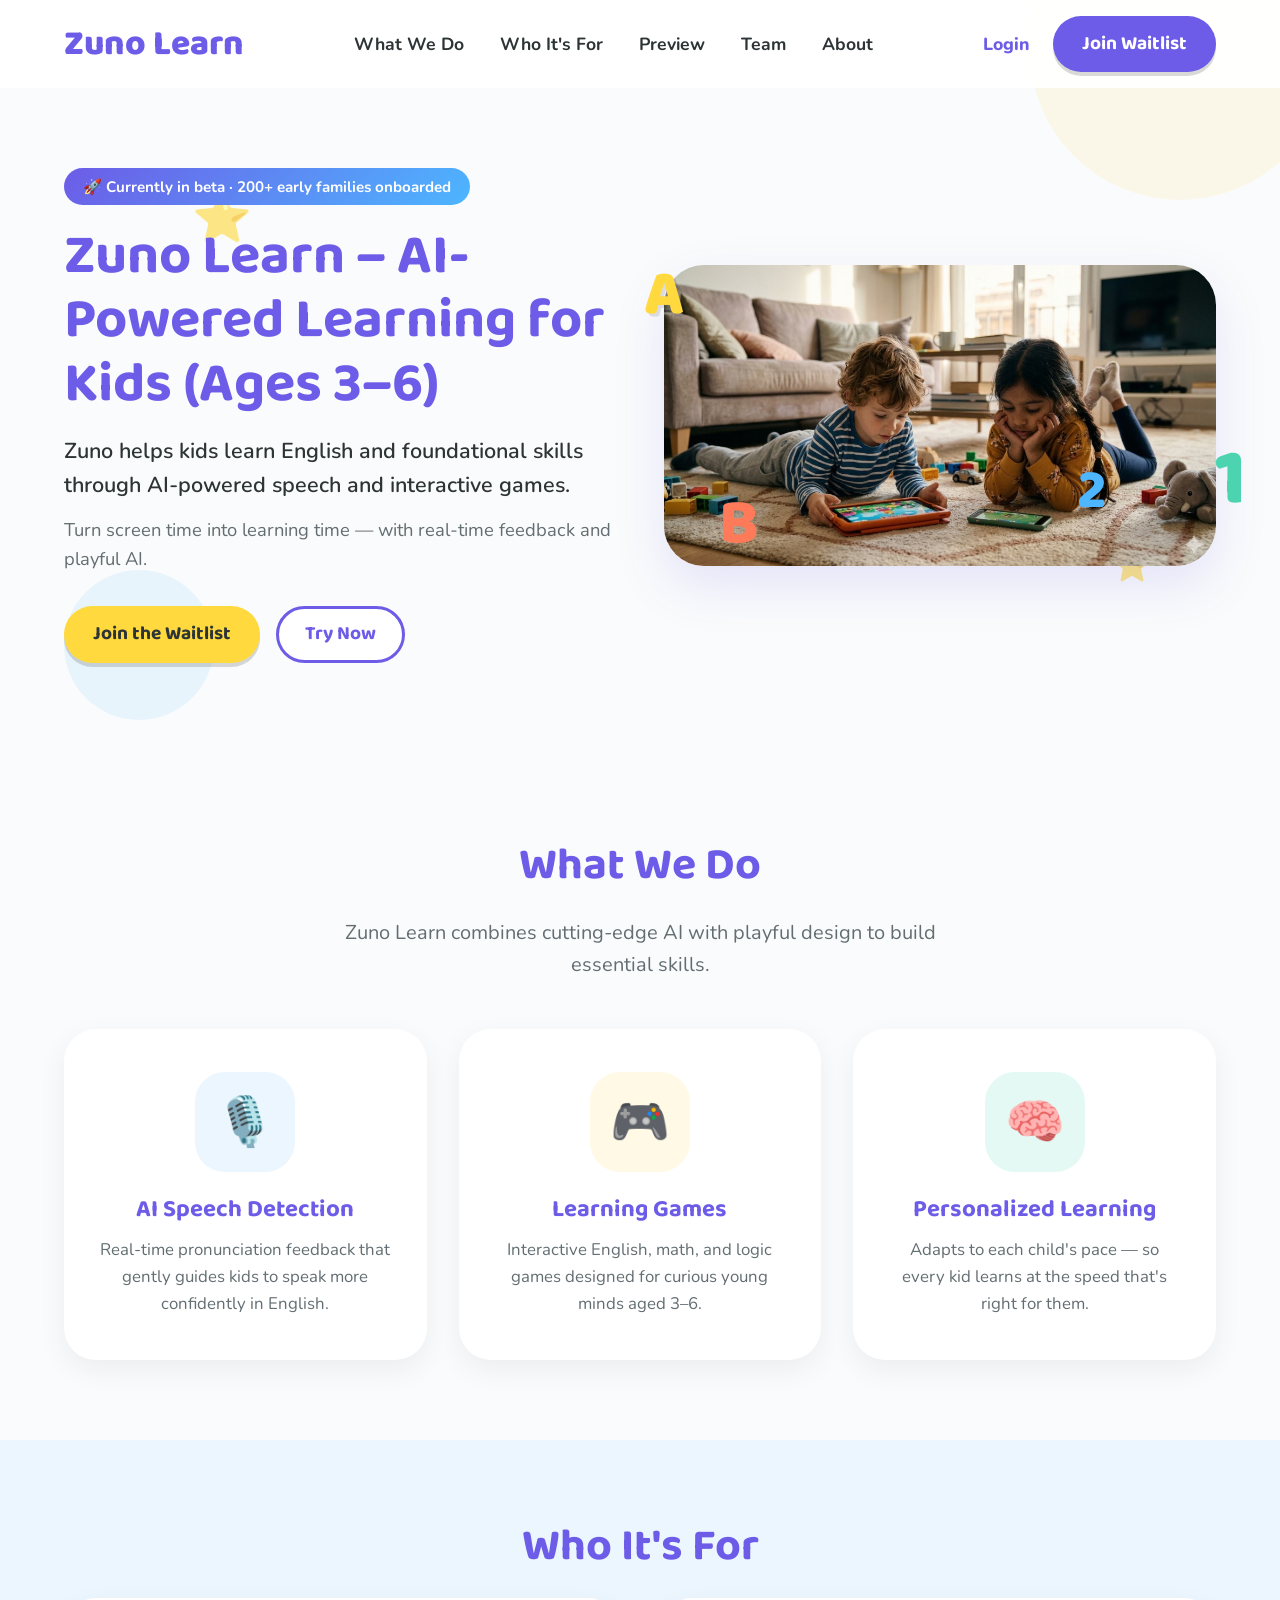
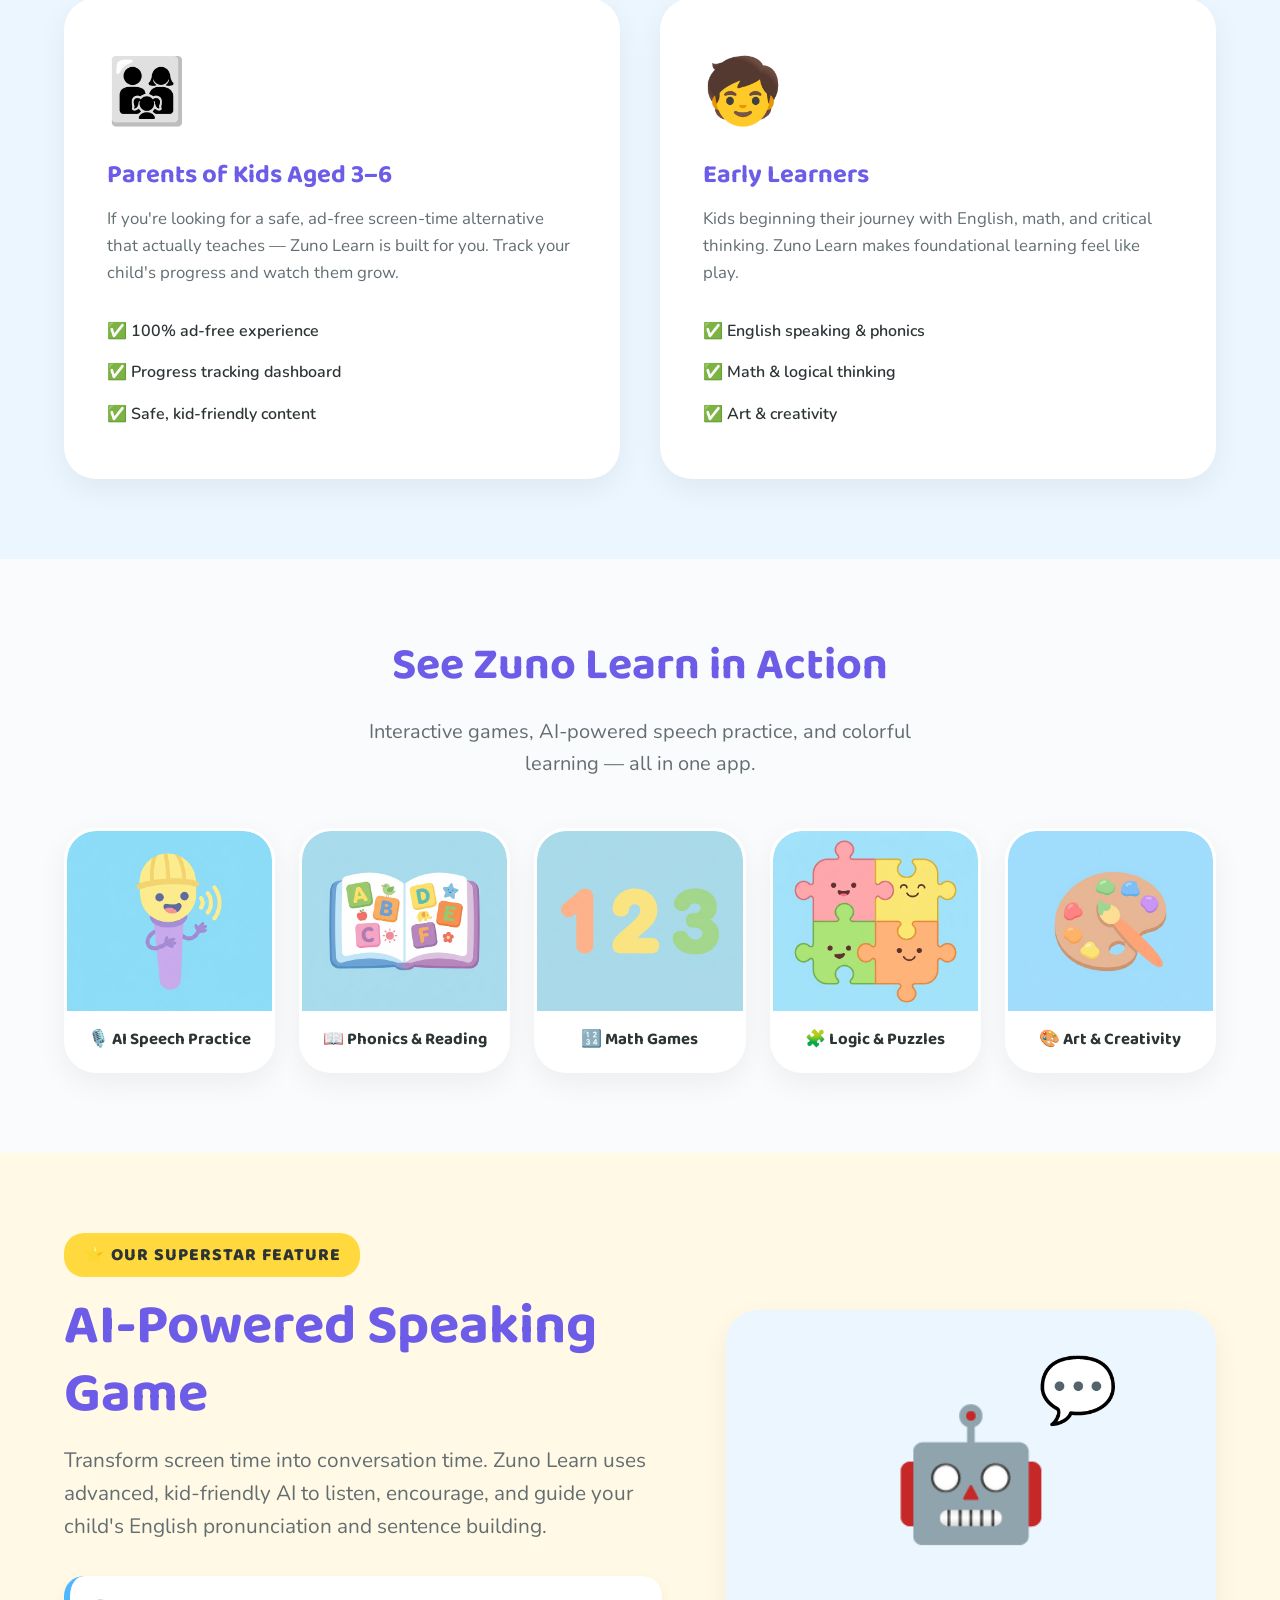
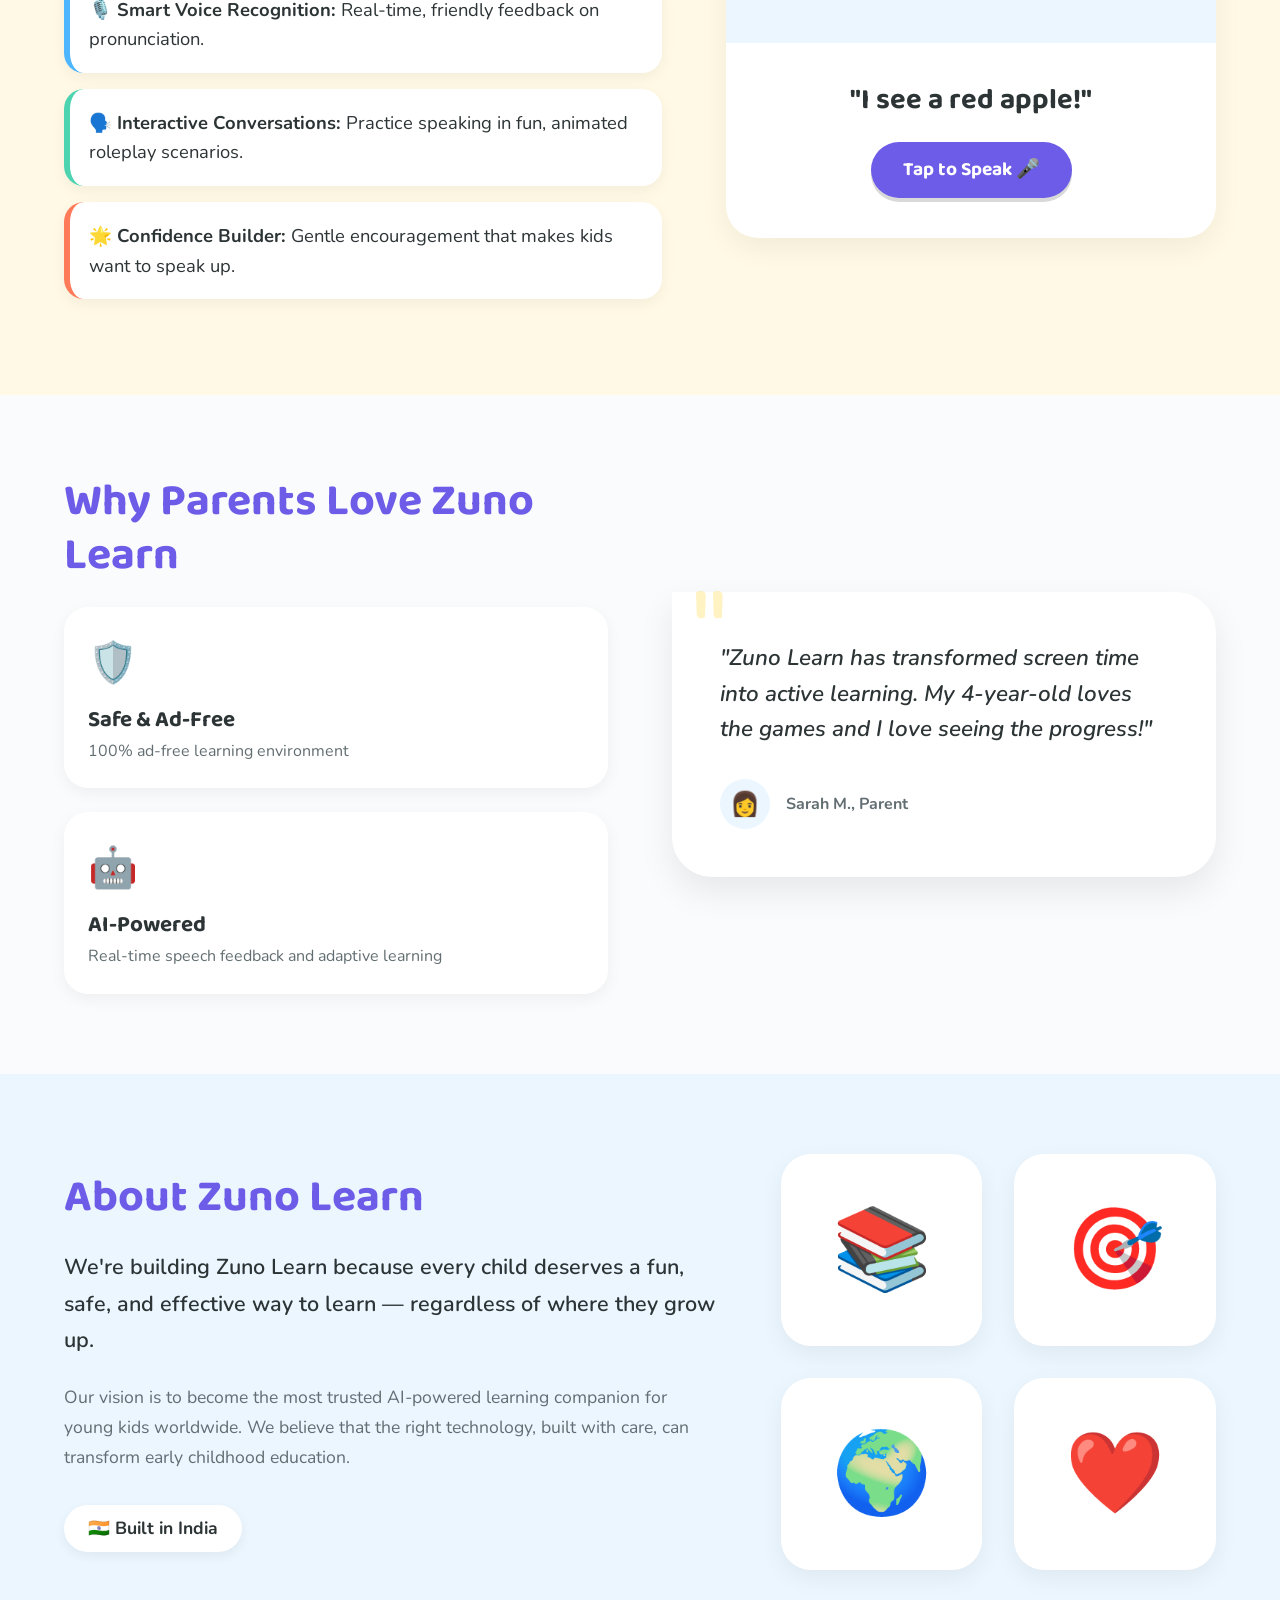
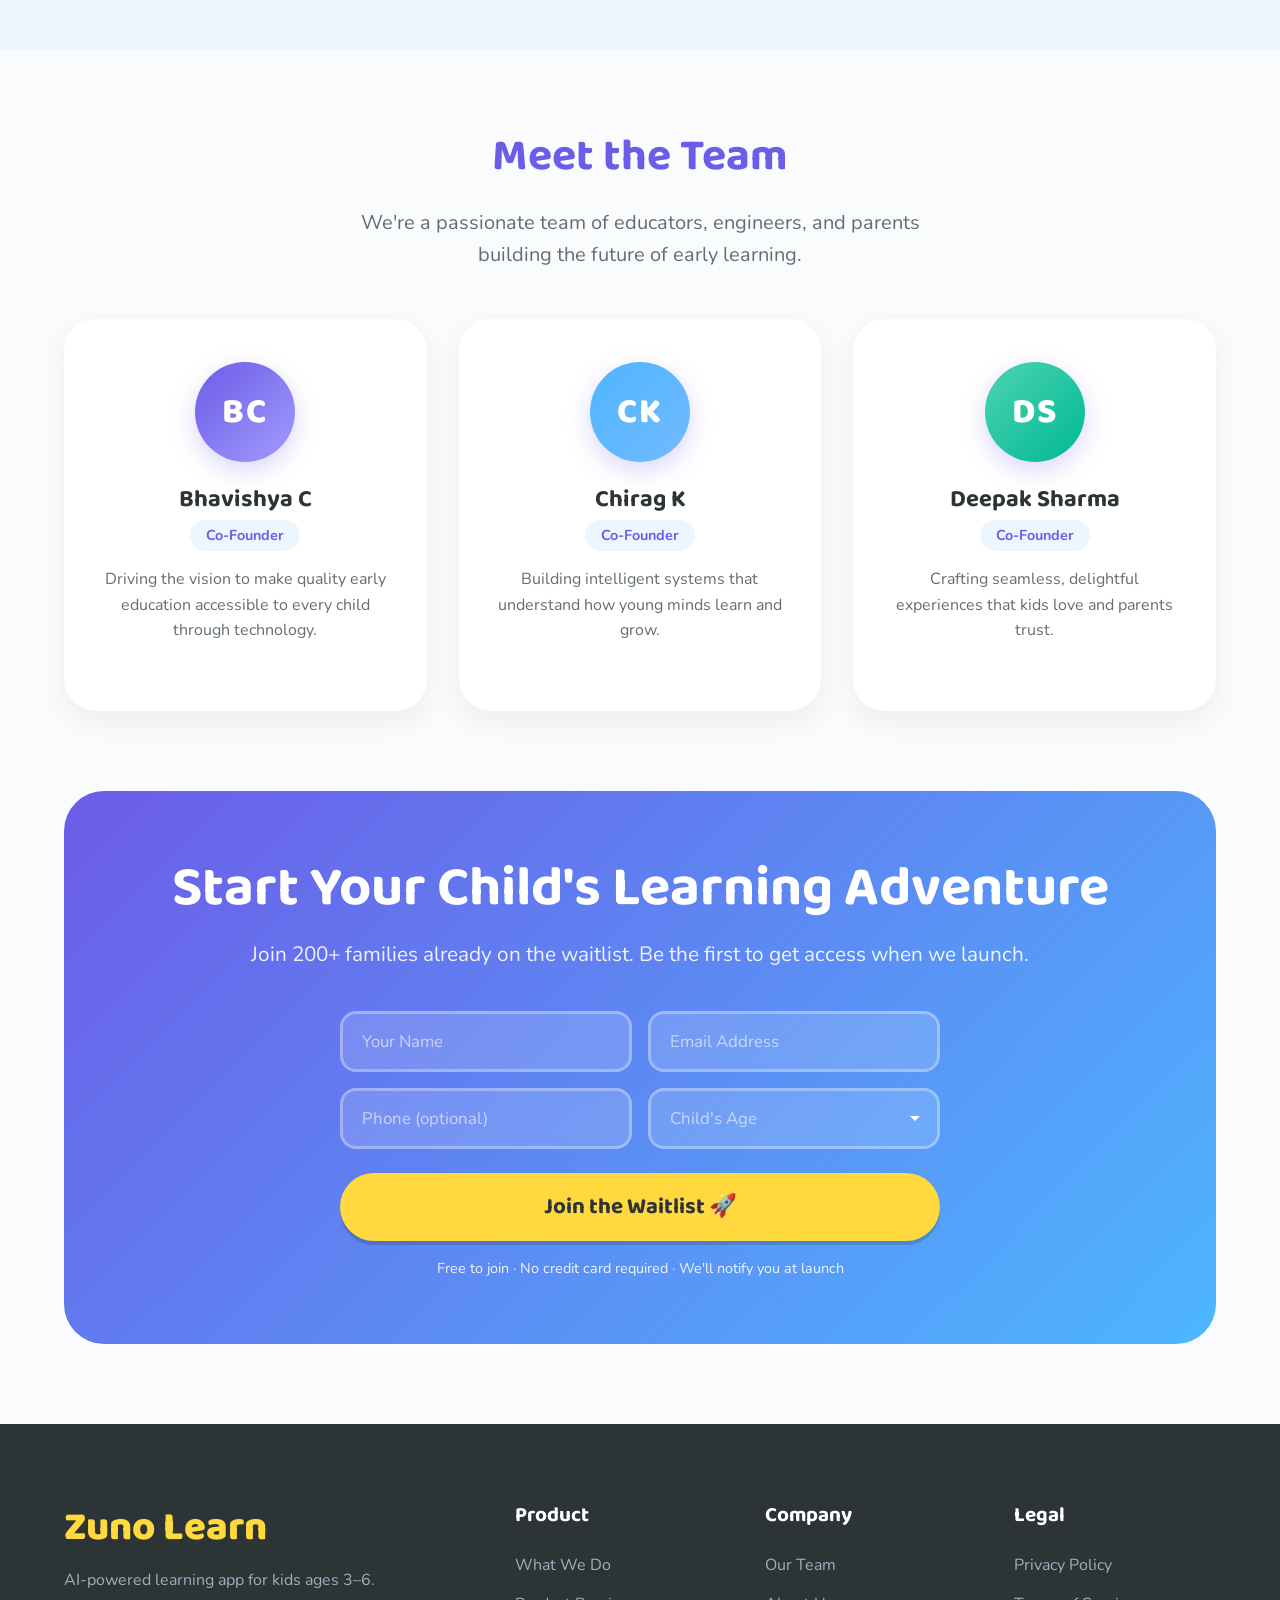
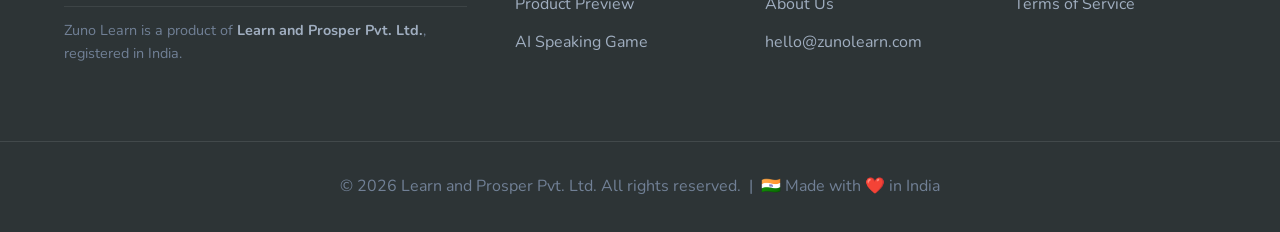
<file: index.html>
<!DOCTYPE html>
<html lang="en">

<head>
  <meta charset="UTF-8" />
  <meta name="viewport" content="width=device-width, initial-scale=1.0" />
  <title>Zuno Learn : AI Powered Learning for Kids</title>
  <meta name="description"
    content="Zuno Learn – AI-powered learning app for kids ages 3–6. Speech detection, interactive games, and personalized learning." />
  <link rel="preconnect" href="https://fonts.googleapis.com" />
  <link rel="preconnect" href="https://fonts.gstatic.com" crossorigin />
  <link
    href="https://fonts.googleapis.com/css2?family=Baloo+2:wght@500;600;700;800&family=Nunito:wght@400;600;700;800&display=swap"
    rel="stylesheet" />
  <link rel="stylesheet" href="style.css?v=7" />
</head>

<body>
  <!-- Floating Background Elements -->
  <div class="floating-bg">
    <div class="bubble b1"></div>
    <div class="bubble b2"></div>
    <div class="star s1">⭐</div>
    <div class="star s2">⭐</div>
    <div class="cloud c1">☁️</div>
  </div>

  <header class="navbar">
    <div class="container nav-content">
      <a href="#" class="logo">Zuno Learn</a>
      <nav class="nav-links">
        <a href="#what-we-do">What We Do</a>
        <a href="#who-its-for">Who It's For</a>
        <a href="#preview">Preview</a>
        <a href="#team">Team</a>
        <a href="#about">About</a>
      </nav>
      <div style="display: flex; align-items: center;">
        <a href="#" class="login-link" onclick="openLoginModal(event)">Login</a>
        <a href="#waitlist" class="btn btn-primary nav-cta">Join Waitlist</a>
      </div>
    </div>
  </header>

  <main>
    <!-- 1. HERO SECTION -->
    <section class="hero">
      <div class="container hero-grid">
        <div class="hero-text">
          <span class="beta-badge">🚀 Currently in beta · 200+ early families onboarded</span>
          <h1>Zuno Learn – AI-Powered Learning for Kids (Ages 3–6)</h1>
          <p class="hero-what">Zuno helps kids learn English and foundational skills through AI-powered speech and
            interactive games.</p>
          <p class="hero-why">Turn screen time into learning time — with real-time feedback and playful AI.</p>
          <div class="hero-buttons">
            <a href="#waitlist" class="btn btn-yellow">Join the Waitlist</a>
            <a href="https://zunolearn-93703.web.app/" class="btn btn-outline" target="_blank" rel="noopener noreferrer">Try Now</a>
          </div>
        </div>
        <div class="hero-image-container">
          <img src="assets/hero_kids.jpg" alt="Children learning on a tablet together" class="hero-img" />
          <div class="floating-letter l1">A</div>
          <div class="floating-number n1">1</div>
          <div class="floating-letter l2">B</div>
          <div class="floating-number n2">2</div>
        </div>
      </div>
    </section>

    <!-- 2. WHAT WE DO SECTION -->
    <section id="what-we-do" class="section what-we-do">
      <div class="container">
        <h2 class="section-title">What We Do</h2>
        <p class="section-subtitle">Zuno Learn combines cutting-edge AI with playful design to build essential skills.
        </p>
        <div class="wwd-grid">
          <div class="card wwd-card">
            <div class="wwd-icon" style="background: var(--bg-blue);">🎙️</div>
            <h3>AI Speech Detection</h3>
            <p>Real-time pronunciation feedback that gently guides kids to speak more confidently in English.</p>
          </div>
          <div class="card wwd-card">
            <div class="wwd-icon" style="background: var(--bg-yellow);">🎮</div>
            <h3>Learning Games</h3>
            <p>Interactive English, math, and logic games designed for curious young minds aged 3–6.</p>
          </div>
          <div class="card wwd-card">
            <div class="wwd-icon" style="background: rgba(76, 212, 176, 0.15);">🧠</div>
            <h3>Personalized Learning</h3>
            <p>Adapts to each child's pace — so every kid learns at the speed that's right for them.</p>
          </div>
        </div>
      </div>
    </section>

    <!-- 3. WHO IT'S FOR SECTION -->
    <section id="who-its-for" class="section who-its-for bg-light-blue">
      <div class="container">
        <h2 class="section-title">Who It's For</h2>
        <div class="wif-grid">
          <div class="card wif-card">
            <div class="wif-emoji">👨‍👩‍👧</div>
            <h3>Parents of Kids Aged 3–6</h3>
            <p>If you're looking for a safe, ad-free screen-time alternative that actually teaches — Zuno Learn is built
              for you. Track your child's progress and watch them grow.</p>
            <ul class="wif-list">
              <li>✅ 100% ad-free experience</li>
              <li>✅ Progress tracking dashboard</li>
              <li>✅ Safe, kid-friendly content</li>
            </ul>
          </div>
          <div class="card wif-card">
            <div class="wif-emoji">🧒</div>
            <h3>Early Learners</h3>
            <p>Kids beginning their journey with English, math, and critical thinking. Zuno Learn makes foundational
              learning feel like play.</p>
            <ul class="wif-list">
              <li>✅ English speaking & phonics</li>
              <li>✅ Math & logical thinking</li>
              <li>✅ Art & creativity</li>
            </ul>
          </div>
        </div>
      </div>
    </section>

    <!-- 4. PRODUCT PREVIEW SECTION -->
    <section id="preview" class="section product-preview">
      <div class="container">
        <h2 class="section-title">See Zuno Learn in Action</h2>
        <p class="section-subtitle">Interactive games, AI-powered speech practice, and colorful learning — all in one
          app.</p>
        <div class="preview-grid">
          <div class="preview-card card">
            <img src="assets/skill_speaking.png" alt="AI Voice Assistant game" class="preview-img" />
            <div class="preview-label">🎙️ AI Speech Practice</div>
          </div>
          <div class="preview-card card">
            <img src="assets/skill_english.png" alt="English Phonics & Reading" class="preview-img" />
            <div class="preview-label">📖 Phonics & Reading</div>
          </div>
          <div class="preview-card card">
            <img src="assets/skill_math.png" alt="Math Games" class="preview-img" />
            <div class="preview-label">🔢 Math Games</div>
          </div>
          <div class="preview-card card">
            <img src="assets/skill_logic.png" alt="Logic & Puzzles" class="preview-img" />
            <div class="preview-label">🧩 Logic & Puzzles</div>
          </div>
          <div class="preview-card card">
            <img src="assets/skill_art.png" alt="Art & Creativity" class="preview-img" />
            <div class="preview-label">🎨 Art & Creativity</div>
          </div>
        </div>
      </div>
    </section>

    <!-- 5. HERO FEATURE SECTION (AI Speaking Game) -->
    <section id="features" class="section bg-light-yellow">
      <div class="container">
        <div class="feature-showcase">
          <div class="feature-showcase-text">
            <span class="badge-label">⭐ Our Superstar Feature</span>
            <h2 style="text-align: left; margin: 1rem 0; font-size: 3.5rem; color: var(--purple);">AI-Powered Speaking
              Game</h2>
            <p style="font-size: 1.3rem; margin-bottom: 2rem; color: var(--light-text);">
              Transform screen time into conversation time. Zuno Learn uses advanced, kid-friendly AI to listen,
              encourage, and guide your child's English pronunciation and sentence building.
            </p>
            <ul class="feature-list">
              <li style="border-left-color: var(--blue);">🎙️ <strong>Smart Voice Recognition:</strong> Real-time,
                friendly feedback on pronunciation.</li>
              <li style="border-left-color: var(--green);">🗣️ <strong>Interactive Conversations:</strong> Practice
                speaking in fun, animated roleplay scenarios.</li>
              <li style="border-left-color: var(--orange);">🌟 <strong>Confidence Builder:</strong> Gentle encouragement
                that makes kids want to speak up.</li>
            </ul>
          </div>
          <div class="feature-showcase-image card">
            <div
              style="font-size: 8rem; text-align: center; padding: 4rem 0; background: var(--bg-blue); border-radius: 32px 32px 0 0; position: relative; overflow: hidden;">
              <div class="bounce" style="display: inline-block;">🤖</div>
              <div style="position: absolute; top: 30px; right: 20%; font-size: 4rem; animation: float 3s infinite;">💬
              </div>
            </div>
            <div style="padding: 2.5rem; text-align: center;">
              <h3 style="color: var(--dark-text); font-size: 1.8rem; margin-bottom: 1.5rem;">"I see a red apple!"</h3>
              <div style="display:flex; justify-content:center; gap: 1rem; align-items: center;">
                <span class="btn btn-primary" style="padding: 0.8rem 2rem; border-radius: 50px; font-size: 1.2rem;">Tap
                  to Speak 🎤</span>
              </div>
            </div>
          </div>
        </div>
      </div>
    </section>

    <!-- 6. TRUST SECTION -->
    <section id="parents" class="trust section">
      <div class="container">
        <div class="trust-grid">
          <div class="trust-info">
            <h2 class="section-title" style="text-align:left;">Why Parents Love Zuno Learn</h2>
            <div class="trust-badges">
              <div class="badge">
                <span class="icon">🛡️</span>
                <strong>Safe & Ad-Free</strong>
                <p>100% ad-free learning environment</p>
              </div>
              <div class="badge">
                <span class="icon">🤖</span>
                <strong>AI-Powered</strong>
                <p>Real-time speech feedback and adaptive learning</p>
              </div>
            </div>
          </div>
          <div class="trust-testimonial">
            <div class="card testimonial-card">
              <p>"Zuno Learn has transformed screen time into active learning. My 4-year-old loves the games and I love
                seeing the progress!"</p>
              <div class="parent-name">
                <div class="avatar">👩</div>
                <span>Sarah M., Parent</span>
              </div>
            </div>
          </div>
        </div>
      </div>
    </section>

    <!-- 7. ABOUT / COMPANY SECTION -->
    <section id="about" class="section about-section bg-light-blue">
      <div class="container about-content">
        <div class="about-text">
          <h2 class="section-title" style="text-align: left;">About Zuno Learn</h2>
          <p class="about-lead">We're building Zuno Learn because every child deserves a fun, safe, and effective way to
            learn — regardless of where they grow up.</p>
          <p class="about-vision">Our vision is to become the most trusted AI-powered learning companion for young kids
            worldwide. We believe that the right technology, built with care, can transform early childhood education.
          </p>
          <div class="about-badge">
            <span>🇮🇳 Built in India</span>
          </div>
        </div>
        <div class="about-visual">
          <div class="about-emoji-grid">
            <span class="about-emoji bounce">📚</span>
            <span class="about-emoji bounce-alt">🎯</span>
            <span class="about-emoji bounce">🌍</span>
            <span class="about-emoji bounce-alt">❤️</span>
          </div>
        </div>
      </div>
    </section>

    <!-- 8. MEET THE TEAM SECTION -->
    <section id="team" class="section team-section">
      <div class="container">
        <h2 class="section-title">Meet the Team</h2>
        <p class="section-subtitle">We're a passionate team of educators, engineers, and parents building the future of
          early learning.</p>
        <div class="team-grid">
          <div class="card team-card">
            <div class="team-avatar" style="background: linear-gradient(135deg, #6C5CE7, #a29bfe);">BC</div>
            <h3>Bhavishya C</h3>
            <span class="team-role">Co-Founder</span>
            <p>Driving the vision to make quality early education accessible to every child through technology.</p>
          </div>
          <div class="card team-card">
            <div class="team-avatar" style="background: linear-gradient(135deg, #4DB6FF, #74b9ff);">CK</div>
            <h3>Chirag K</h3>
            <span class="team-role">Co-Founder</span>
            <p>Building intelligent systems that understand how young minds learn and grow.</p>

          </div>
          <div class="card team-card">
            <div class="team-avatar" style="background: linear-gradient(135deg, #4CD4B0, #00b894);">DS</div>
            <h3>Deepak Sharma</h3>
            <span class="team-role">Co-Founder</span>
            <p>Crafting seamless, delightful experiences that kids love and parents trust.</p>

          </div>
        </div>
      </div>
    </section>

    <!-- 9. WAITLIST CTA -->
    <section id="waitlist" class="cta section gradient-bg">
      <div class="container cta-content">
        <h2>Start Your Child's Learning Adventure</h2>
        <p>Join 200+ families already on the waitlist. Be the first to get access when we launch.</p>
        <form id="waitlistFormInline" class="waitlist-form" onsubmit="handleWaitlist(event, this)">
          <div class="waitlist-fields">
            <input type="text" name="parentName" placeholder="Your Name" required />
            <input type="email" name="parentEmail" placeholder="Email Address" required />
            <input type="tel" name="parentPhone" placeholder="Phone (optional)" />
            <select name="childAge" required>
              <option value="" disabled selected>Child's Age</option>
              <option value="3">3 years</option>
              <option value="4">4 years</option>
              <option value="5">5 years</option>
              <option value="6">6 years</option>
            </select>
          </div>
          <button type="submit" class="btn btn-yellow btn-large waitlist-submit">Join the Waitlist 🚀</button>
          <p class="waitlist-note">Free to join · No credit card required · We'll notify you at launch</p>
        </form>
      </div>
    </section>
  </main>

  <!-- 9. FOOTER -->
  <footer class="footer">
    <div class="container footer-grid">
      <div class="footer-brand">
        <a href="#" class="logo">Zuno Learn</a>
        <p>AI-powered learning app for kids ages 3–6.</p>
        <p class="footer-company">Zuno Learn is a product of <strong>Learn and Prosper Pvt. Ltd.</strong>, registered in
          India.</p>
      </div>
      <div>
        <h4>Product</h4>
        <a href="#what-we-do">What We Do</a>
        <a href="#preview">Product Preview</a>
        <a href="#features">AI Speaking Game</a>
      </div>
      <div>
        <h4>Company</h4>
        <a href="#team">Our Team</a>
        <a href="#about">About Us</a>
        <a href="mailto:hello@zunolearn.com">hello@zunolearn.com</a>
      </div>
      <div>
        <h4>Legal</h4>
        <a href="privacy.html">Privacy Policy</a>
        <a href="terms.html">Terms of Service</a>
      </div>
    </div>
    <div class="footer-bottom">
      <p>&copy; 2026 Learn and Prosper Pvt. Ltd. All rights reserved. &nbsp;|&nbsp; 🇮🇳 Made with ❤️ in India</p>
    </div>
  </footer>

  <!-- Login Modal -->
  <div id="loginModal" class="modal" aria-hidden="true">
    <div class="modal-content card">
      <span class="close-btn" onclick="closeLoginModal()">&times;</span>
      <h2 style="color: var(--purple); font-size: 2.5rem; margin-bottom: 0.5rem;">Welcome Back!</h2>
      <p style="color: var(--light-text); margin-bottom: 2rem;">Log in to continue your child's learning adventure.</p>
      <form onsubmit="event.preventDefault(); alert('Login Request Sent!'); closeLoginModal();">
        <div class="form-group">
          <label for="email">Email Address</label>
          <input type="email" id="email" required placeholder="parents@zunolearn.com" />
        </div>
        <div class="form-group">
          <label for="password">Password</label>
          <input type="password" id="password" required placeholder="••••••••" />
        </div>
        <button type="submit" class="btn btn-primary" style="width: 100%; margin-top: 1rem; border-radius: 16px;">Log
          In</button>
      </form>
    </div>
  </div>

  <script>
    const modal = document.getElementById("loginModal");
    function openLoginModal(e) {
      if (e) e.preventDefault();
      modal.classList.add("show");
    }
    function closeLoginModal() {
      modal.classList.remove("show");
    }
    window.onclick = function (event) {
      if (event.target === modal) {
        closeLoginModal();
      }
    }

    function handleWaitlist(e, form) {
      e.preventDefault();
      const data = new FormData(form);
      const name = data.get('parentName');
      // In production, send this to your backend
      form.innerHTML = '<div class="waitlist-success"><span style="font-size:3rem;">🎉</span><h3>You\'re on the list, ' + name + '!</h3><p>We\'ll notify you as soon as Zuno Learn launches. Thank you for believing in us!</p></div>';
    }

    // Smooth scroll for anchor links
    document.querySelectorAll('a[href^="#"]').forEach(anchor => {
      anchor.addEventListener('click', function (ev) {
        const href = this.getAttribute('href');
        if (href === '#' || href === '#0') return;
        const target = document.querySelector(href);
        if (target) {
          ev.preventDefault();
          target.scrollIntoView({ behavior: 'smooth', block: 'start' });
        }
      });
    });
  </script>
</body>

</html>
</file>
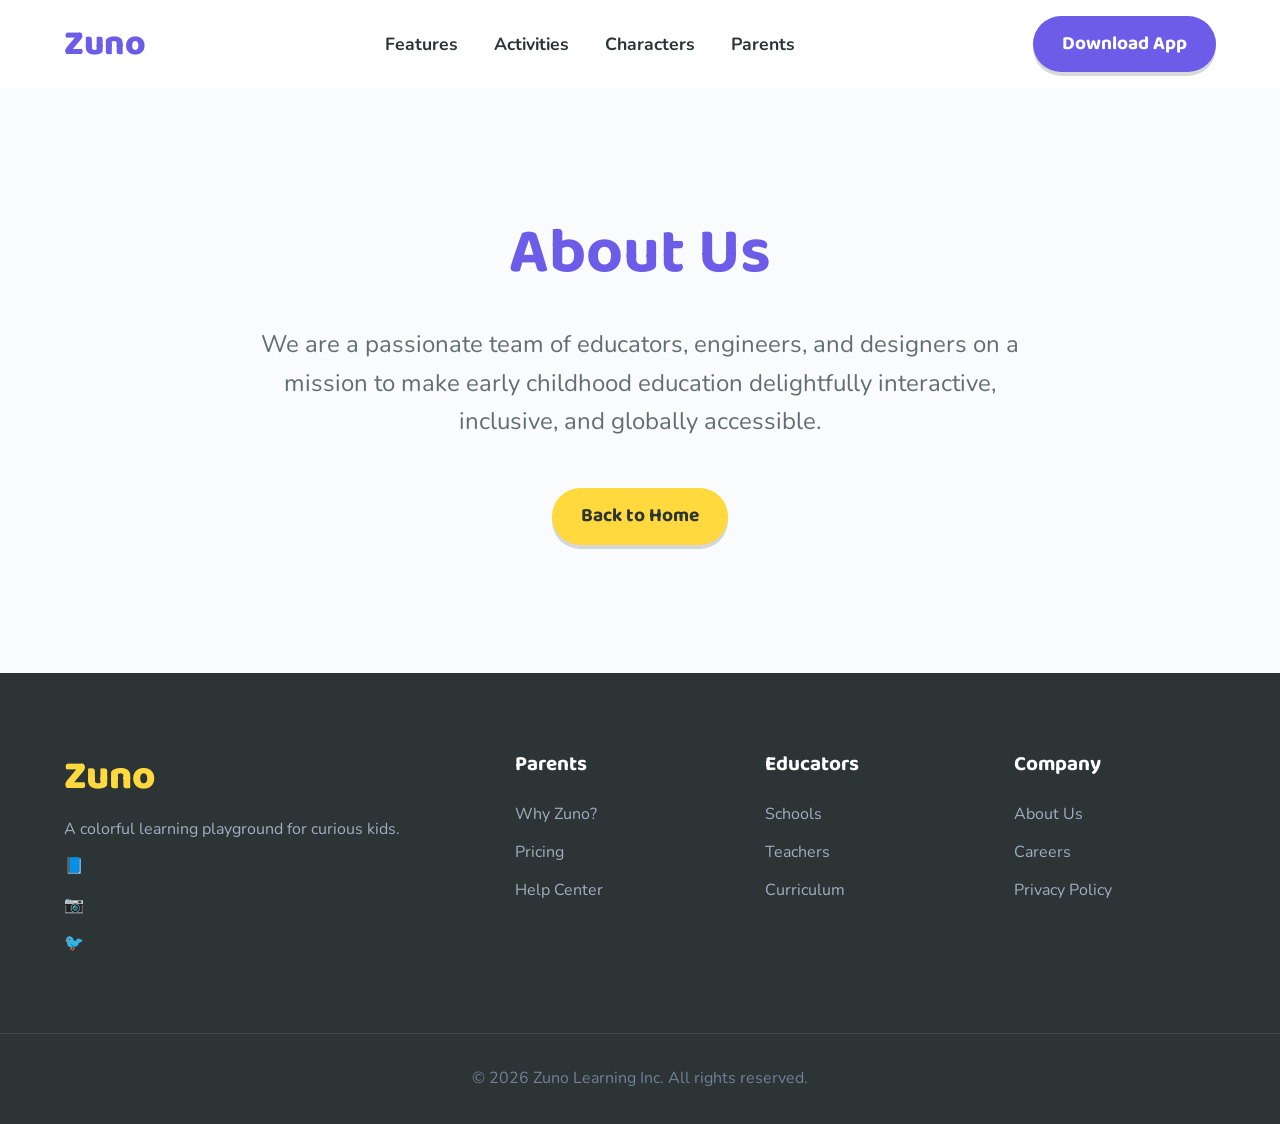
<file: about.html>
<!DOCTYPE html>
<html lang="en">
<head>
  <meta charset="UTF-8" />
  <meta name="viewport" content="width=device-width, initial-scale=1.0" />
  <title>Zuno | About Us</title>
  <link rel="stylesheet" href="style.css?v=2" />
  <link href="https://fonts.googleapis.com/css2?family=Baloo+2:wght@500;600;700;800&family=Nunito:wght@400;600;700;800&display=swap" rel="stylesheet" />
</head>
<body>
  <header class="navbar">
    <div class="container nav-content">
      <a href="index.html" class="logo">Zuno</a>
      <nav class="nav-links">
        <a href="index.html#features">Features</a>
        <a href="index.html#activities">Activities</a>
        <a href="index.html#characters">Characters</a>
        <a href="index.html#parents">Parents</a>
      </nav>
      <a href="index.html#download" class="btn btn-primary nav-cta">Download App</a>
    </div>
  </header>

  <main style="padding: 8rem 0; text-align: center; min-height: 50vh; background: var(--bg-color);">
    <div class="container">
      <h1 style="color: var(--purple); font-size: 4rem; margin-bottom: 2rem;">About Us</h1>
      <p style="font-size: 1.5rem; color: var(--light-text); max-width: 800px; margin: 0 auto;">
        We are a passionate team of educators, engineers, and designers on a mission to make early childhood education delightfully interactive, inclusive, and globally accessible.
      </p>
      <div style="margin-top: 3rem;">
        <a href="index.html" class="btn btn-yellow">Back to Home</a>
      </div>
    </div>
  </main>

  <footer class="footer">
    <div class="container footer-grid">
      <div class="footer-brand">
        <a href="index.html" class="logo">Zuno</a>
        <p>A colorful learning playground for curious kids.</p>
        <div class="socials">
          <a href="#">📘</a> <a href="#">📷</a> <a href="#">🐦</a>
        </div>
      </div>
      <div>
        <h4>Parents</h4>
        <a href="why-zuno.html">Why Zuno?</a>
        <a href="pricing.html">Pricing</a>
        <a href="help-center.html">Help Center</a>
      </div>
      <div>
        <h4>Educators</h4>
        <a href="schools.html">Schools</a>
        <a href="teachers.html">Teachers</a>
        <a href="curriculum.html">Curriculum</a>
      </div>
      <div>
        <h4>Company</h4>
        <a href="about.html">About Us</a>
        <a href="careers.html">Careers</a>
        <a href="privacy.html">Privacy Policy</a>
      </div>
    </div>
    <div class="footer-bottom">
      <p>&copy; 2026 Zuno Learning Inc. All rights reserved.</p>
    </div>
  </footer>
</body>
</html>
</file>
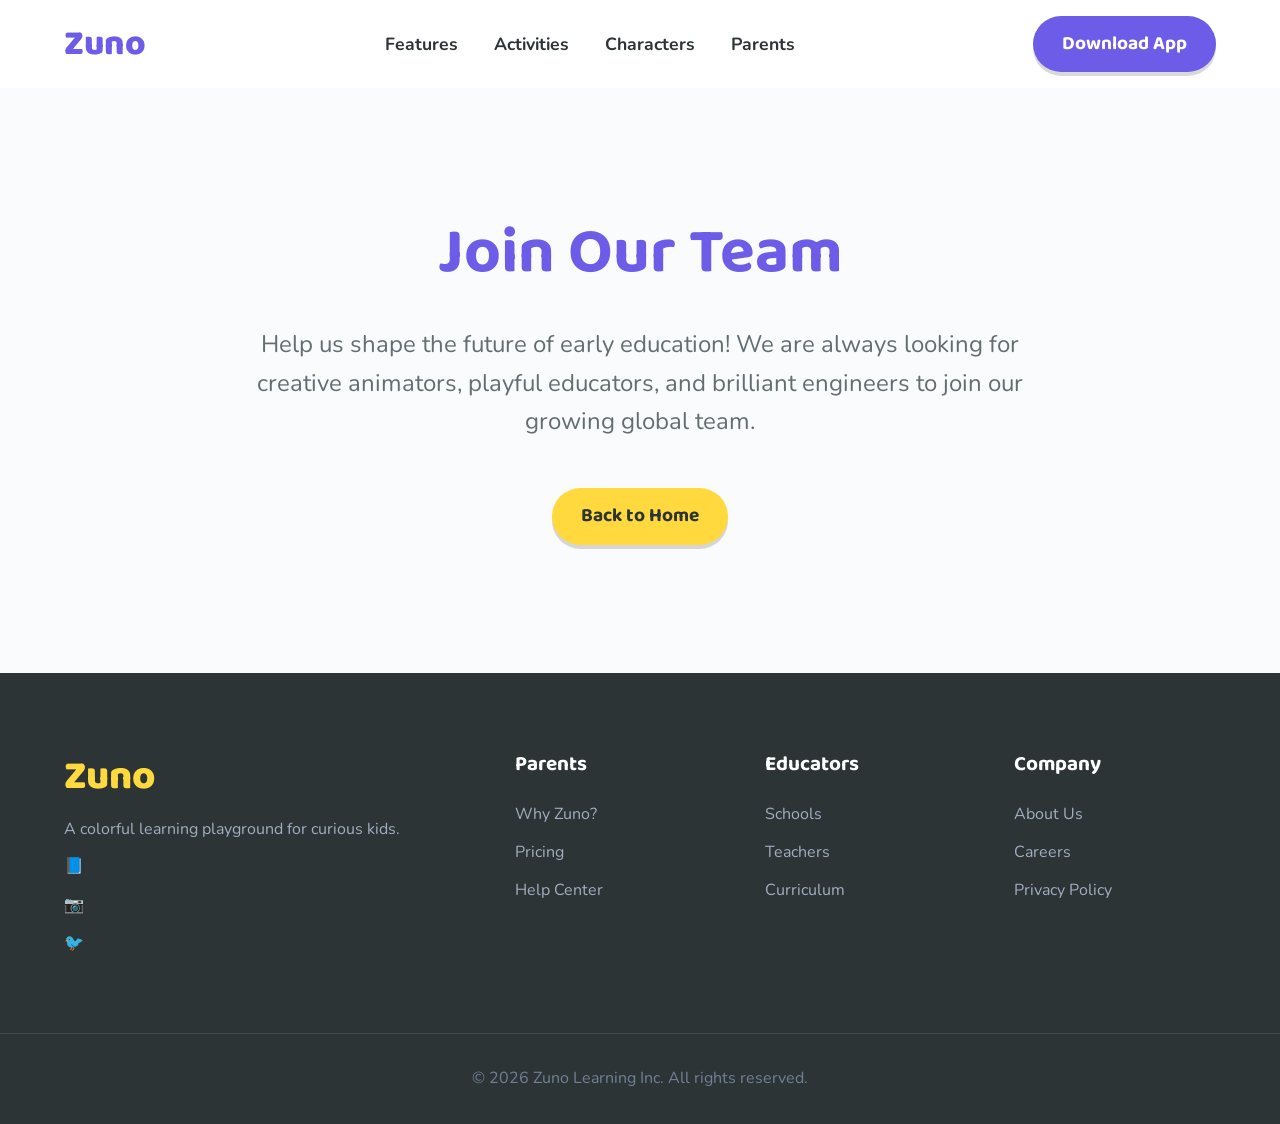
<file: careers.html>
<!DOCTYPE html>
<html lang="en">
<head>
  <meta charset="UTF-8" />
  <meta name="viewport" content="width=device-width, initial-scale=1.0" />
  <title>Zuno | Join Our Team</title>
  <link rel="stylesheet" href="style.css?v=2" />
  <link href="https://fonts.googleapis.com/css2?family=Baloo+2:wght@500;600;700;800&family=Nunito:wght@400;600;700;800&display=swap" rel="stylesheet" />
</head>
<body>
  <header class="navbar">
    <div class="container nav-content">
      <a href="index.html" class="logo">Zuno</a>
      <nav class="nav-links">
        <a href="index.html#features">Features</a>
        <a href="index.html#activities">Activities</a>
        <a href="index.html#characters">Characters</a>
        <a href="index.html#parents">Parents</a>
      </nav>
      <a href="index.html#download" class="btn btn-primary nav-cta">Download App</a>
    </div>
  </header>

  <main style="padding: 8rem 0; text-align: center; min-height: 50vh; background: var(--bg-color);">
    <div class="container">
      <h1 style="color: var(--purple); font-size: 4rem; margin-bottom: 2rem;">Join Our Team</h1>
      <p style="font-size: 1.5rem; color: var(--light-text); max-width: 800px; margin: 0 auto;">
        Help us shape the future of early education! We are always looking for creative animators, playful educators, and brilliant engineers to join our growing global team.
      </p>
      <div style="margin-top: 3rem;">
        <a href="index.html" class="btn btn-yellow">Back to Home</a>
      </div>
    </div>
  </main>

  <footer class="footer">
    <div class="container footer-grid">
      <div class="footer-brand">
        <a href="index.html" class="logo">Zuno</a>
        <p>A colorful learning playground for curious kids.</p>
        <div class="socials">
          <a href="#">📘</a> <a href="#">📷</a> <a href="#">🐦</a>
        </div>
      </div>
      <div>
        <h4>Parents</h4>
        <a href="why-zuno.html">Why Zuno?</a>
        <a href="pricing.html">Pricing</a>
        <a href="help-center.html">Help Center</a>
      </div>
      <div>
        <h4>Educators</h4>
        <a href="schools.html">Schools</a>
        <a href="teachers.html">Teachers</a>
        <a href="curriculum.html">Curriculum</a>
      </div>
      <div>
        <h4>Company</h4>
        <a href="about.html">About Us</a>
        <a href="careers.html">Careers</a>
        <a href="privacy.html">Privacy Policy</a>
      </div>
    </div>
    <div class="footer-bottom">
      <p>&copy; 2026 Zuno Learning Inc. All rights reserved.</p>
    </div>
  </footer>
</body>
</html>
</file>
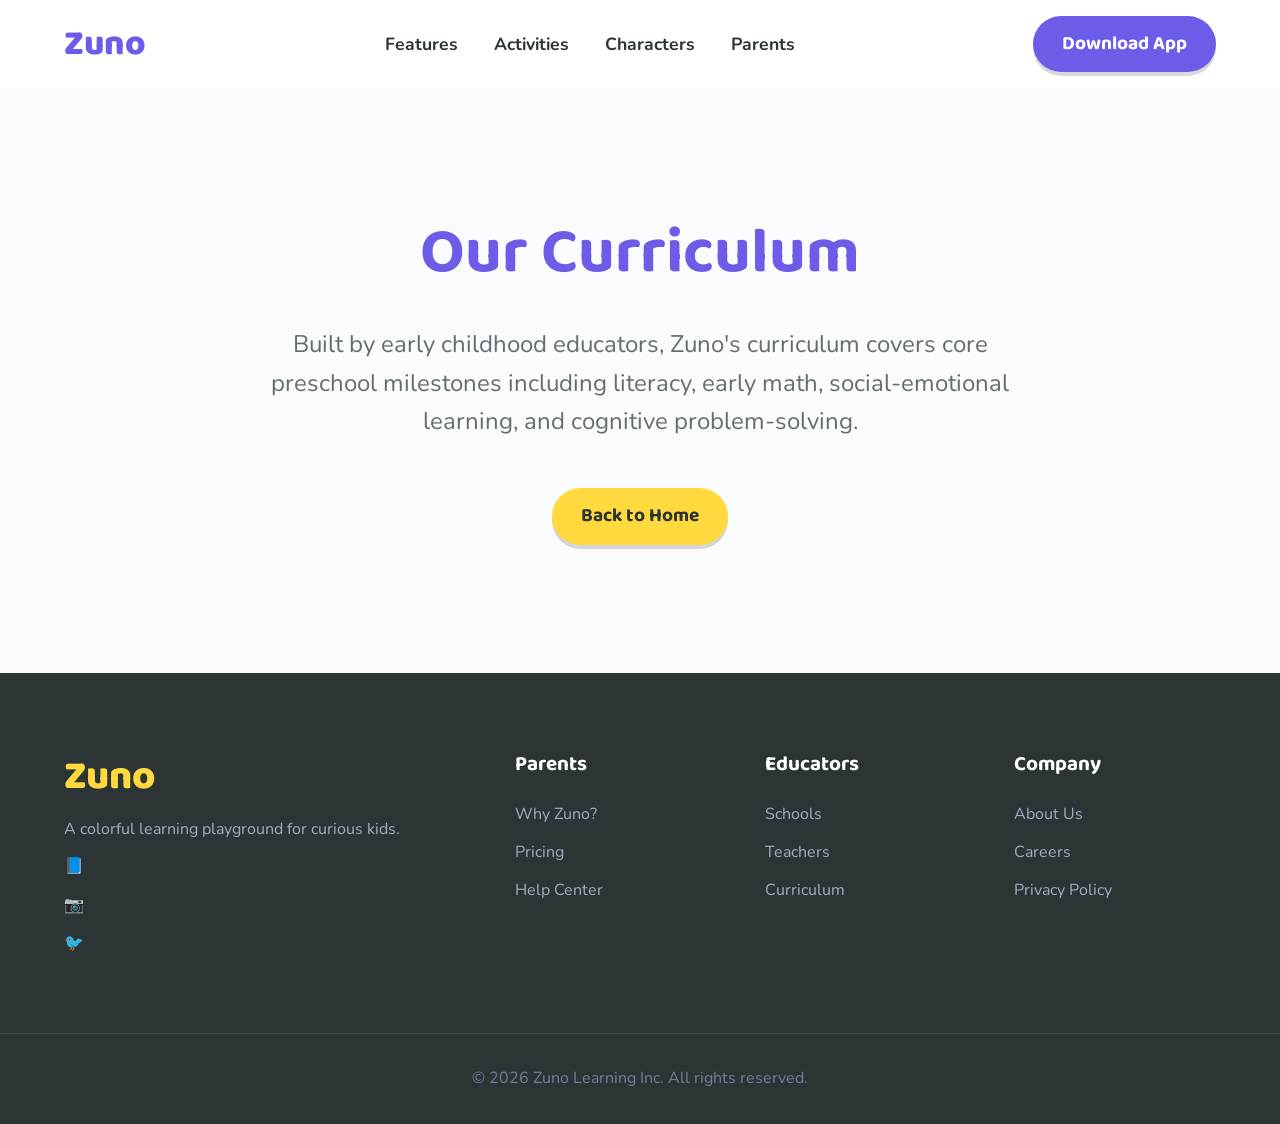
<file: curriculum.html>
<!DOCTYPE html>
<html lang="en">
<head>
  <meta charset="UTF-8" />
  <meta name="viewport" content="width=device-width, initial-scale=1.0" />
  <title>Zuno | Our Curriculum</title>
  <link rel="stylesheet" href="style.css?v=2" />
  <link href="https://fonts.googleapis.com/css2?family=Baloo+2:wght@500;600;700;800&family=Nunito:wght@400;600;700;800&display=swap" rel="stylesheet" />
</head>
<body>
  <header class="navbar">
    <div class="container nav-content">
      <a href="index.html" class="logo">Zuno</a>
      <nav class="nav-links">
        <a href="index.html#features">Features</a>
        <a href="index.html#activities">Activities</a>
        <a href="index.html#characters">Characters</a>
        <a href="index.html#parents">Parents</a>
      </nav>
      <a href="index.html#download" class="btn btn-primary nav-cta">Download App</a>
    </div>
  </header>

  <main style="padding: 8rem 0; text-align: center; min-height: 50vh; background: var(--bg-color);">
    <div class="container">
      <h1 style="color: var(--purple); font-size: 4rem; margin-bottom: 2rem;">Our Curriculum</h1>
      <p style="font-size: 1.5rem; color: var(--light-text); max-width: 800px; margin: 0 auto;">
        Built by early childhood educators, Zuno's curriculum covers core preschool milestones including literacy, early math, social-emotional learning, and cognitive problem-solving.
      </p>
      <div style="margin-top: 3rem;">
        <a href="index.html" class="btn btn-yellow">Back to Home</a>
      </div>
    </div>
  </main>

  <footer class="footer">
    <div class="container footer-grid">
      <div class="footer-brand">
        <a href="index.html" class="logo">Zuno</a>
        <p>A colorful learning playground for curious kids.</p>
        <div class="socials">
          <a href="#">📘</a> <a href="#">📷</a> <a href="#">🐦</a>
        </div>
      </div>
      <div>
        <h4>Parents</h4>
        <a href="why-zuno.html">Why Zuno?</a>
        <a href="pricing.html">Pricing</a>
        <a href="help-center.html">Help Center</a>
      </div>
      <div>
        <h4>Educators</h4>
        <a href="schools.html">Schools</a>
        <a href="teachers.html">Teachers</a>
        <a href="curriculum.html">Curriculum</a>
      </div>
      <div>
        <h4>Company</h4>
        <a href="about.html">About Us</a>
        <a href="careers.html">Careers</a>
        <a href="privacy.html">Privacy Policy</a>
      </div>
    </div>
    <div class="footer-bottom">
      <p>&copy; 2026 Zuno Learning Inc. All rights reserved.</p>
    </div>
  </footer>
</body>
</html>
</file>
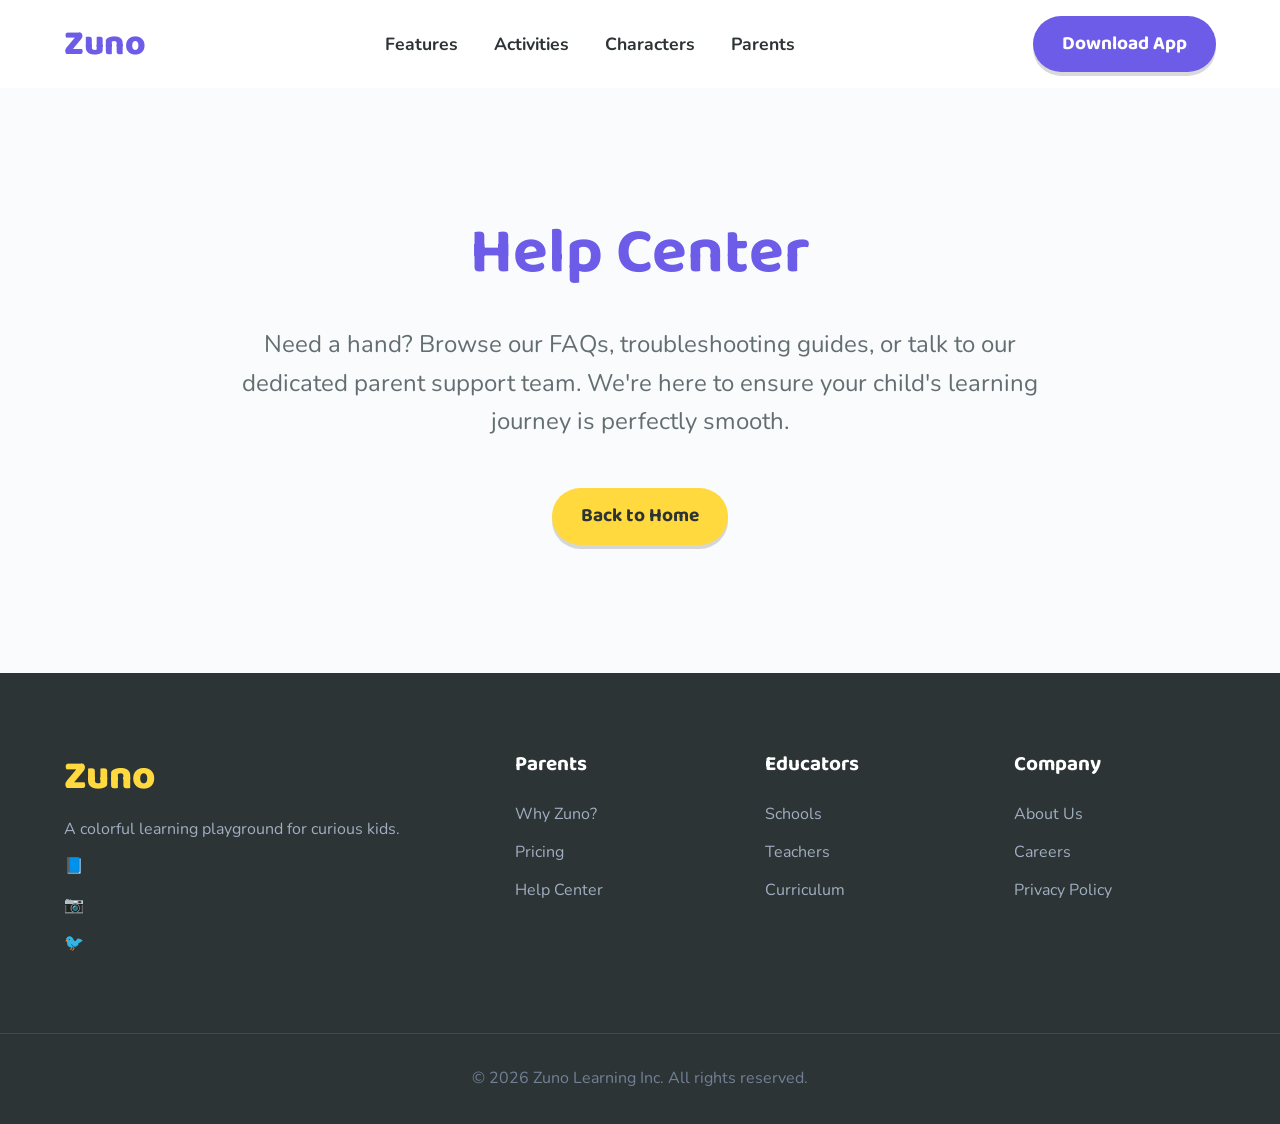
<file: help-center.html>
<!DOCTYPE html>
<html lang="en">
<head>
  <meta charset="UTF-8" />
  <meta name="viewport" content="width=device-width, initial-scale=1.0" />
  <title>Zuno | Help Center</title>
  <link rel="stylesheet" href="style.css?v=2" />
  <link href="https://fonts.googleapis.com/css2?family=Baloo+2:wght@500;600;700;800&family=Nunito:wght@400;600;700;800&display=swap" rel="stylesheet" />
</head>
<body>
  <header class="navbar">
    <div class="container nav-content">
      <a href="index.html" class="logo">Zuno</a>
      <nav class="nav-links">
        <a href="index.html#features">Features</a>
        <a href="index.html#activities">Activities</a>
        <a href="index.html#characters">Characters</a>
        <a href="index.html#parents">Parents</a>
      </nav>
      <a href="index.html#download" class="btn btn-primary nav-cta">Download App</a>
    </div>
  </header>

  <main style="padding: 8rem 0; text-align: center; min-height: 50vh; background: var(--bg-color);">
    <div class="container">
      <h1 style="color: var(--purple); font-size: 4rem; margin-bottom: 2rem;">Help Center</h1>
      <p style="font-size: 1.5rem; color: var(--light-text); max-width: 800px; margin: 0 auto;">
        Need a hand? Browse our FAQs, troubleshooting guides, or talk to our dedicated parent support team. We're here to ensure your child's learning journey is perfectly smooth.
      </p>
      <div style="margin-top: 3rem;">
        <a href="index.html" class="btn btn-yellow">Back to Home</a>
      </div>
    </div>
  </main>

  <footer class="footer">
    <div class="container footer-grid">
      <div class="footer-brand">
        <a href="index.html" class="logo">Zuno</a>
        <p>A colorful learning playground for curious kids.</p>
        <div class="socials">
          <a href="#">📘</a> <a href="#">📷</a> <a href="#">🐦</a>
        </div>
      </div>
      <div>
        <h4>Parents</h4>
        <a href="why-zuno.html">Why Zuno?</a>
        <a href="pricing.html">Pricing</a>
        <a href="help-center.html">Help Center</a>
      </div>
      <div>
        <h4>Educators</h4>
        <a href="schools.html">Schools</a>
        <a href="teachers.html">Teachers</a>
        <a href="curriculum.html">Curriculum</a>
      </div>
      <div>
        <h4>Company</h4>
        <a href="about.html">About Us</a>
        <a href="careers.html">Careers</a>
        <a href="privacy.html">Privacy Policy</a>
      </div>
    </div>
    <div class="footer-bottom">
      <p>&copy; 2026 Zuno Learning Inc. All rights reserved.</p>
    </div>
  </footer>
</body>
</html>
</file>
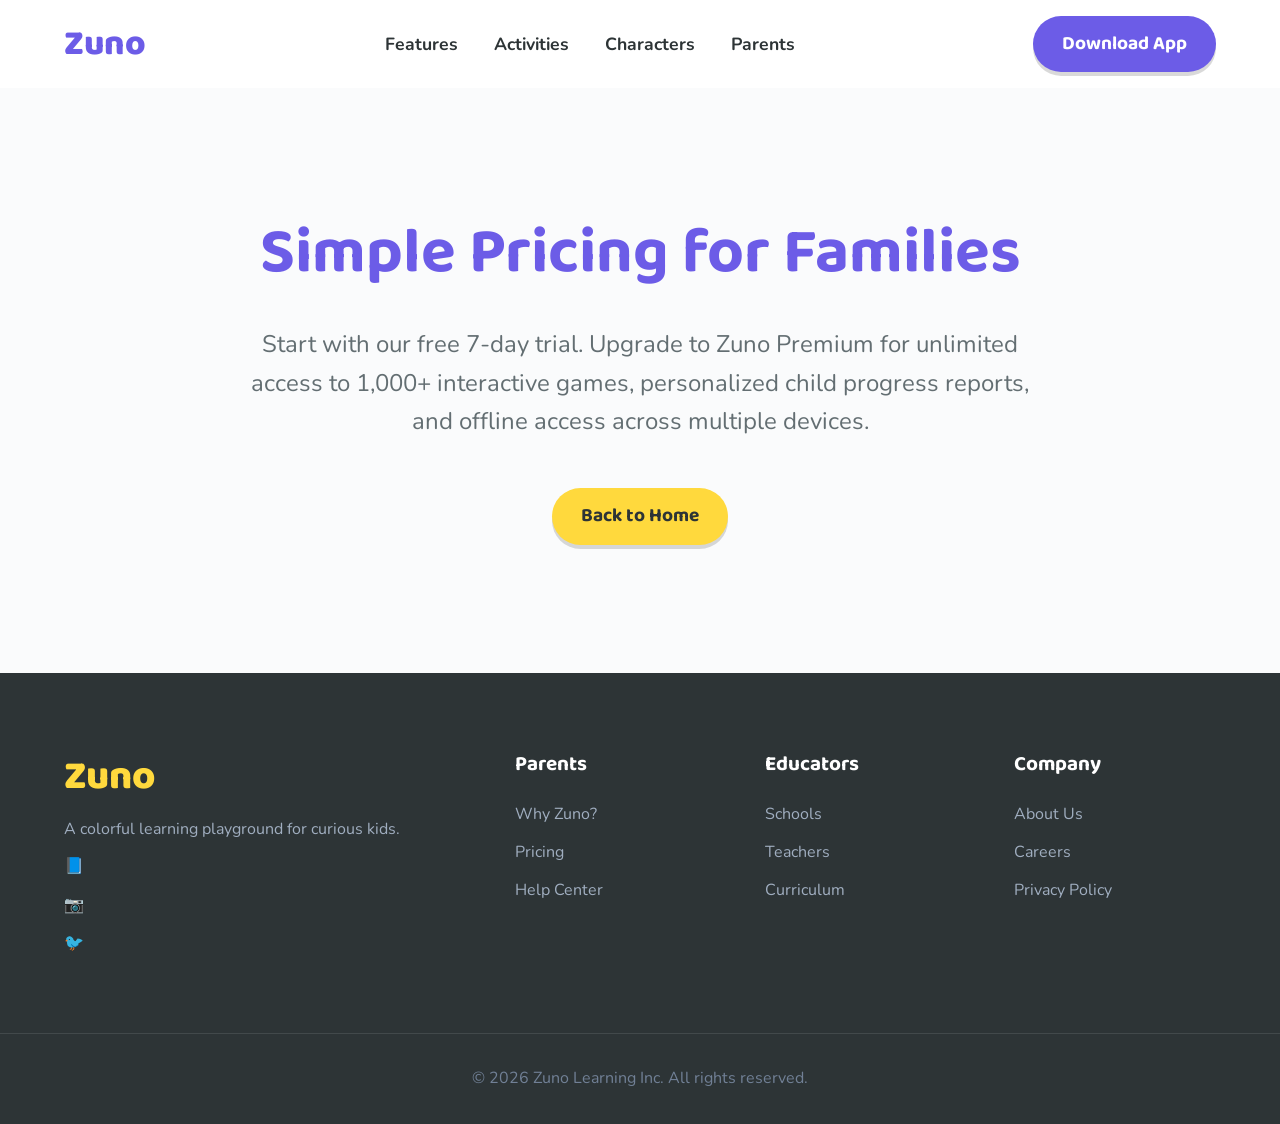
<file: pricing.html>
<!DOCTYPE html>
<html lang="en">
<head>
  <meta charset="UTF-8" />
  <meta name="viewport" content="width=device-width, initial-scale=1.0" />
  <title>Zuno | Simple Pricing for Families</title>
  <link rel="stylesheet" href="style.css?v=2" />
  <link href="https://fonts.googleapis.com/css2?family=Baloo+2:wght@500;600;700;800&family=Nunito:wght@400;600;700;800&display=swap" rel="stylesheet" />
</head>
<body>
  <header class="navbar">
    <div class="container nav-content">
      <a href="index.html" class="logo">Zuno</a>
      <nav class="nav-links">
        <a href="index.html#features">Features</a>
        <a href="index.html#activities">Activities</a>
        <a href="index.html#characters">Characters</a>
        <a href="index.html#parents">Parents</a>
      </nav>
      <a href="index.html#download" class="btn btn-primary nav-cta">Download App</a>
    </div>
  </header>

  <main style="padding: 8rem 0; text-align: center; min-height: 50vh; background: var(--bg-color);">
    <div class="container">
      <h1 style="color: var(--purple); font-size: 4rem; margin-bottom: 2rem;">Simple Pricing for Families</h1>
      <p style="font-size: 1.5rem; color: var(--light-text); max-width: 800px; margin: 0 auto;">
        Start with our free 7-day trial. Upgrade to Zuno Premium for unlimited access to 1,000+ interactive games, personalized child progress reports, and offline access across multiple devices.
      </p>
      <div style="margin-top: 3rem;">
        <a href="index.html" class="btn btn-yellow">Back to Home</a>
      </div>
    </div>
  </main>

  <footer class="footer">
    <div class="container footer-grid">
      <div class="footer-brand">
        <a href="index.html" class="logo">Zuno</a>
        <p>A colorful learning playground for curious kids.</p>
        <div class="socials">
          <a href="#">📘</a> <a href="#">📷</a> <a href="#">🐦</a>
        </div>
      </div>
      <div>
        <h4>Parents</h4>
        <a href="why-zuno.html">Why Zuno?</a>
        <a href="pricing.html">Pricing</a>
        <a href="help-center.html">Help Center</a>
      </div>
      <div>
        <h4>Educators</h4>
        <a href="schools.html">Schools</a>
        <a href="teachers.html">Teachers</a>
        <a href="curriculum.html">Curriculum</a>
      </div>
      <div>
        <h4>Company</h4>
        <a href="about.html">About Us</a>
        <a href="careers.html">Careers</a>
        <a href="privacy.html">Privacy Policy</a>
      </div>
    </div>
    <div class="footer-bottom">
      <p>&copy; 2026 Zuno Learning Inc. All rights reserved.</p>
    </div>
  </footer>
</body>
</html>
</file>
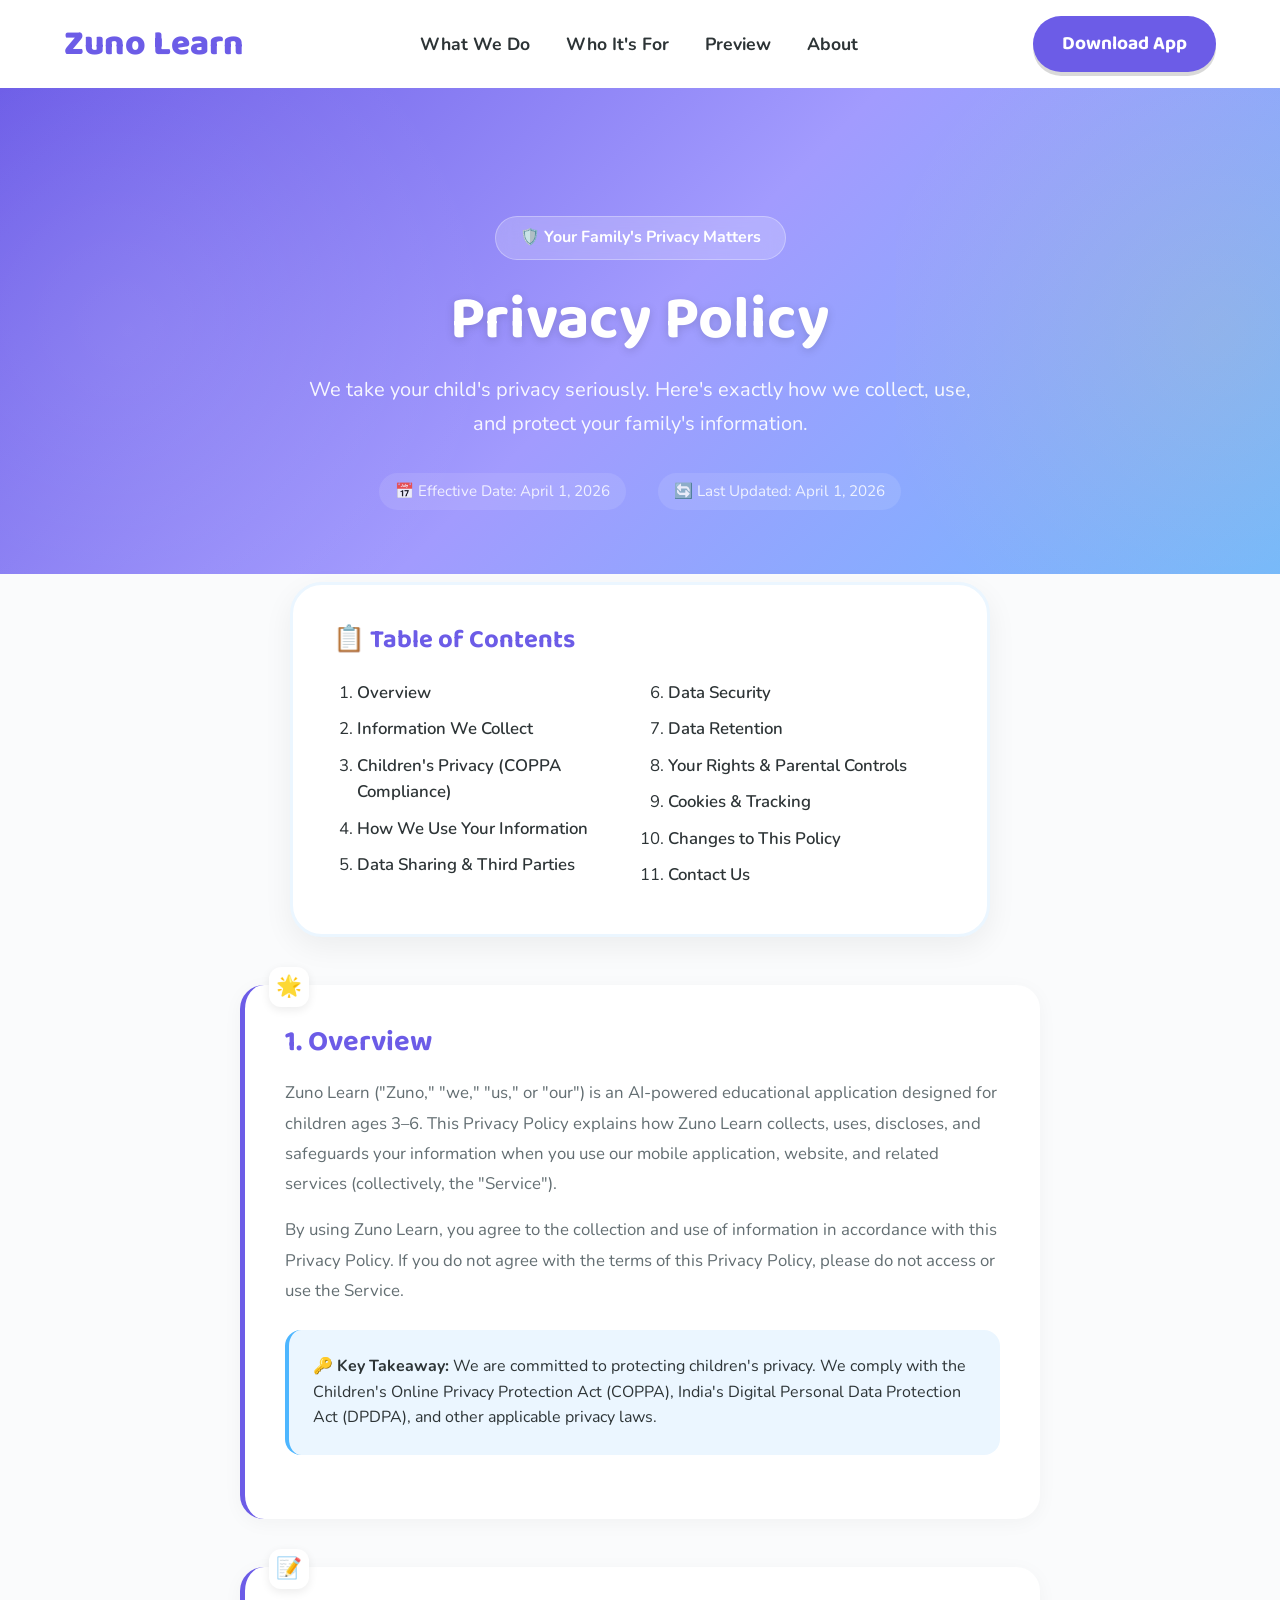
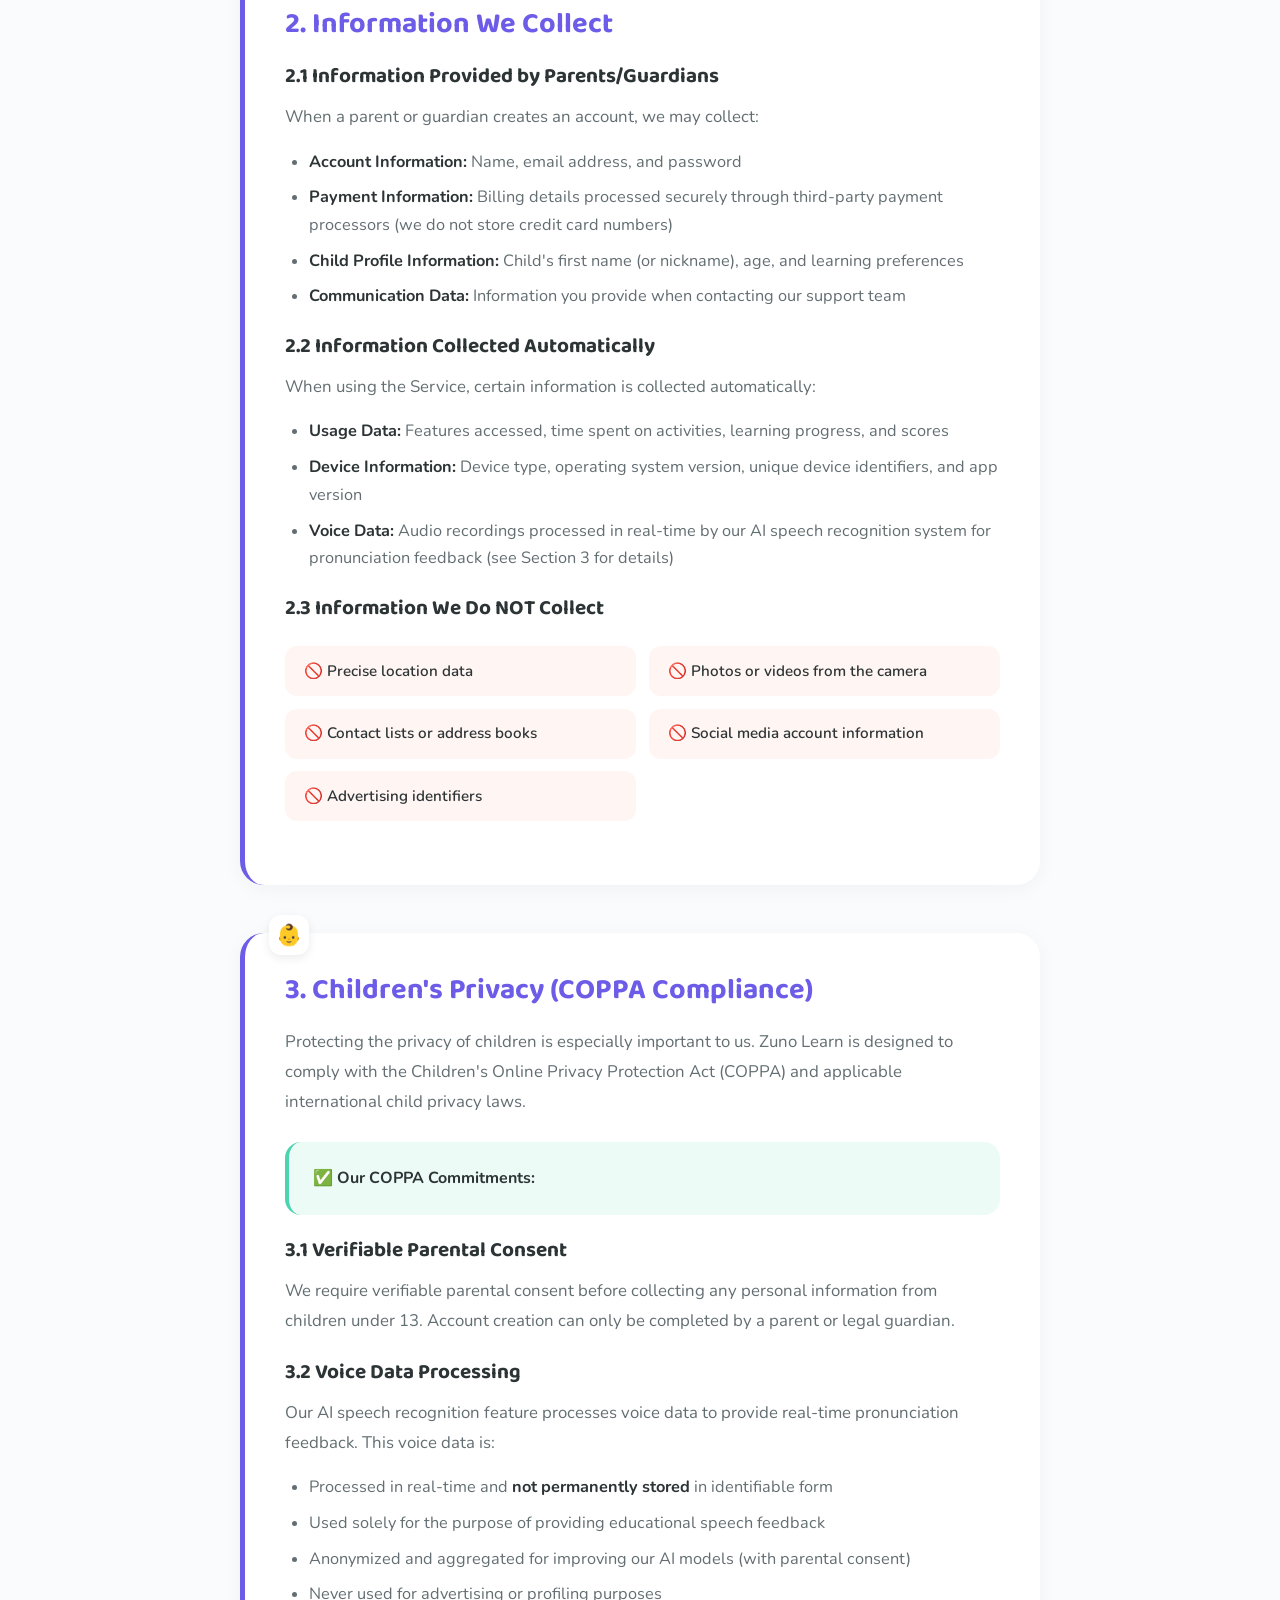
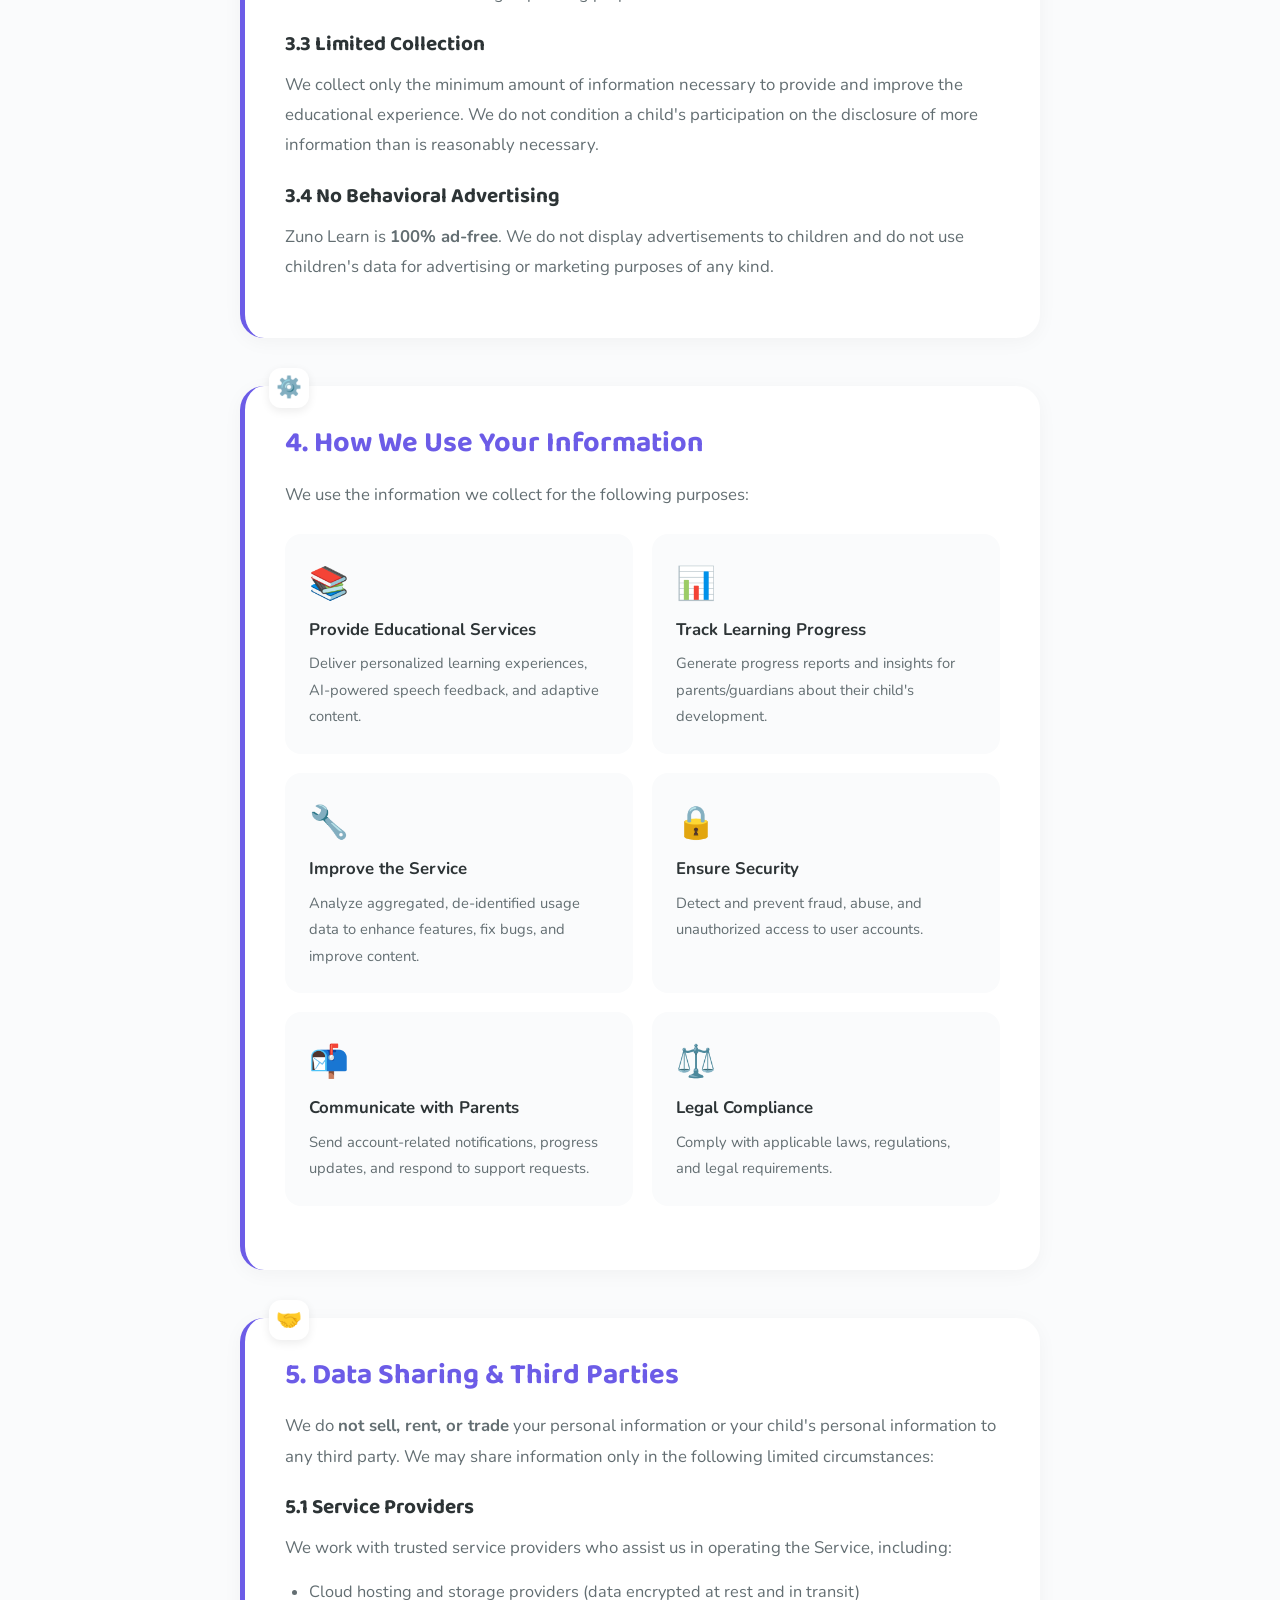
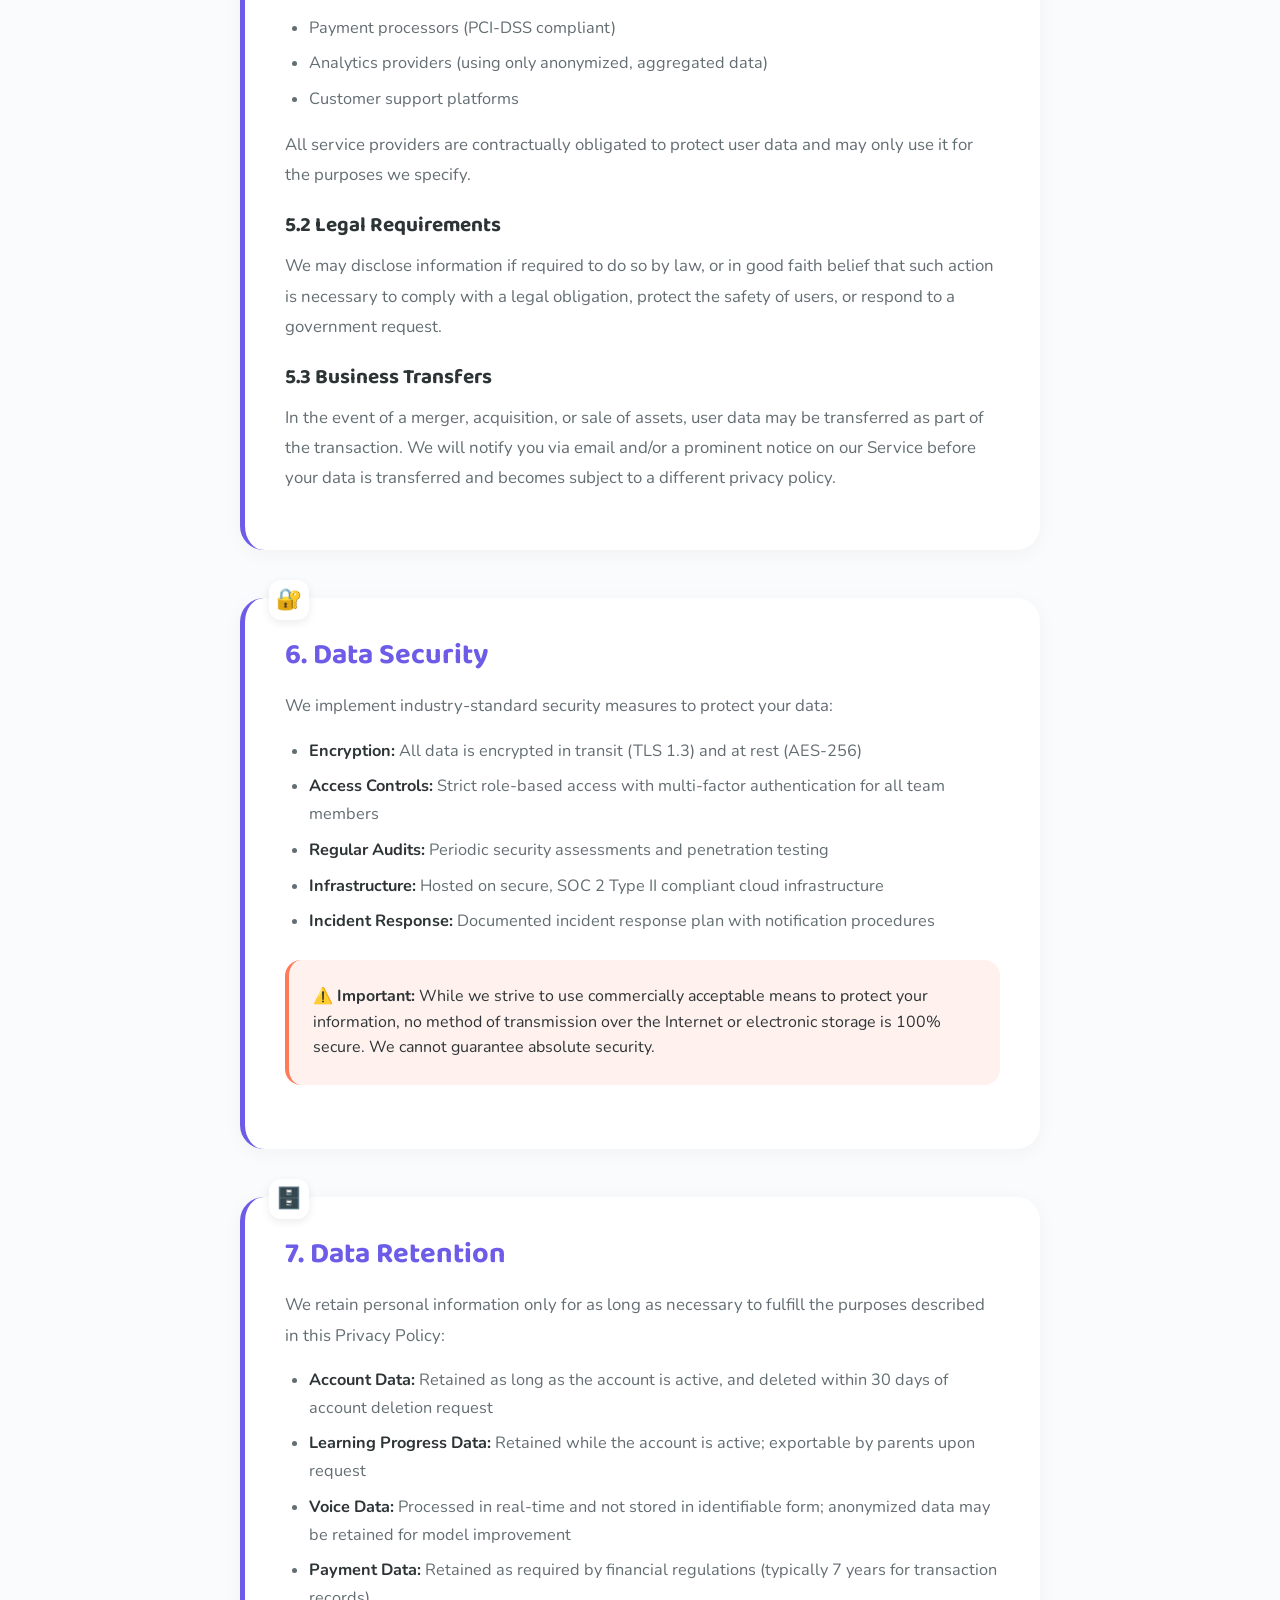
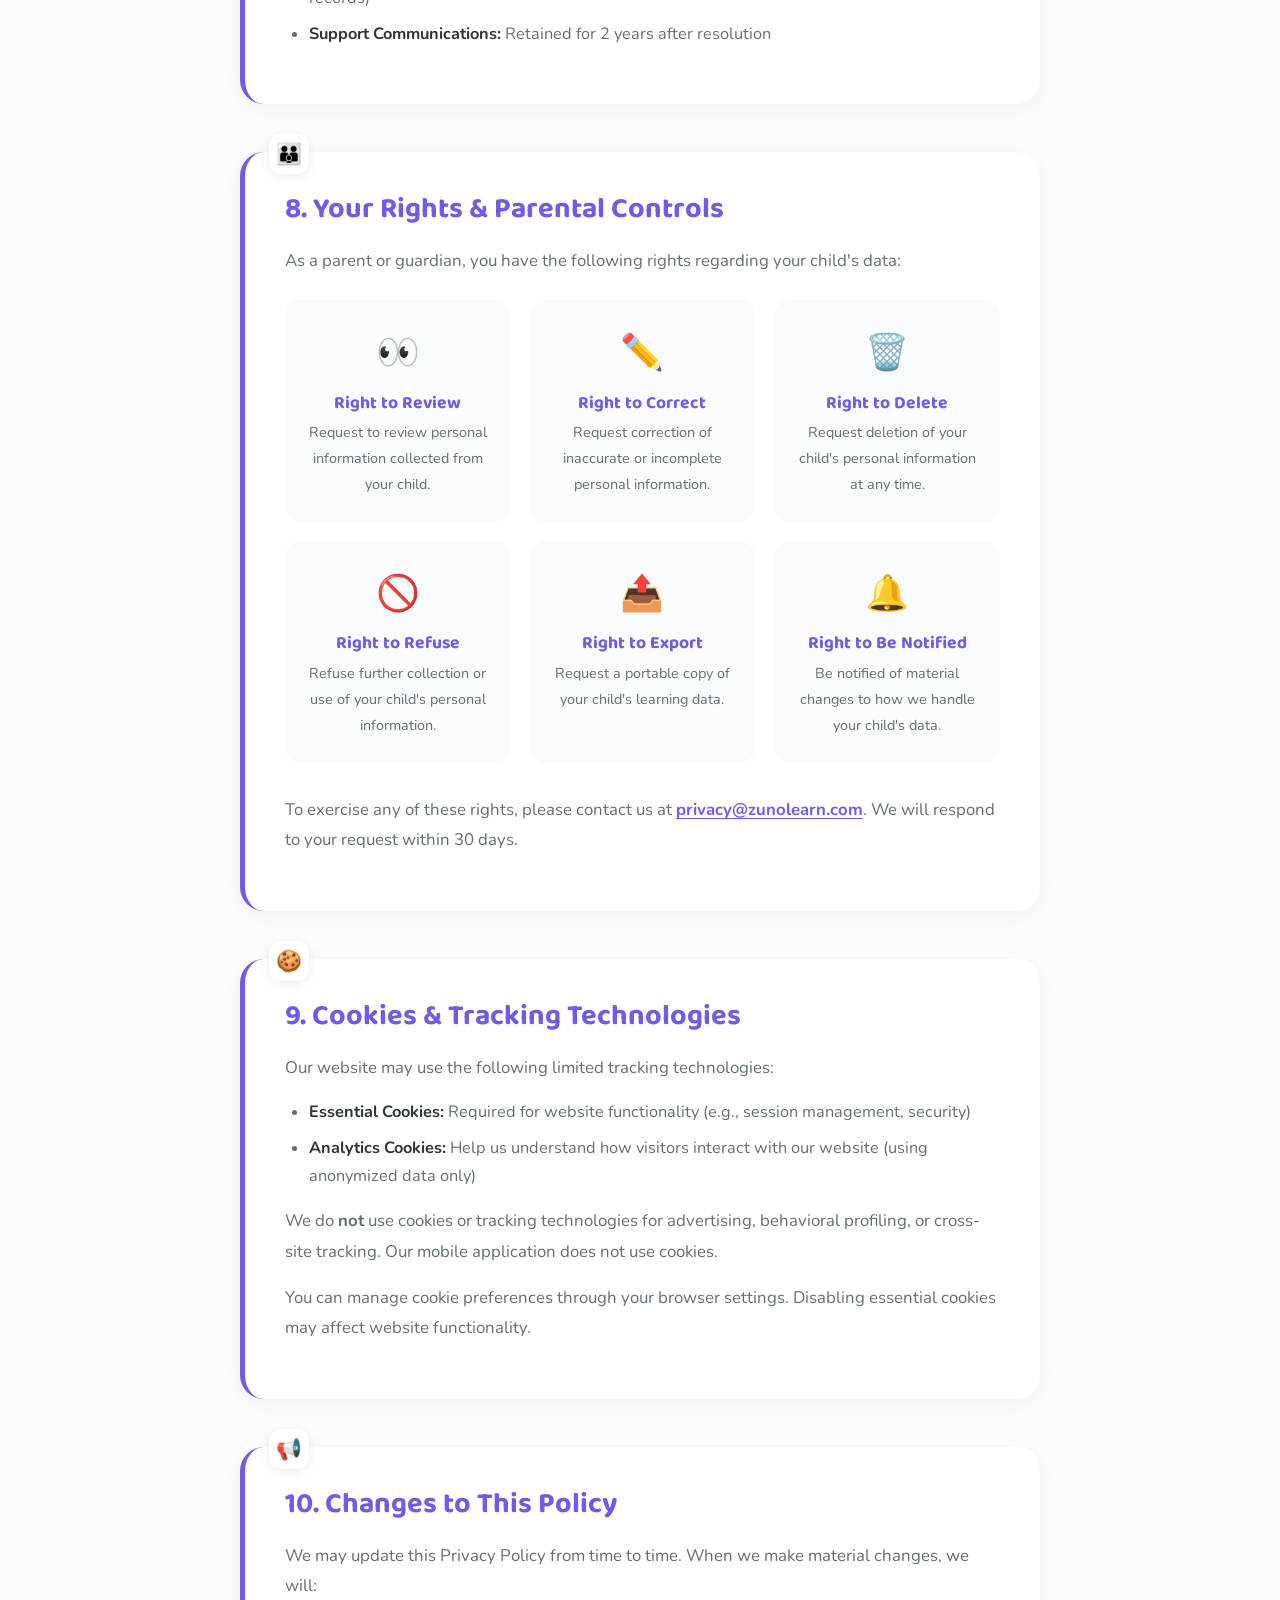
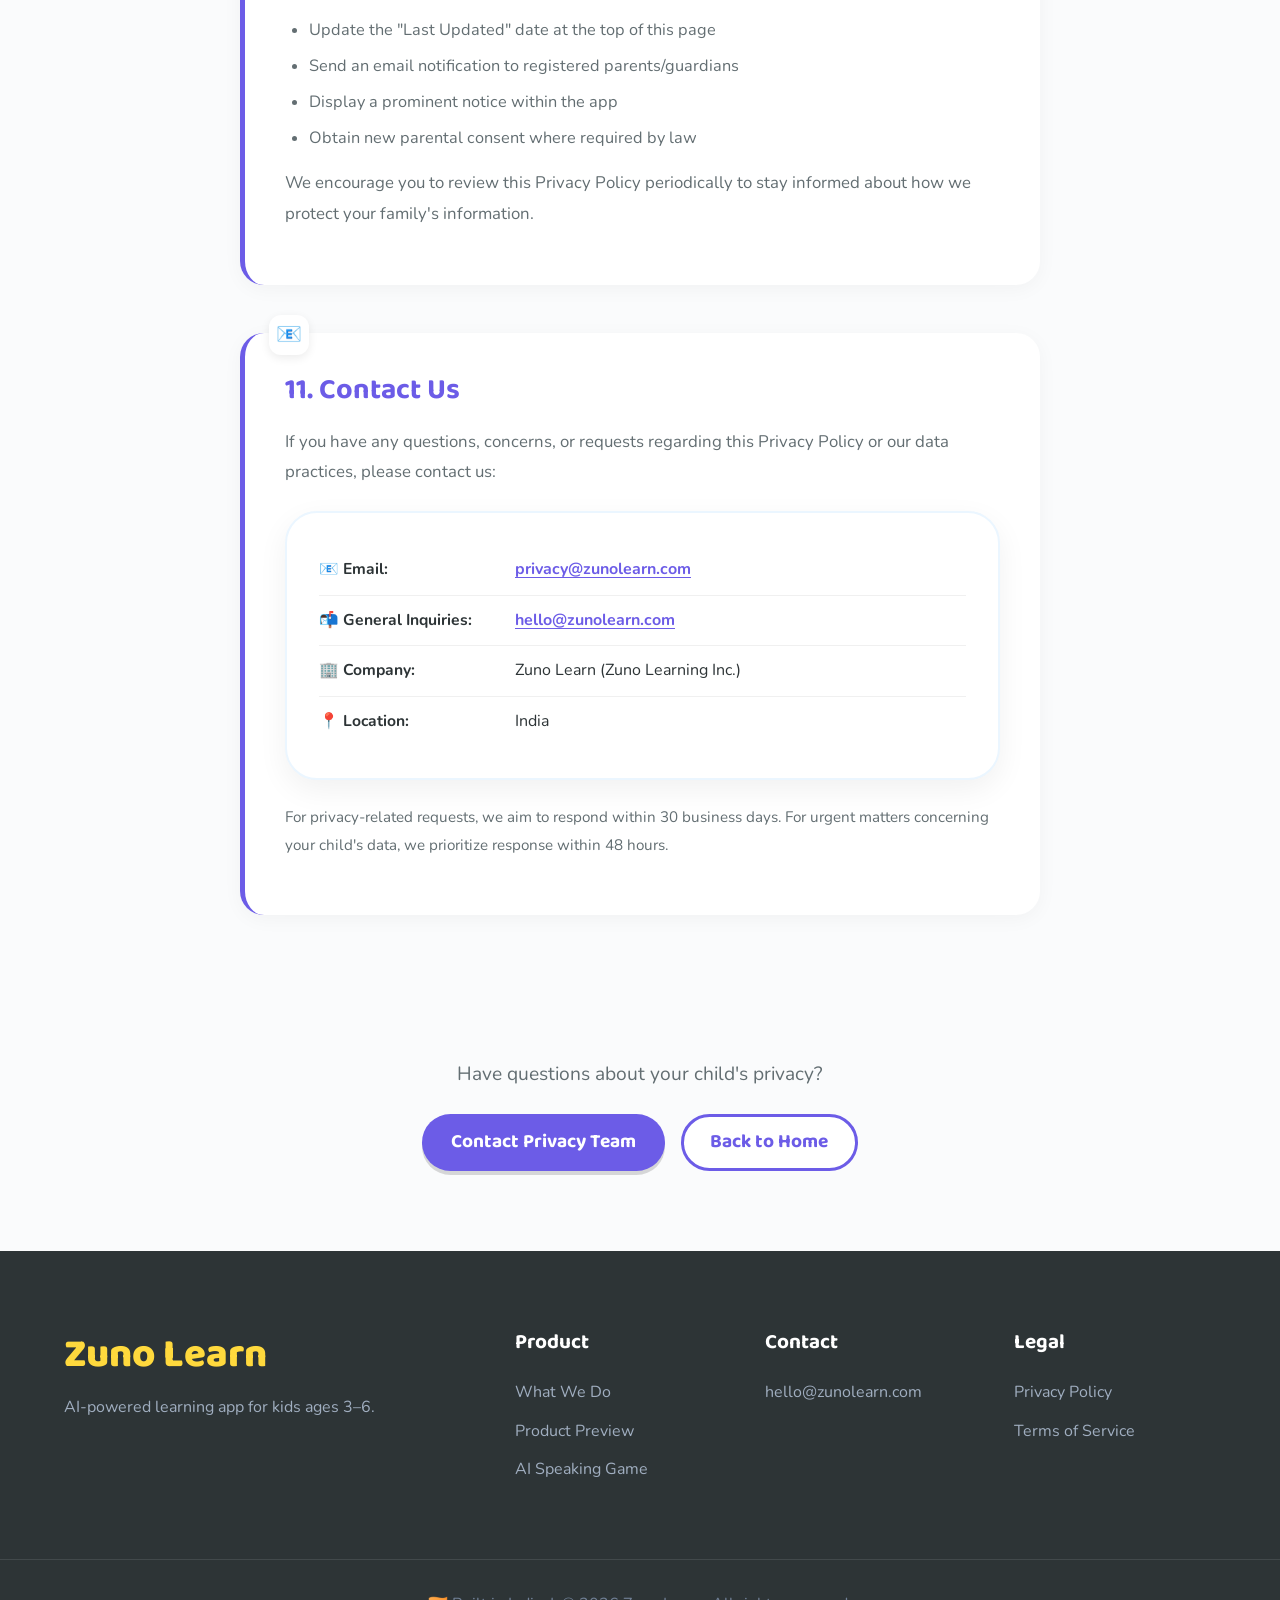
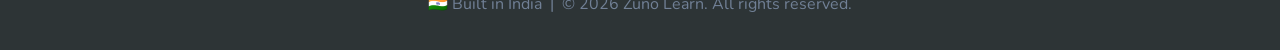
<file: privacy.html>
<!DOCTYPE html>
<html lang="en">
<head>
  <meta charset="UTF-8" />
  <meta name="viewport" content="width=device-width, initial-scale=1.0" />
  <title>Zuno Learn | Privacy Policy</title>
  <meta name="description" content="Zuno Learn Privacy Policy – Learn how we protect your child's data. COPPA compliant, ad-free, and committed to children's safety." />
  <link rel="preconnect" href="https://fonts.googleapis.com" />
  <link rel="preconnect" href="https://fonts.gstatic.com" crossorigin />
  <link href="https://fonts.googleapis.com/css2?family=Baloo+2:wght@500;600;700;800&family=Nunito:wght@400;600;700;800&display=swap" rel="stylesheet" />
  <link rel="stylesheet" href="style.css?v=6" />
</head>
<body>
  <header class="navbar">
    <div class="container nav-content">
      <a href="index.html" class="logo">Zuno Learn</a>
      <nav class="nav-links">
        <a href="index.html#what-we-do">What We Do</a>
        <a href="index.html#who-its-for">Who It's For</a>
        <a href="index.html#preview">Preview</a>
        <a href="index.html#about">About</a>
      </nav>
      <a href="index.html#download" class="btn btn-primary nav-cta">Download App</a>
    </div>
  </header>

  <main class="legal-page">
    <!-- Hero Banner -->
    <section class="legal-hero">
      <div class="container">
        <div class="legal-hero-badge">🛡️ Your Family's Privacy Matters</div>
        <h1>Privacy Policy</h1>
        <p class="legal-hero-sub">We take your child's privacy seriously. Here's exactly how we collect, use, and protect your family's information.</p>
        <div class="legal-meta">
          <span>📅 Effective Date: April 1, 2026</span>
          <span>🔄 Last Updated: April 1, 2026</span>
        </div>
      </div>
    </section>

    <!-- Table of Contents -->
    <section class="legal-toc">
      <div class="container">
        <div class="toc-card card">
          <h2>📋 Table of Contents</h2>
          <ol class="toc-list">
            <li><a href="#overview">Overview</a></li>
            <li><a href="#info-we-collect">Information We Collect</a></li>
            <li><a href="#children-privacy">Children's Privacy (COPPA Compliance)</a></li>
            <li><a href="#how-we-use">How We Use Your Information</a></li>
            <li><a href="#data-sharing">Data Sharing & Third Parties</a></li>
            <li><a href="#data-security">Data Security</a></li>
            <li><a href="#data-retention">Data Retention</a></li>
            <li><a href="#parental-rights">Your Rights & Parental Controls</a></li>
            <li><a href="#cookies">Cookies & Tracking</a></li>
            <li><a href="#changes">Changes to This Policy</a></li>
            <li><a href="#contact">Contact Us</a></li>
          </ol>
        </div>
      </div>
    </section>

    <!-- Policy Content -->
    <section class="legal-content">
      <div class="container">

        <article id="overview" class="legal-section">
          <div class="legal-section-icon">🌟</div>
          <h2>1. Overview</h2>
          <p>Zuno Learn ("Zuno," "we," "us," or "our") is an AI-powered educational application designed for children ages 3–6. This Privacy Policy explains how Zuno Learn collects, uses, discloses, and safeguards your information when you use our mobile application, website, and related services (collectively, the "Service").</p>
          <p>By using Zuno Learn, you agree to the collection and use of information in accordance with this Privacy Policy. If you do not agree with the terms of this Privacy Policy, please do not access or use the Service.</p>
          <div class="legal-highlight">
            <strong>🔑 Key Takeaway:</strong> We are committed to protecting children's privacy. We comply with the Children's Online Privacy Protection Act (COPPA), India's Digital Personal Data Protection Act (DPDPA), and other applicable privacy laws.
          </div>
        </article>

        <article id="info-we-collect" class="legal-section">
          <div class="legal-section-icon">📝</div>
          <h2>2. Information We Collect</h2>

          <h3>2.1 Information Provided by Parents/Guardians</h3>
          <p>When a parent or guardian creates an account, we may collect:</p>
          <ul>
            <li><strong>Account Information:</strong> Name, email address, and password</li>
            <li><strong>Payment Information:</strong> Billing details processed securely through third-party payment processors (we do not store credit card numbers)</li>
            <li><strong>Child Profile Information:</strong> Child's first name (or nickname), age, and learning preferences</li>
            <li><strong>Communication Data:</strong> Information you provide when contacting our support team</li>
          </ul>

          <h3>2.2 Information Collected Automatically</h3>
          <p>When using the Service, certain information is collected automatically:</p>
          <ul>
            <li><strong>Usage Data:</strong> Features accessed, time spent on activities, learning progress, and scores</li>
            <li><strong>Device Information:</strong> Device type, operating system version, unique device identifiers, and app version</li>
            <li><strong>Voice Data:</strong> Audio recordings processed in real-time by our AI speech recognition system for pronunciation feedback (see Section 3 for details)</li>
          </ul>

          <h3>2.3 Information We Do NOT Collect</h3>
          <div class="legal-do-not-list">
            <div class="do-not-item">🚫 Precise location data</div>
            <div class="do-not-item">🚫 Photos or videos from the camera</div>
            <div class="do-not-item">🚫 Contact lists or address books</div>
            <div class="do-not-item">🚫 Social media account information</div>
            <div class="do-not-item">🚫 Advertising identifiers</div>
          </div>
        </article>

        <article id="children-privacy" class="legal-section">
          <div class="legal-section-icon">👶</div>
          <h2>3. Children's Privacy (COPPA Compliance)</h2>
          <p>Protecting the privacy of children is especially important to us. Zuno Learn is designed to comply with the Children's Online Privacy Protection Act (COPPA) and applicable international child privacy laws.</p>

          <div class="legal-highlight highlight-green">
            <strong>✅ Our COPPA Commitments:</strong>
          </div>

          <h3>3.1 Verifiable Parental Consent</h3>
          <p>We require verifiable parental consent before collecting any personal information from children under 13. Account creation can only be completed by a parent or legal guardian.</p>

          <h3>3.2 Voice Data Processing</h3>
          <p>Our AI speech recognition feature processes voice data to provide real-time pronunciation feedback. This voice data is:</p>
          <ul>
            <li>Processed in real-time and <strong>not permanently stored</strong> in identifiable form</li>
            <li>Used solely for the purpose of providing educational speech feedback</li>
            <li>Anonymized and aggregated for improving our AI models (with parental consent)</li>
            <li>Never used for advertising or profiling purposes</li>
          </ul>

          <h3>3.3 Limited Collection</h3>
          <p>We collect only the minimum amount of information necessary to provide and improve the educational experience. We do not condition a child's participation on the disclosure of more information than is reasonably necessary.</p>

          <h3>3.4 No Behavioral Advertising</h3>
          <p>Zuno Learn is <strong>100% ad-free</strong>. We do not display advertisements to children and do not use children's data for advertising or marketing purposes of any kind.</p>
        </article>

        <article id="how-we-use" class="legal-section">
          <div class="legal-section-icon">⚙️</div>
          <h2>4. How We Use Your Information</h2>
          <p>We use the information we collect for the following purposes:</p>

          <div class="use-cases-grid">
            <div class="use-case-item">
              <span class="use-emoji">📚</span>
              <strong>Provide Educational Services</strong>
              <p>Deliver personalized learning experiences, AI-powered speech feedback, and adaptive content.</p>
            </div>
            <div class="use-case-item">
              <span class="use-emoji">📊</span>
              <strong>Track Learning Progress</strong>
              <p>Generate progress reports and insights for parents/guardians about their child's development.</p>
            </div>
            <div class="use-case-item">
              <span class="use-emoji">🔧</span>
              <strong>Improve the Service</strong>
              <p>Analyze aggregated, de-identified usage data to enhance features, fix bugs, and improve content.</p>
            </div>
            <div class="use-case-item">
              <span class="use-emoji">🔒</span>
              <strong>Ensure Security</strong>
              <p>Detect and prevent fraud, abuse, and unauthorized access to user accounts.</p>
            </div>
            <div class="use-case-item">
              <span class="use-emoji">📬</span>
              <strong>Communicate with Parents</strong>
              <p>Send account-related notifications, progress updates, and respond to support requests.</p>
            </div>
            <div class="use-case-item">
              <span class="use-emoji">⚖️</span>
              <strong>Legal Compliance</strong>
              <p>Comply with applicable laws, regulations, and legal requirements.</p>
            </div>
          </div>
        </article>

        <article id="data-sharing" class="legal-section">
          <div class="legal-section-icon">🤝</div>
          <h2>5. Data Sharing & Third Parties</h2>
          <p>We do <strong>not sell, rent, or trade</strong> your personal information or your child's personal information to any third party. We may share information only in the following limited circumstances:</p>

          <h3>5.1 Service Providers</h3>
          <p>We work with trusted service providers who assist us in operating the Service, including:</p>
          <ul>
            <li>Cloud hosting and storage providers (data encrypted at rest and in transit)</li>
            <li>Payment processors (PCI-DSS compliant)</li>
            <li>Analytics providers (using only anonymized, aggregated data)</li>
            <li>Customer support platforms</li>
          </ul>
          <p>All service providers are contractually obligated to protect user data and may only use it for the purposes we specify.</p>

          <h3>5.2 Legal Requirements</h3>
          <p>We may disclose information if required to do so by law, or in good faith belief that such action is necessary to comply with a legal obligation, protect the safety of users, or respond to a government request.</p>

          <h3>5.3 Business Transfers</h3>
          <p>In the event of a merger, acquisition, or sale of assets, user data may be transferred as part of the transaction. We will notify you via email and/or a prominent notice on our Service before your data is transferred and becomes subject to a different privacy policy.</p>
        </article>

        <article id="data-security" class="legal-section">
          <div class="legal-section-icon">🔐</div>
          <h2>6. Data Security</h2>
          <p>We implement industry-standard security measures to protect your data:</p>
          <ul>
            <li><strong>Encryption:</strong> All data is encrypted in transit (TLS 1.3) and at rest (AES-256)</li>
            <li><strong>Access Controls:</strong> Strict role-based access with multi-factor authentication for all team members</li>
            <li><strong>Regular Audits:</strong> Periodic security assessments and penetration testing</li>
            <li><strong>Infrastructure:</strong> Hosted on secure, SOC 2 Type II compliant cloud infrastructure</li>
            <li><strong>Incident Response:</strong> Documented incident response plan with notification procedures</li>
          </ul>
          <div class="legal-highlight highlight-orange">
            <strong>⚠️ Important:</strong> While we strive to use commercially acceptable means to protect your information, no method of transmission over the Internet or electronic storage is 100% secure. We cannot guarantee absolute security.
          </div>
        </article>

        <article id="data-retention" class="legal-section">
          <div class="legal-section-icon">🗄️</div>
          <h2>7. Data Retention</h2>
          <p>We retain personal information only for as long as necessary to fulfill the purposes described in this Privacy Policy:</p>
          <ul>
            <li><strong>Account Data:</strong> Retained as long as the account is active, and deleted within 30 days of account deletion request</li>
            <li><strong>Learning Progress Data:</strong> Retained while the account is active; exportable by parents upon request</li>
            <li><strong>Voice Data:</strong> Processed in real-time and not stored in identifiable form; anonymized data may be retained for model improvement</li>
            <li><strong>Payment Data:</strong> Retained as required by financial regulations (typically 7 years for transaction records)</li>
            <li><strong>Support Communications:</strong> Retained for 2 years after resolution</li>
          </ul>
        </article>

        <article id="parental-rights" class="legal-section">
          <div class="legal-section-icon">👪</div>
          <h2>8. Your Rights & Parental Controls</h2>
          <p>As a parent or guardian, you have the following rights regarding your child's data:</p>

          <div class="rights-grid">
            <div class="right-item">
              <div class="right-icon">👀</div>
              <h4>Right to Review</h4>
              <p>Request to review personal information collected from your child.</p>
            </div>
            <div class="right-item">
              <div class="right-icon">✏️</div>
              <h4>Right to Correct</h4>
              <p>Request correction of inaccurate or incomplete personal information.</p>
            </div>
            <div class="right-item">
              <div class="right-icon">🗑️</div>
              <h4>Right to Delete</h4>
              <p>Request deletion of your child's personal information at any time.</p>
            </div>
            <div class="right-item">
              <div class="right-icon">🚫</div>
              <h4>Right to Refuse</h4>
              <p>Refuse further collection or use of your child's personal information.</p>
            </div>
            <div class="right-item">
              <div class="right-icon">📤</div>
              <h4>Right to Export</h4>
              <p>Request a portable copy of your child's learning data.</p>
            </div>
            <div class="right-item">
              <div class="right-icon">🔔</div>
              <h4>Right to Be Notified</h4>
              <p>Be notified of material changes to how we handle your child's data.</p>
            </div>
          </div>

          <p style="margin-top: 2rem;">To exercise any of these rights, please contact us at <a href="mailto:privacy@zunolearn.com" class="legal-link">privacy@zunolearn.com</a>. We will respond to your request within 30 days.</p>
        </article>

        <article id="cookies" class="legal-section">
          <div class="legal-section-icon">🍪</div>
          <h2>9. Cookies & Tracking Technologies</h2>
          <p>Our website may use the following limited tracking technologies:</p>
          <ul>
            <li><strong>Essential Cookies:</strong> Required for website functionality (e.g., session management, security)</li>
            <li><strong>Analytics Cookies:</strong> Help us understand how visitors interact with our website (using anonymized data only)</li>
          </ul>
          <p>We do <strong>not</strong> use cookies or tracking technologies for advertising, behavioral profiling, or cross-site tracking. Our mobile application does not use cookies.</p>
          <p>You can manage cookie preferences through your browser settings. Disabling essential cookies may affect website functionality.</p>
        </article>

        <article id="changes" class="legal-section">
          <div class="legal-section-icon">📢</div>
          <h2>10. Changes to This Policy</h2>
          <p>We may update this Privacy Policy from time to time. When we make material changes, we will:</p>
          <ul>
            <li>Update the "Last Updated" date at the top of this page</li>
            <li>Send an email notification to registered parents/guardians</li>
            <li>Display a prominent notice within the app</li>
            <li>Obtain new parental consent where required by law</li>
          </ul>
          <p>We encourage you to review this Privacy Policy periodically to stay informed about how we protect your family's information.</p>
        </article>

        <article id="contact" class="legal-section">
          <div class="legal-section-icon">📧</div>
          <h2>11. Contact Us</h2>
          <p>If you have any questions, concerns, or requests regarding this Privacy Policy or our data practices, please contact us:</p>
          <div class="contact-card card">
            <div class="contact-row">
              <span class="contact-label">📧 Email:</span>
              <a href="mailto:privacy@zunolearn.com" class="legal-link">privacy@zunolearn.com</a>
            </div>
            <div class="contact-row">
              <span class="contact-label">📬 General Inquiries:</span>
              <a href="mailto:hello@zunolearn.com" class="legal-link">hello@zunolearn.com</a>
            </div>
            <div class="contact-row">
              <span class="contact-label">🏢 Company:</span>
              <span>Zuno Learn (Zuno Learning Inc.)</span>
            </div>
            <div class="contact-row">
              <span class="contact-label">📍 Location:</span>
              <span>India</span>
            </div>
          </div>
          <p style="margin-top: 1.5rem; font-size: 0.95rem; color: var(--light-text);">For privacy-related requests, we aim to respond within 30 business days. For urgent matters concerning your child's data, we prioritize response within 48 hours.</p>
        </article>

      </div>
    </section>

    <!-- Back to Home CTA -->
    <section class="legal-cta">
      <div class="container" style="text-align: center;">
        <p style="font-size: 1.2rem; color: var(--light-text); margin-bottom: 1.5rem;">Have questions about your child's privacy?</p>
        <div style="display: flex; gap: 1rem; justify-content: center; flex-wrap: wrap;">
          <a href="mailto:privacy@zunolearn.com" class="btn btn-primary">Contact Privacy Team</a>
          <a href="index.html" class="btn btn-outline">Back to Home</a>
        </div>
      </div>
    </section>
  </main>

  <!-- Footer -->
  <footer class="footer">
    <div class="container footer-grid">
      <div class="footer-brand">
        <a href="index.html" class="logo">Zuno Learn</a>
        <p>AI-powered learning app for kids ages 3–6.</p>
      </div>
      <div>
        <h4>Product</h4>
        <a href="index.html#what-we-do">What We Do</a>
        <a href="index.html#preview">Product Preview</a>
        <a href="index.html#features">AI Speaking Game</a>
      </div>
      <div>
        <h4>Contact</h4>
        <a href="mailto:hello@zunolearn.com">hello@zunolearn.com</a>
      </div>
      <div>
        <h4>Legal</h4>
        <a href="privacy.html">Privacy Policy</a>
        <a href="terms.html">Terms of Service</a>
      </div>
    </div>
    <div class="footer-bottom">
      <p>🇮🇳 Built in India &nbsp;|&nbsp; &copy; 2026 Zuno Learn. All rights reserved.</p>
    </div>
  </footer>
</body>
</html>
</file>
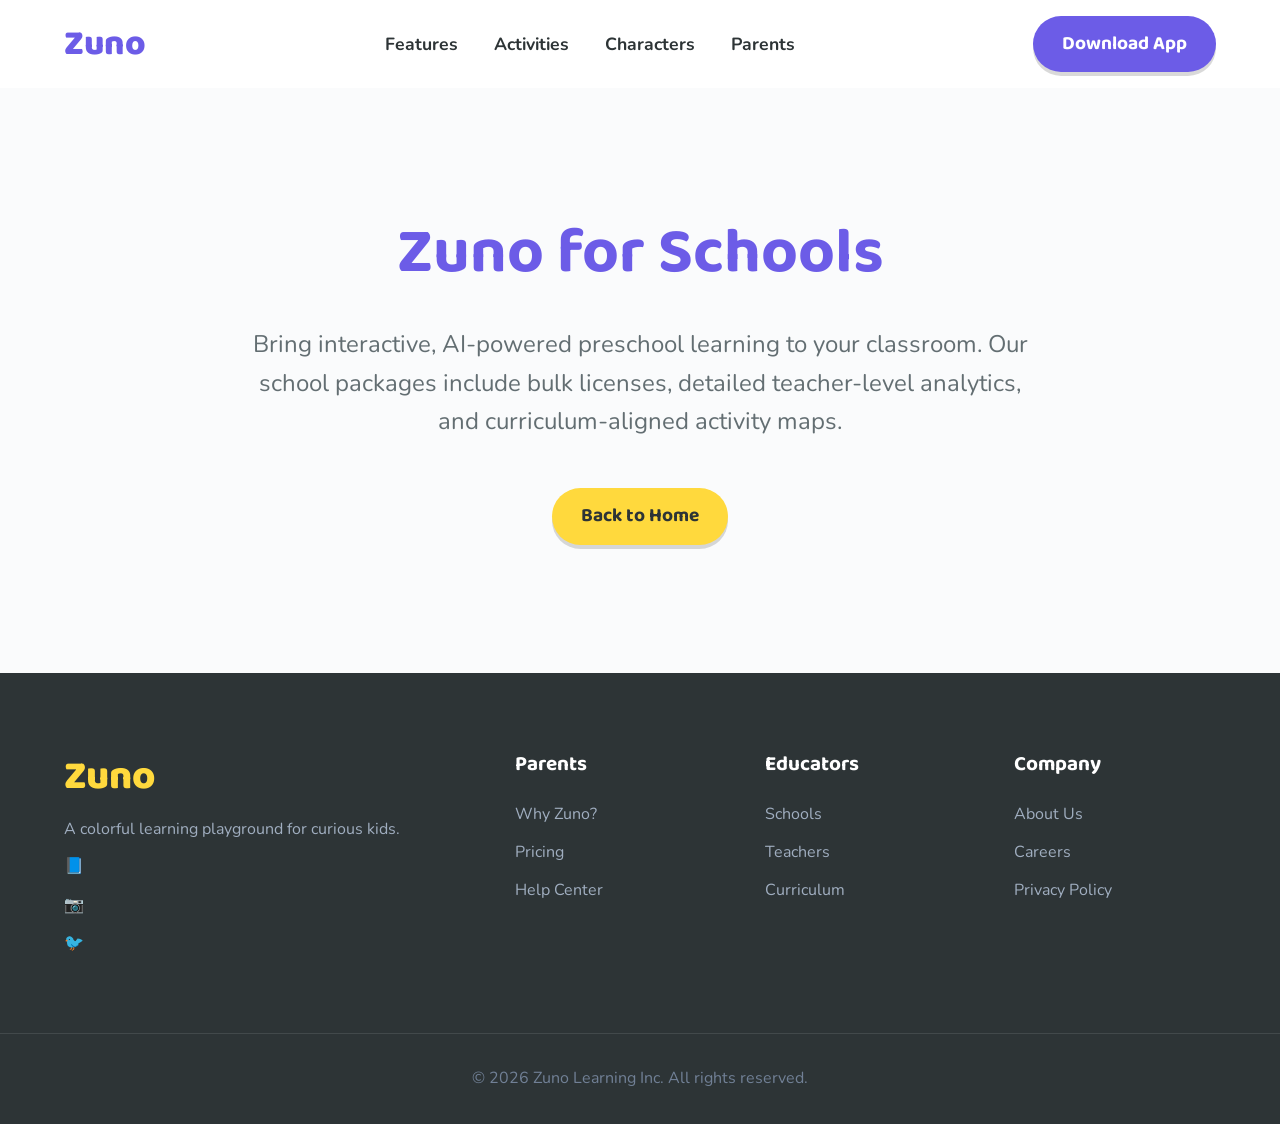
<file: schools.html>
<!DOCTYPE html>
<html lang="en">
<head>
  <meta charset="UTF-8" />
  <meta name="viewport" content="width=device-width, initial-scale=1.0" />
  <title>Zuno | Zuno for Schools</title>
  <link rel="stylesheet" href="style.css?v=2" />
  <link href="https://fonts.googleapis.com/css2?family=Baloo+2:wght@500;600;700;800&family=Nunito:wght@400;600;700;800&display=swap" rel="stylesheet" />
</head>
<body>
  <header class="navbar">
    <div class="container nav-content">
      <a href="index.html" class="logo">Zuno</a>
      <nav class="nav-links">
        <a href="index.html#features">Features</a>
        <a href="index.html#activities">Activities</a>
        <a href="index.html#characters">Characters</a>
        <a href="index.html#parents">Parents</a>
      </nav>
      <a href="index.html#download" class="btn btn-primary nav-cta">Download App</a>
    </div>
  </header>

  <main style="padding: 8rem 0; text-align: center; min-height: 50vh; background: var(--bg-color);">
    <div class="container">
      <h1 style="color: var(--purple); font-size: 4rem; margin-bottom: 2rem;">Zuno for Schools</h1>
      <p style="font-size: 1.5rem; color: var(--light-text); max-width: 800px; margin: 0 auto;">
        Bring interactive, AI-powered preschool learning to your classroom. Our school packages include bulk licenses, detailed teacher-level analytics, and curriculum-aligned activity maps.
      </p>
      <div style="margin-top: 3rem;">
        <a href="index.html" class="btn btn-yellow">Back to Home</a>
      </div>
    </div>
  </main>

  <footer class="footer">
    <div class="container footer-grid">
      <div class="footer-brand">
        <a href="index.html" class="logo">Zuno</a>
        <p>A colorful learning playground for curious kids.</p>
        <div class="socials">
          <a href="#">📘</a> <a href="#">📷</a> <a href="#">🐦</a>
        </div>
      </div>
      <div>
        <h4>Parents</h4>
        <a href="why-zuno.html">Why Zuno?</a>
        <a href="pricing.html">Pricing</a>
        <a href="help-center.html">Help Center</a>
      </div>
      <div>
        <h4>Educators</h4>
        <a href="schools.html">Schools</a>
        <a href="teachers.html">Teachers</a>
        <a href="curriculum.html">Curriculum</a>
      </div>
      <div>
        <h4>Company</h4>
        <a href="about.html">About Us</a>
        <a href="careers.html">Careers</a>
        <a href="privacy.html">Privacy Policy</a>
      </div>
    </div>
    <div class="footer-bottom">
      <p>&copy; 2026 Zuno Learning Inc. All rights reserved.</p>
    </div>
  </footer>
</body>
</html>
</file>
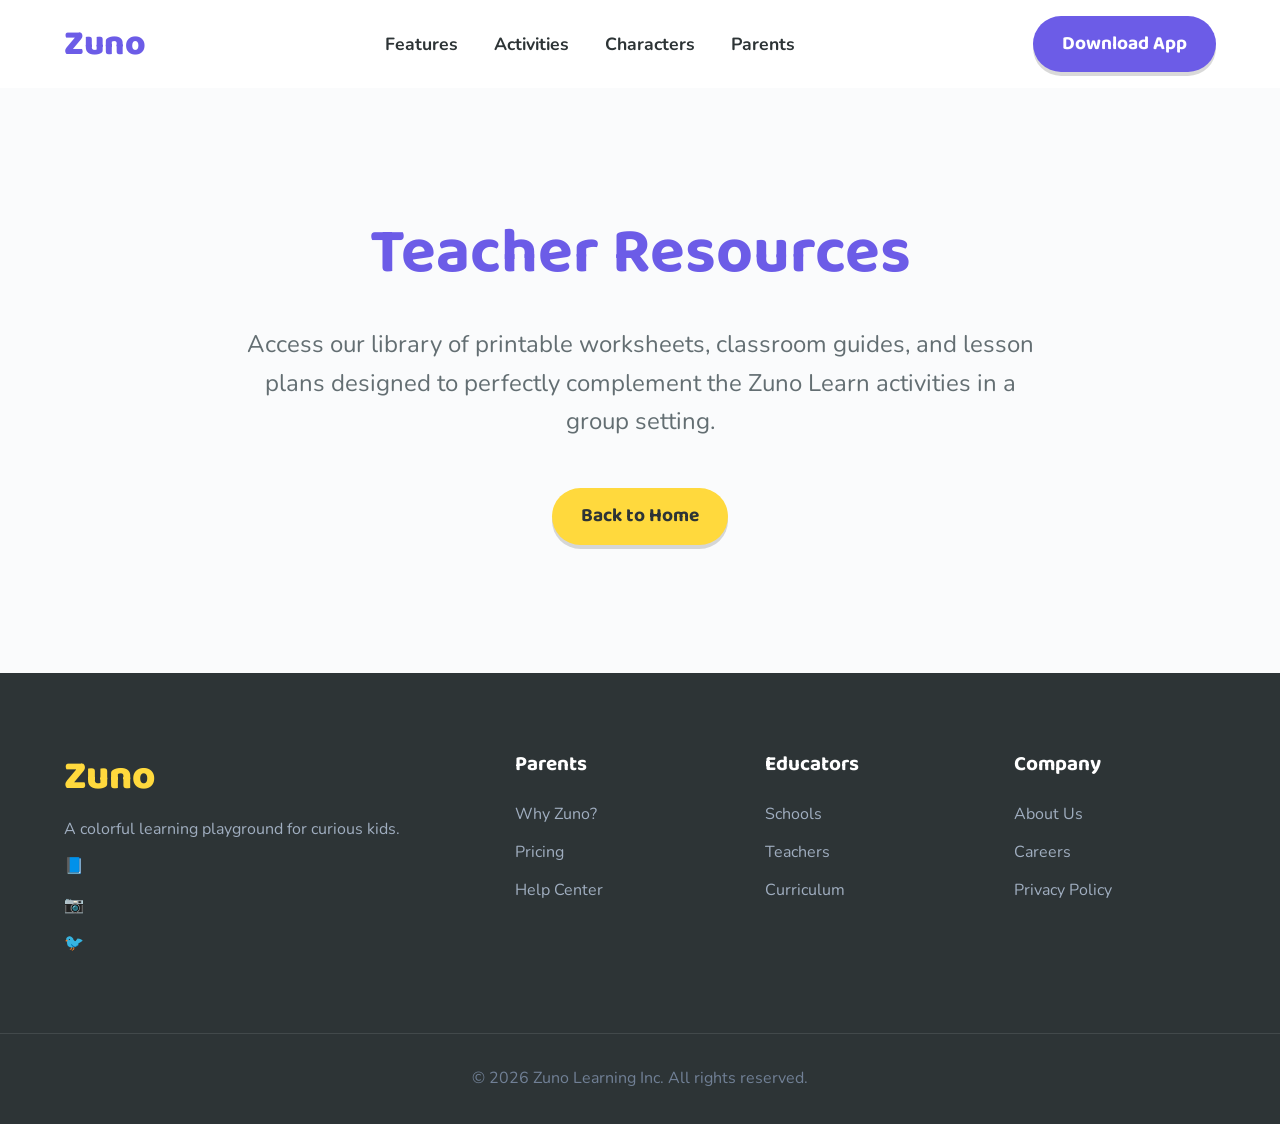
<file: teachers.html>
<!DOCTYPE html>
<html lang="en">
<head>
  <meta charset="UTF-8" />
  <meta name="viewport" content="width=device-width, initial-scale=1.0" />
  <title>Zuno | Teacher Resources</title>
  <link rel="stylesheet" href="style.css?v=2" />
  <link href="https://fonts.googleapis.com/css2?family=Baloo+2:wght@500;600;700;800&family=Nunito:wght@400;600;700;800&display=swap" rel="stylesheet" />
</head>
<body>
  <header class="navbar">
    <div class="container nav-content">
      <a href="index.html" class="logo">Zuno</a>
      <nav class="nav-links">
        <a href="index.html#features">Features</a>
        <a href="index.html#activities">Activities</a>
        <a href="index.html#characters">Characters</a>
        <a href="index.html#parents">Parents</a>
      </nav>
      <a href="index.html#download" class="btn btn-primary nav-cta">Download App</a>
    </div>
  </header>

  <main style="padding: 8rem 0; text-align: center; min-height: 50vh; background: var(--bg-color);">
    <div class="container">
      <h1 style="color: var(--purple); font-size: 4rem; margin-bottom: 2rem;">Teacher Resources</h1>
      <p style="font-size: 1.5rem; color: var(--light-text); max-width: 800px; margin: 0 auto;">
        Access our library of printable worksheets, classroom guides, and lesson plans designed to perfectly complement the Zuno Learn activities in a group setting.
      </p>
      <div style="margin-top: 3rem;">
        <a href="index.html" class="btn btn-yellow">Back to Home</a>
      </div>
    </div>
  </main>

  <footer class="footer">
    <div class="container footer-grid">
      <div class="footer-brand">
        <a href="index.html" class="logo">Zuno</a>
        <p>A colorful learning playground for curious kids.</p>
        <div class="socials">
          <a href="#">📘</a> <a href="#">📷</a> <a href="#">🐦</a>
        </div>
      </div>
      <div>
        <h4>Parents</h4>
        <a href="why-zuno.html">Why Zuno?</a>
        <a href="pricing.html">Pricing</a>
        <a href="help-center.html">Help Center</a>
      </div>
      <div>
        <h4>Educators</h4>
        <a href="schools.html">Schools</a>
        <a href="teachers.html">Teachers</a>
        <a href="curriculum.html">Curriculum</a>
      </div>
      <div>
        <h4>Company</h4>
        <a href="about.html">About Us</a>
        <a href="careers.html">Careers</a>
        <a href="privacy.html">Privacy Policy</a>
      </div>
    </div>
    <div class="footer-bottom">
      <p>&copy; 2026 Zuno Learning Inc. All rights reserved.</p>
    </div>
  </footer>
</body>
</html>
</file>
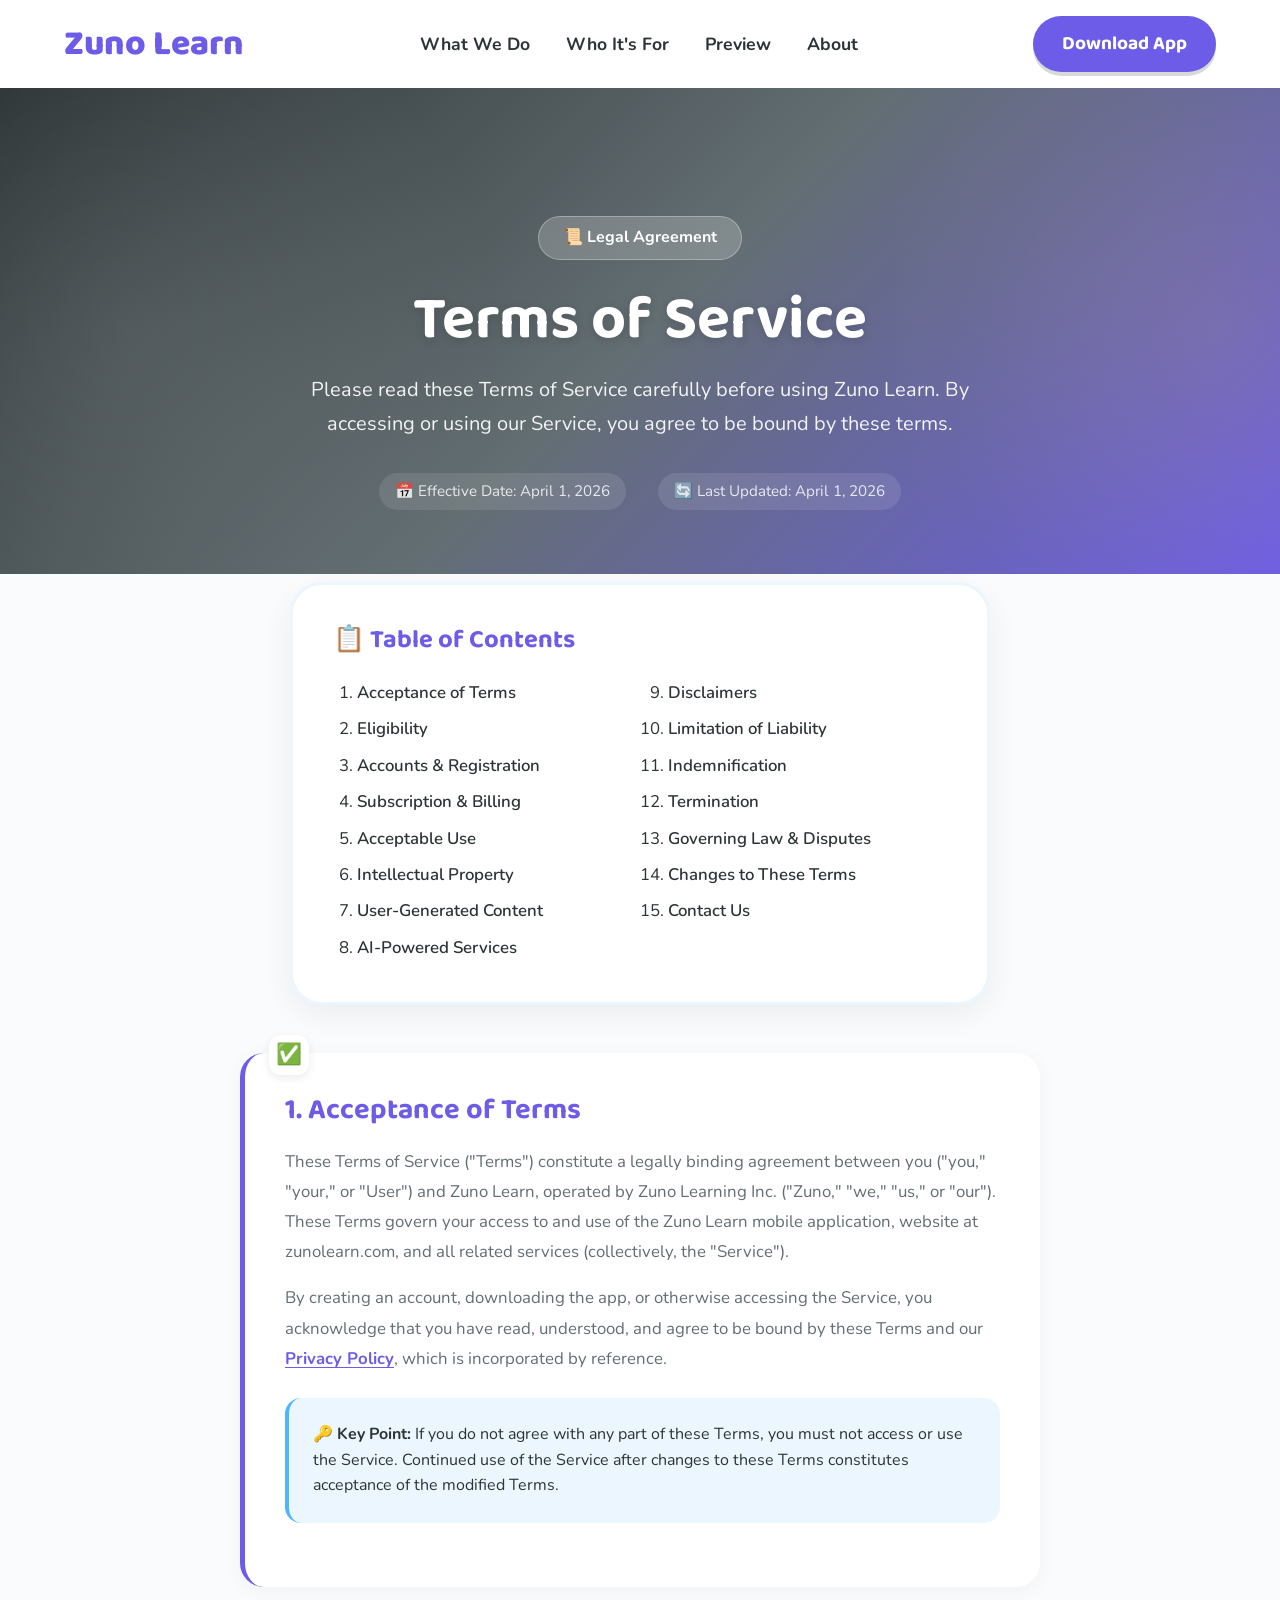
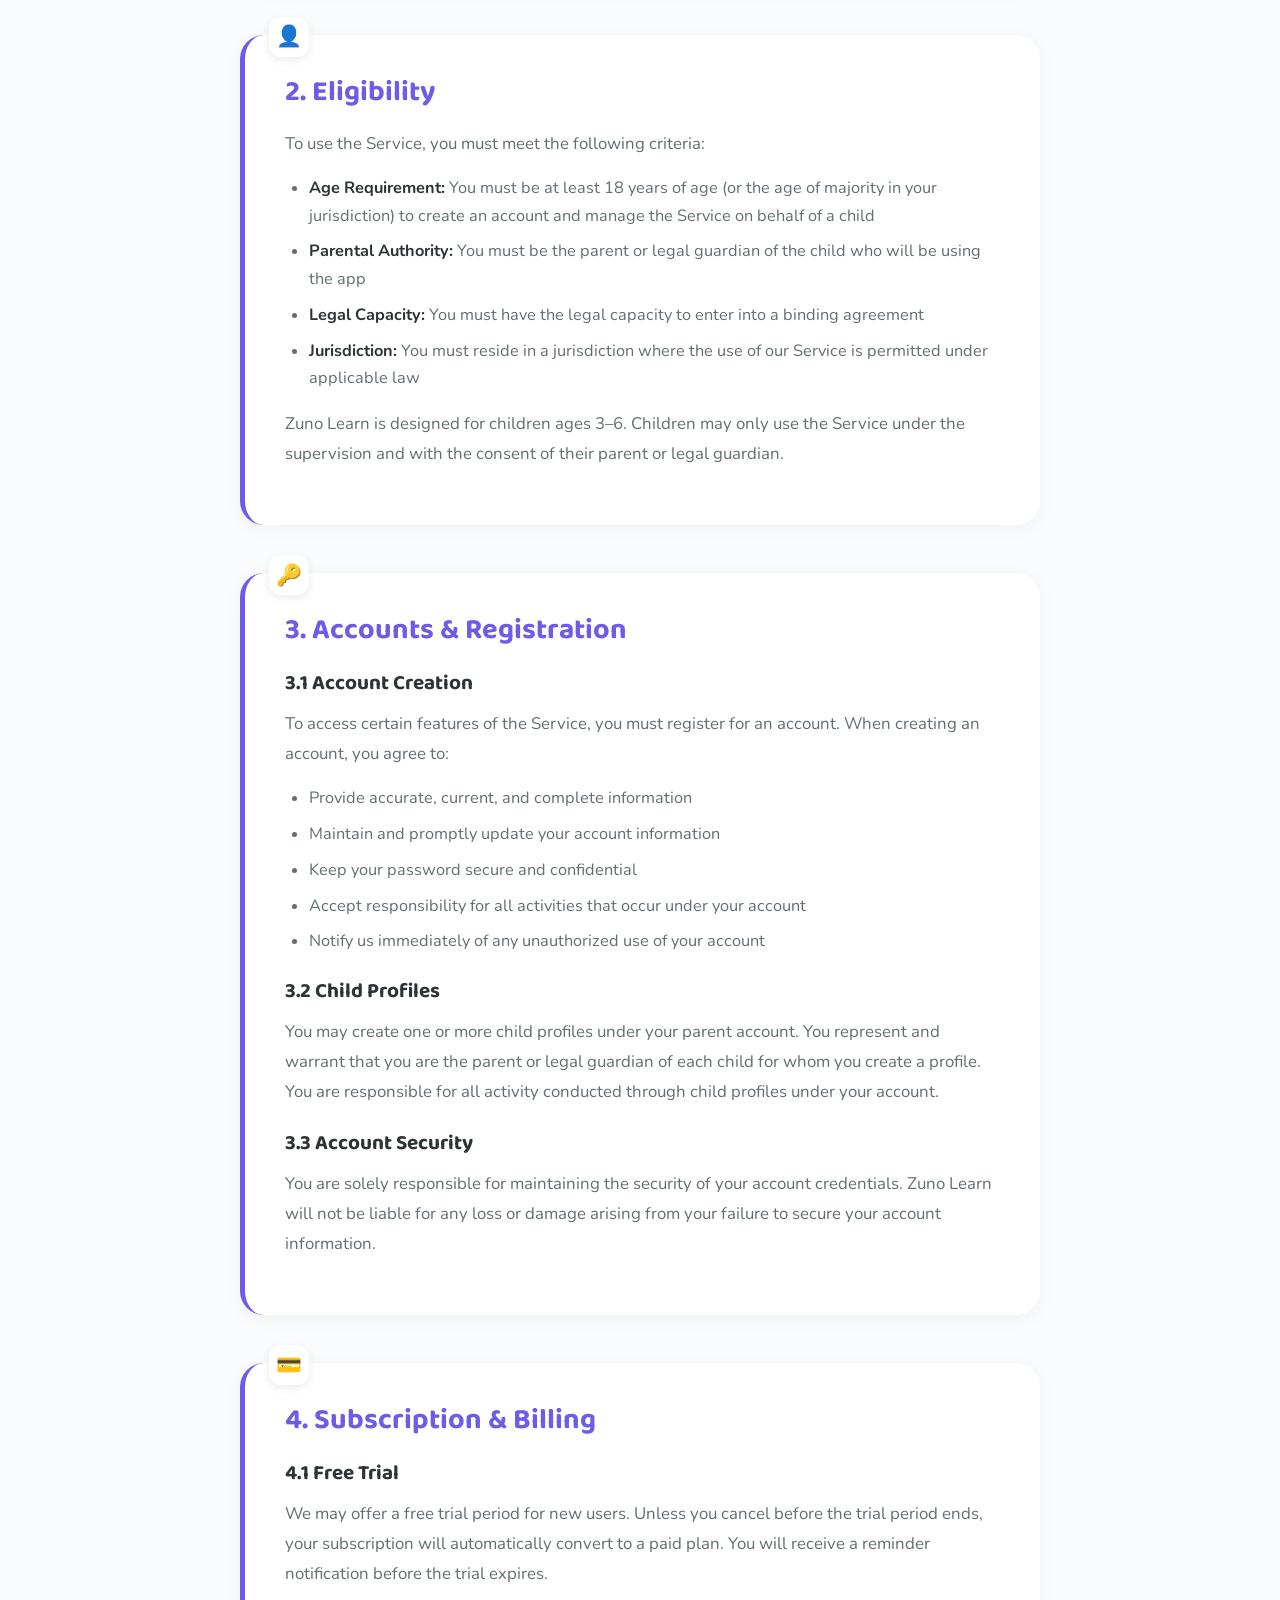
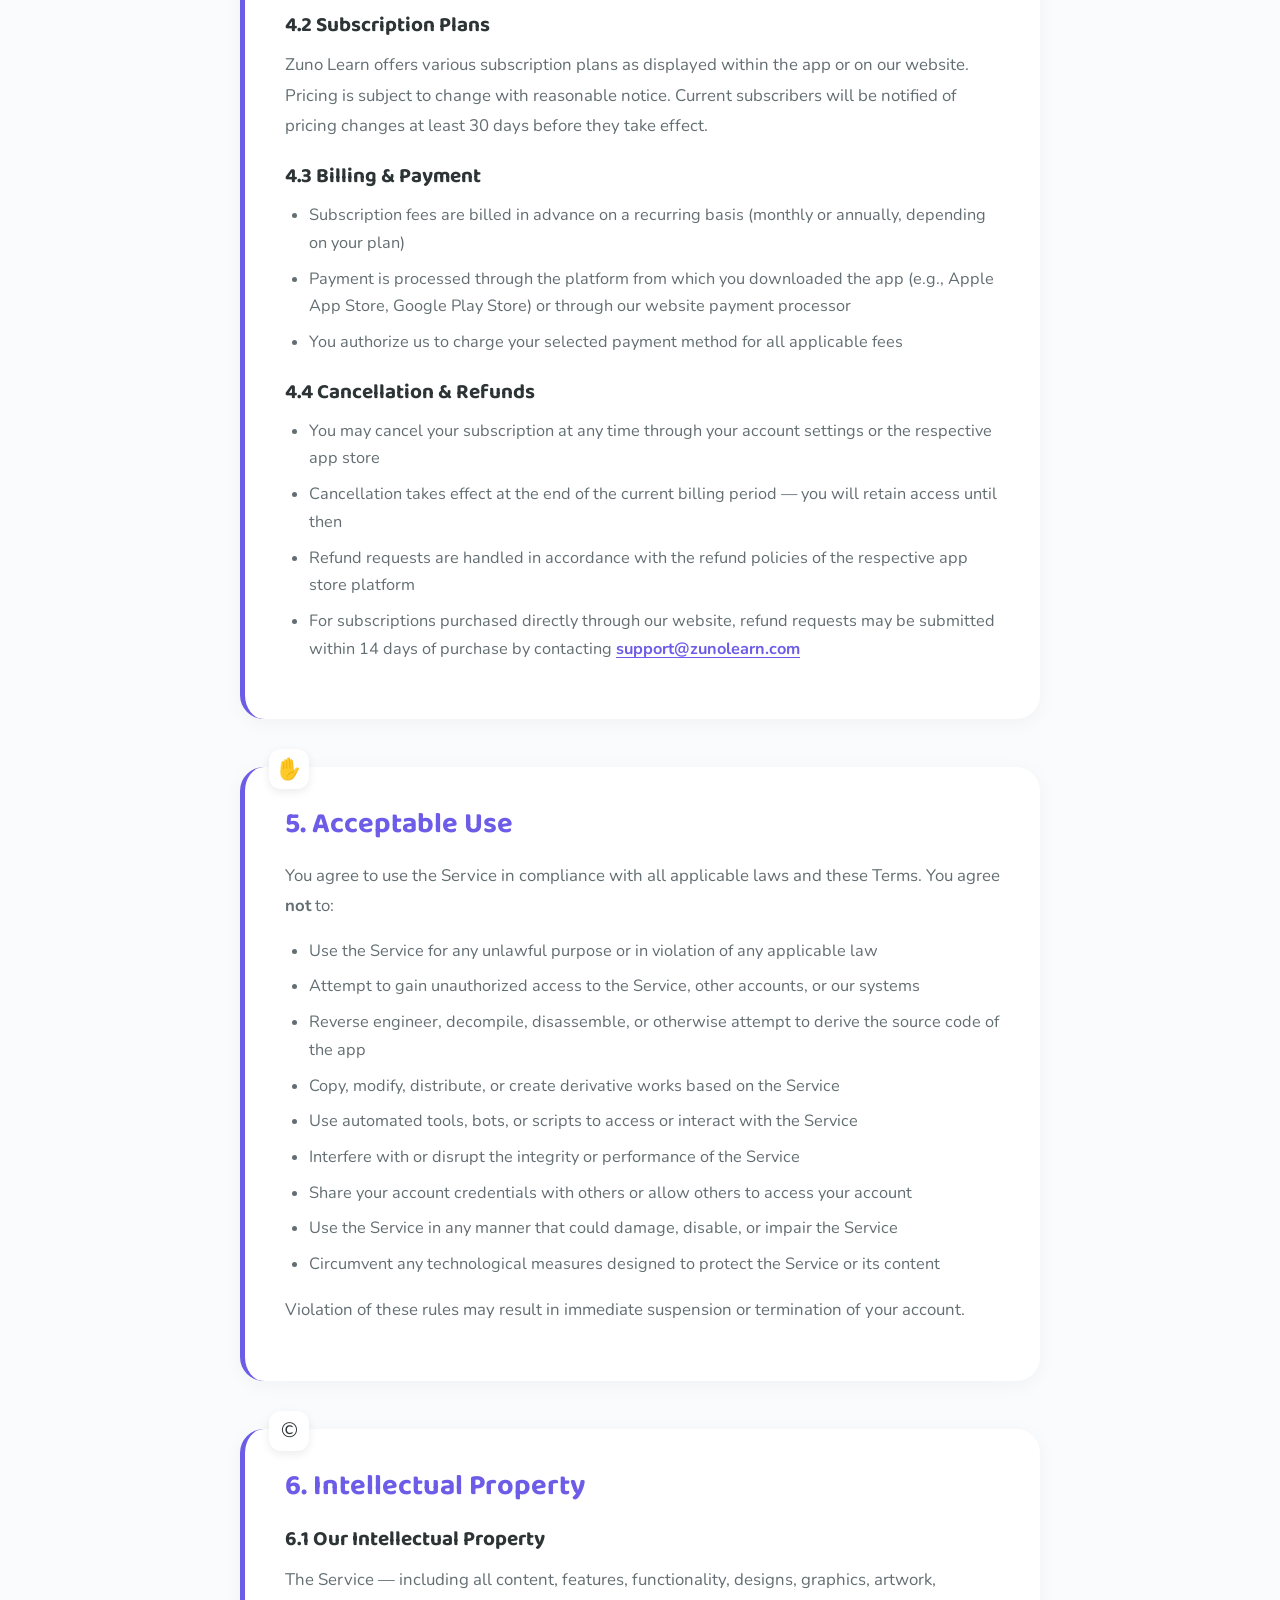
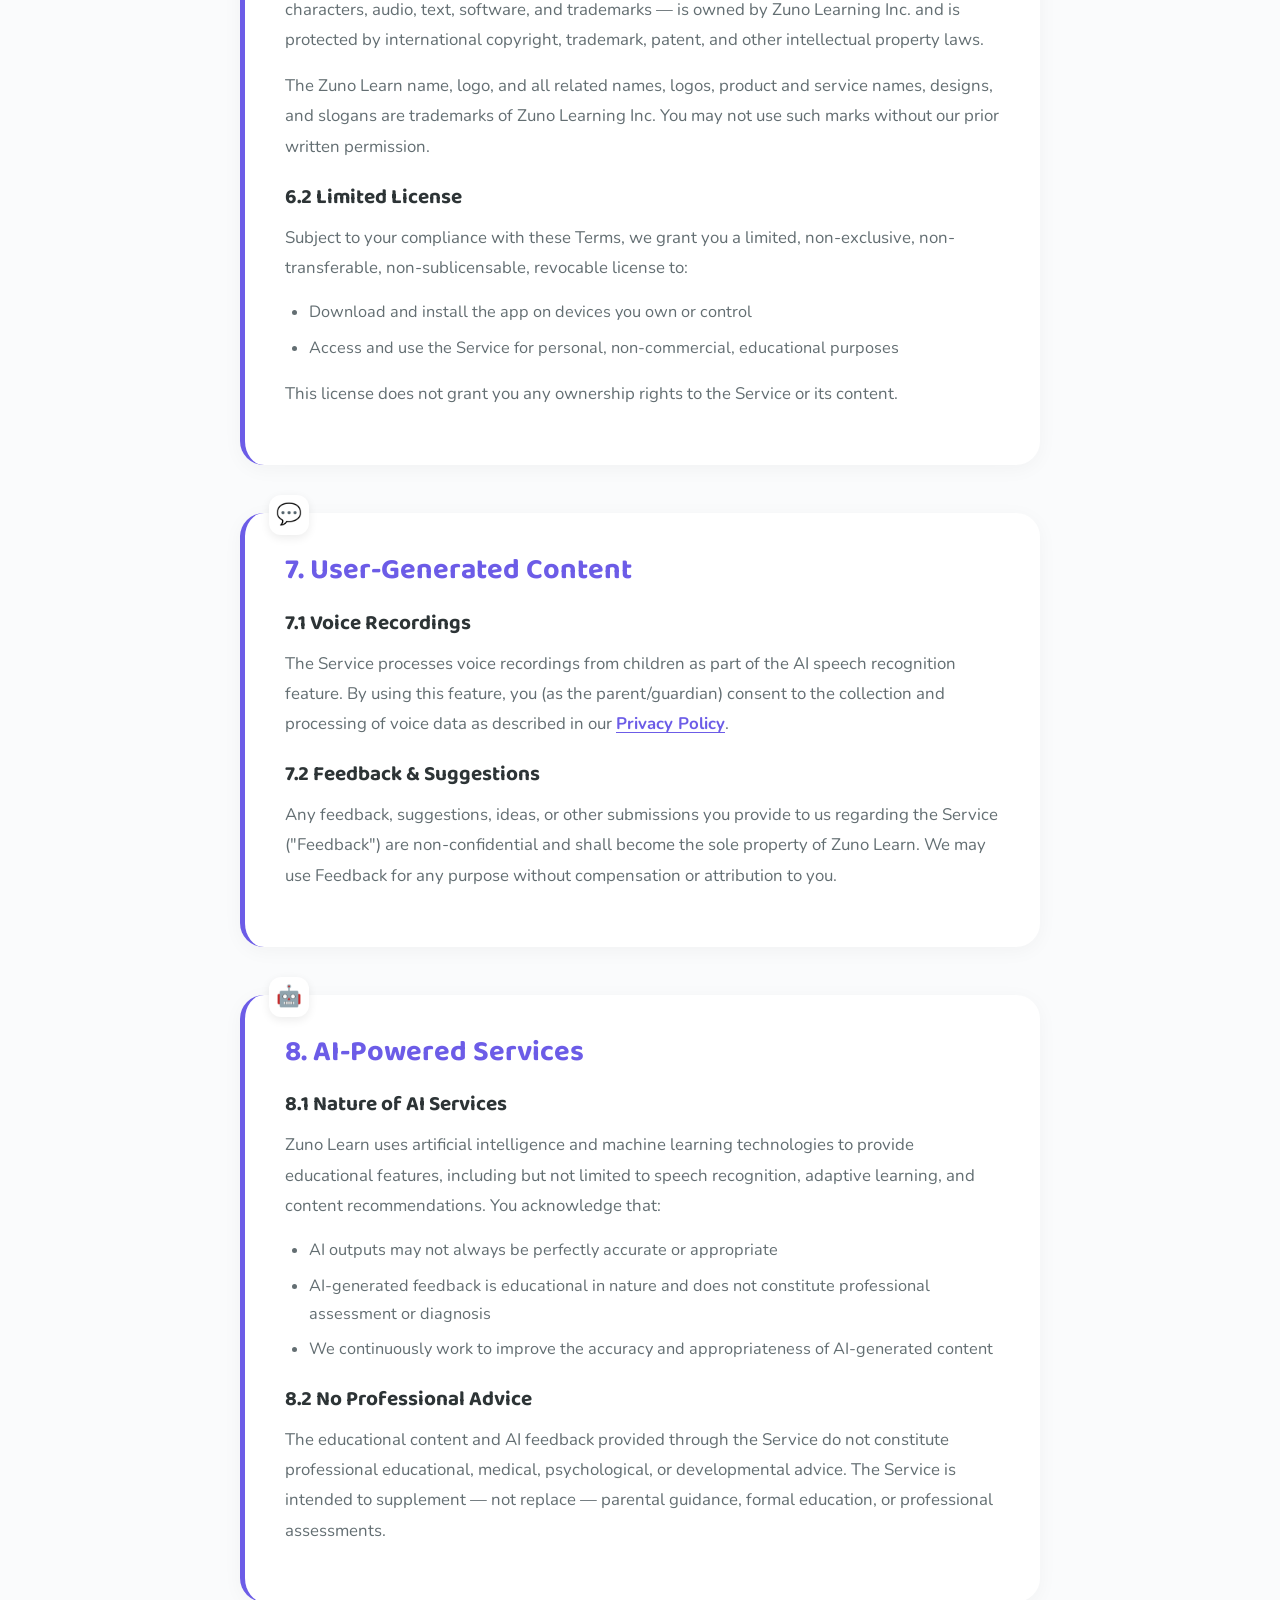
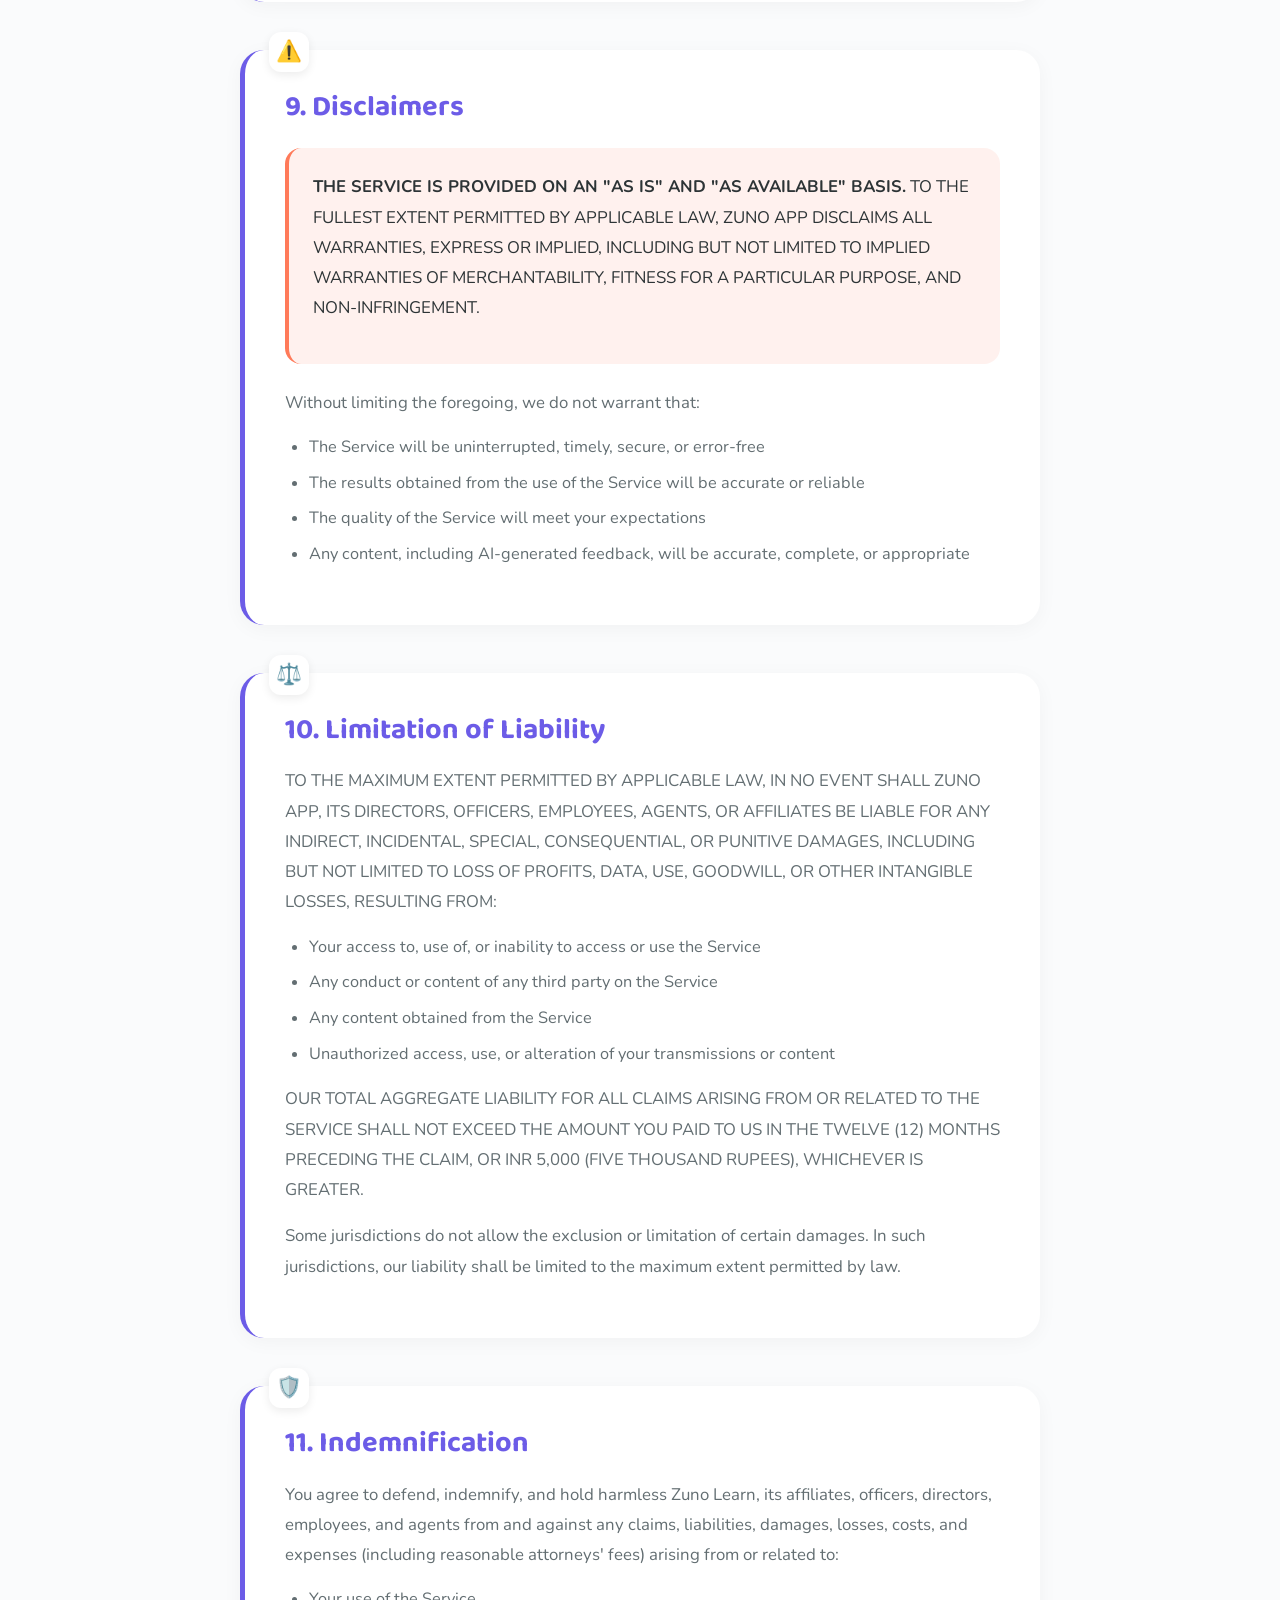
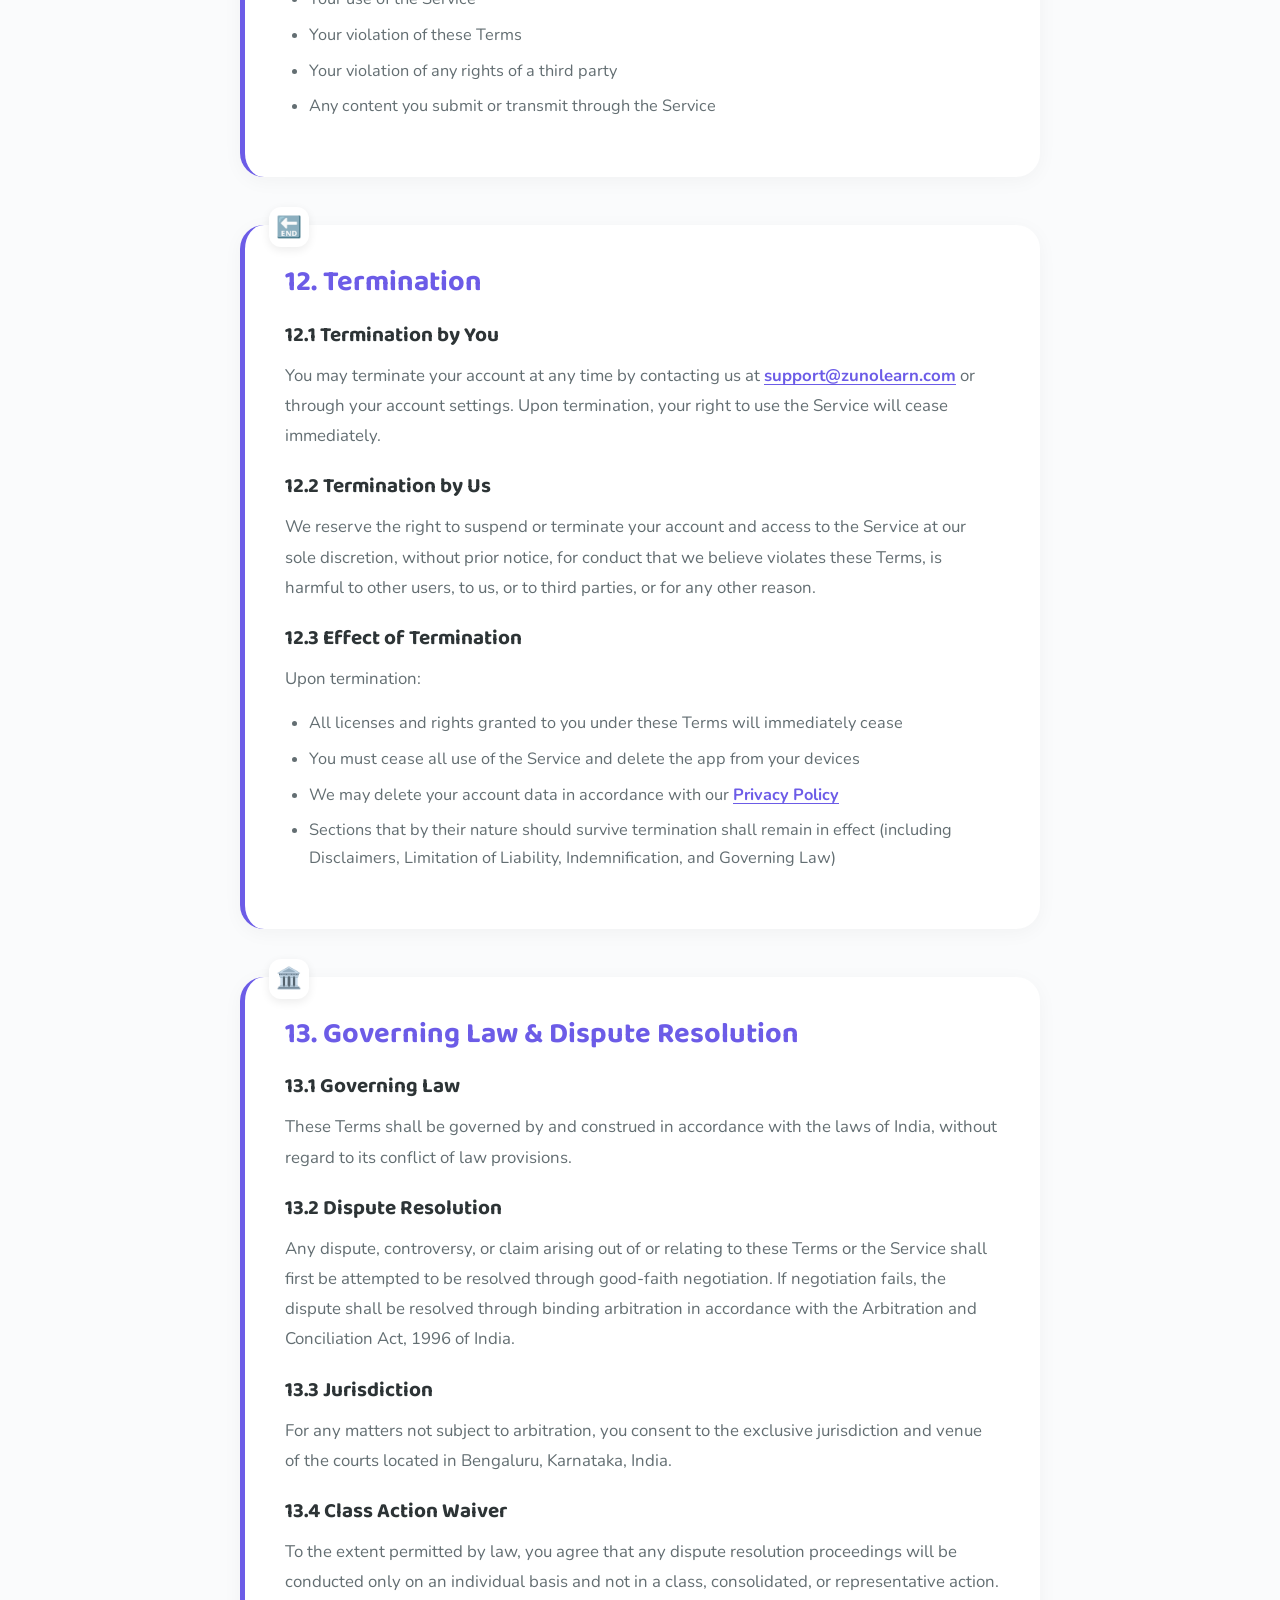
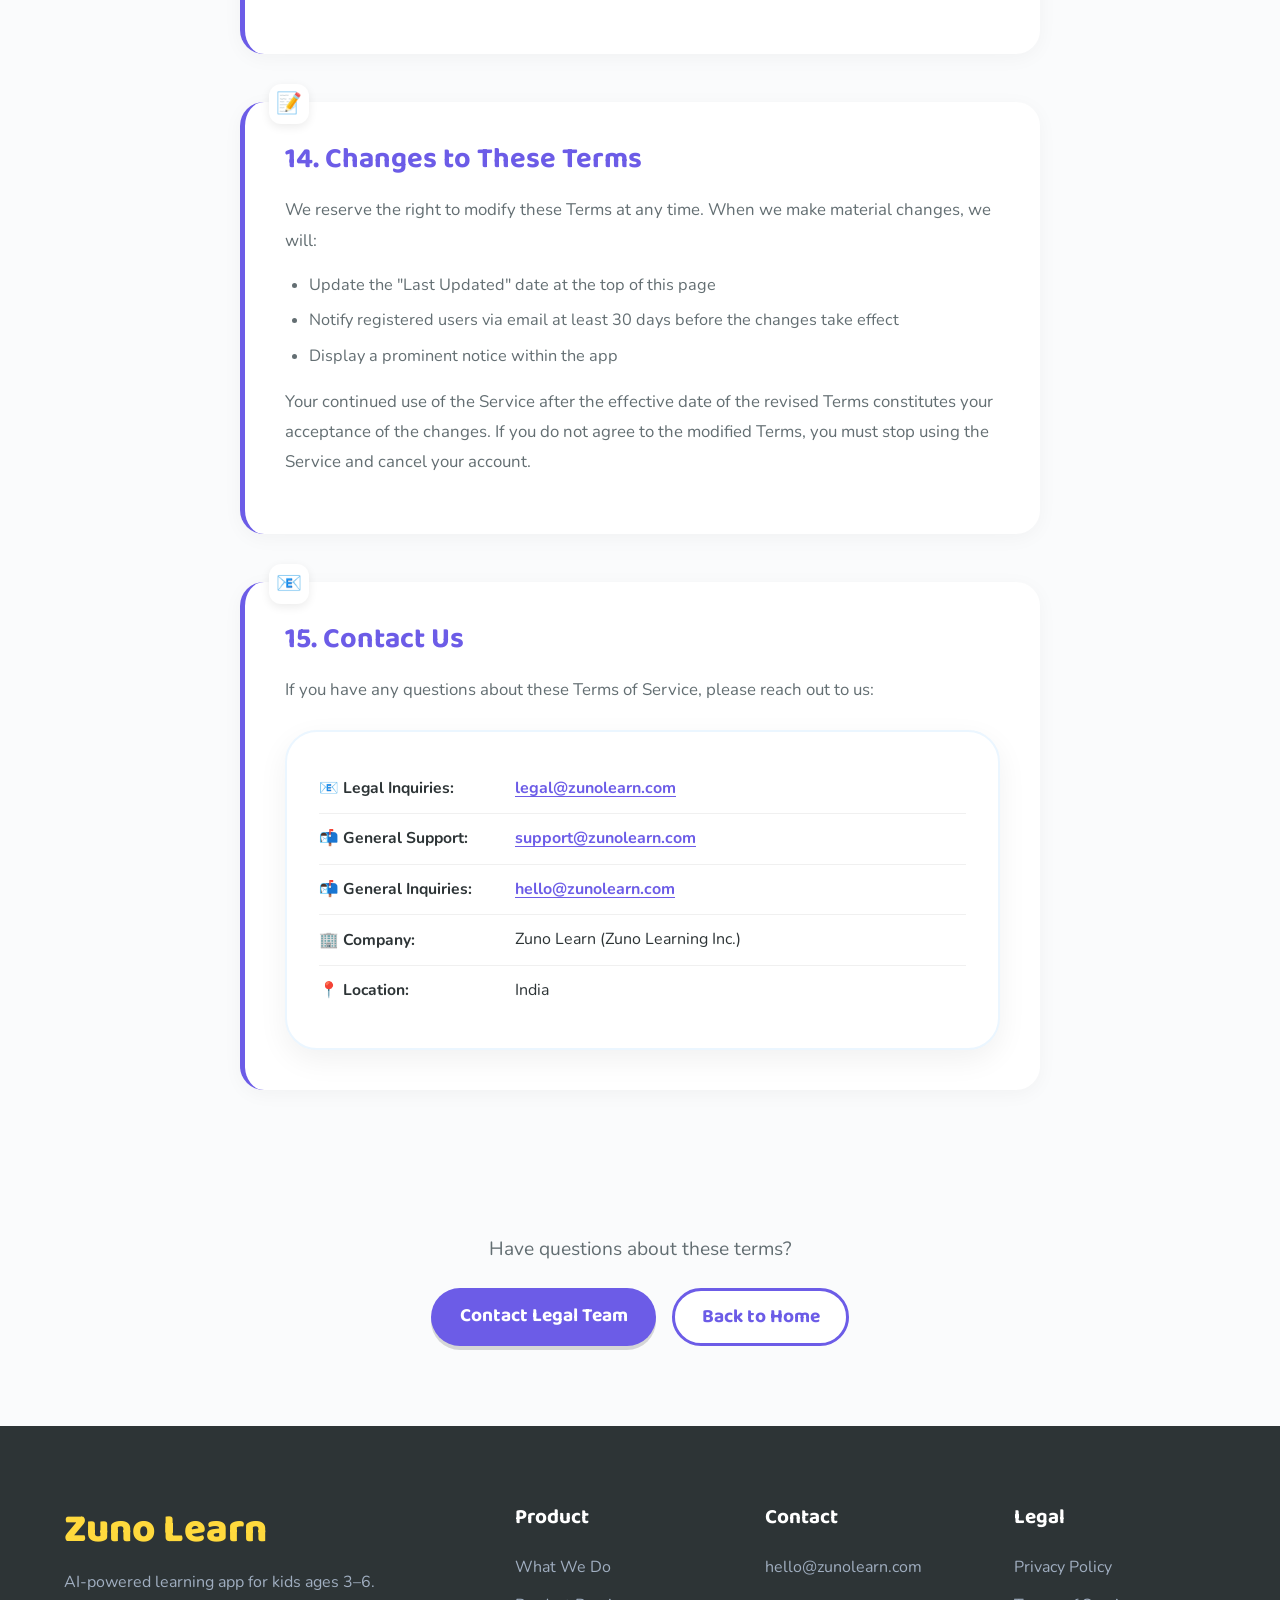
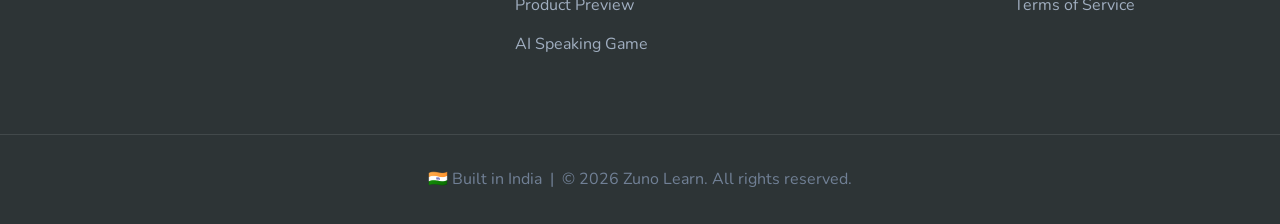
<file: terms.html>
<!DOCTYPE html>
<html lang="en">
<head>
  <meta charset="UTF-8" />
  <meta name="viewport" content="width=device-width, initial-scale=1.0" />
  <title>Zuno Learn | Terms of Service</title>
  <meta name="description" content="Zuno Learn Terms of Service – The terms and conditions governing your use of Zuno Learn's AI-powered learning platform for children." />
  <link rel="preconnect" href="https://fonts.googleapis.com" />
  <link rel="preconnect" href="https://fonts.gstatic.com" crossorigin />
  <link href="https://fonts.googleapis.com/css2?family=Baloo+2:wght@500;600;700;800&family=Nunito:wght@400;600;700;800&display=swap" rel="stylesheet" />
  <link rel="stylesheet" href="style.css?v=6" />
</head>
<body>
  <header class="navbar">
    <div class="container nav-content">
      <a href="index.html" class="logo">Zuno Learn</a>
      <nav class="nav-links">
        <a href="index.html#what-we-do">What We Do</a>
        <a href="index.html#who-its-for">Who It's For</a>
        <a href="index.html#preview">Preview</a>
        <a href="index.html#about">About</a>
      </nav>
      <a href="index.html#download" class="btn btn-primary nav-cta">Download App</a>
    </div>
  </header>

  <main class="legal-page">
    <!-- Hero Banner -->
    <section class="legal-hero legal-hero-terms">
      <div class="container">
        <div class="legal-hero-badge">📜 Legal Agreement</div>
        <h1>Terms of Service</h1>
        <p class="legal-hero-sub">Please read these Terms of Service carefully before using Zuno Learn. By accessing or using our Service, you agree to be bound by these terms.</p>
        <div class="legal-meta">
          <span>📅 Effective Date: April 1, 2026</span>
          <span>🔄 Last Updated: April 1, 2026</span>
        </div>
      </div>
    </section>

    <!-- Table of Contents -->
    <section class="legal-toc">
      <div class="container">
        <div class="toc-card card">
          <h2>📋 Table of Contents</h2>
          <ol class="toc-list">
            <li><a href="#acceptance">Acceptance of Terms</a></li>
            <li><a href="#eligibility">Eligibility</a></li>
            <li><a href="#accounts">Accounts & Registration</a></li>
            <li><a href="#subscription">Subscription & Billing</a></li>
            <li><a href="#acceptable-use">Acceptable Use</a></li>
            <li><a href="#intellectual-property">Intellectual Property</a></li>
            <li><a href="#user-content">User-Generated Content</a></li>
            <li><a href="#ai-services">AI-Powered Services</a></li>
            <li><a href="#disclaimers">Disclaimers</a></li>
            <li><a href="#liability">Limitation of Liability</a></li>
            <li><a href="#indemnification">Indemnification</a></li>
            <li><a href="#termination">Termination</a></li>
            <li><a href="#governing-law">Governing Law & Disputes</a></li>
            <li><a href="#changes-terms">Changes to These Terms</a></li>
            <li><a href="#contact-terms">Contact Us</a></li>
          </ol>
        </div>
      </div>
    </section>

    <!-- Terms Content -->
    <section class="legal-content">
      <div class="container">

        <article id="acceptance" class="legal-section">
          <div class="legal-section-icon">✅</div>
          <h2>1. Acceptance of Terms</h2>
          <p>These Terms of Service ("Terms") constitute a legally binding agreement between you ("you," "your," or "User") and Zuno Learn, operated by Zuno Learning Inc. ("Zuno," "we," "us," or "our"). These Terms govern your access to and use of the Zuno Learn mobile application, website at zunolearn.com, and all related services (collectively, the "Service").</p>
          <p>By creating an account, downloading the app, or otherwise accessing the Service, you acknowledge that you have read, understood, and agree to be bound by these Terms and our <a href="privacy.html" class="legal-link">Privacy Policy</a>, which is incorporated by reference.</p>
          <div class="legal-highlight">
            <strong>🔑 Key Point:</strong> If you do not agree with any part of these Terms, you must not access or use the Service. Continued use of the Service after changes to these Terms constitutes acceptance of the modified Terms.
          </div>
        </article>

        <article id="eligibility" class="legal-section">
          <div class="legal-section-icon">👤</div>
          <h2>2. Eligibility</h2>
          <p>To use the Service, you must meet the following criteria:</p>
          <ul>
            <li><strong>Age Requirement:</strong> You must be at least 18 years of age (or the age of majority in your jurisdiction) to create an account and manage the Service on behalf of a child</li>
            <li><strong>Parental Authority:</strong> You must be the parent or legal guardian of the child who will be using the app</li>
            <li><strong>Legal Capacity:</strong> You must have the legal capacity to enter into a binding agreement</li>
            <li><strong>Jurisdiction:</strong> You must reside in a jurisdiction where the use of our Service is permitted under applicable law</li>
          </ul>
          <p>Zuno Learn is designed for children ages 3–6. Children may only use the Service under the supervision and with the consent of their parent or legal guardian.</p>
        </article>

        <article id="accounts" class="legal-section">
          <div class="legal-section-icon">🔑</div>
          <h2>3. Accounts & Registration</h2>

          <h3>3.1 Account Creation</h3>
          <p>To access certain features of the Service, you must register for an account. When creating an account, you agree to:</p>
          <ul>
            <li>Provide accurate, current, and complete information</li>
            <li>Maintain and promptly update your account information</li>
            <li>Keep your password secure and confidential</li>
            <li>Accept responsibility for all activities that occur under your account</li>
            <li>Notify us immediately of any unauthorized use of your account</li>
          </ul>

          <h3>3.2 Child Profiles</h3>
          <p>You may create one or more child profiles under your parent account. You represent and warrant that you are the parent or legal guardian of each child for whom you create a profile. You are responsible for all activity conducted through child profiles under your account.</p>

          <h3>3.3 Account Security</h3>
          <p>You are solely responsible for maintaining the security of your account credentials. Zuno Learn will not be liable for any loss or damage arising from your failure to secure your account information.</p>
        </article>

        <article id="subscription" class="legal-section">
          <div class="legal-section-icon">💳</div>
          <h2>4. Subscription & Billing</h2>

          <h3>4.1 Free Trial</h3>
          <p>We may offer a free trial period for new users. Unless you cancel before the trial period ends, your subscription will automatically convert to a paid plan. You will receive a reminder notification before the trial expires.</p>

          <h3>4.2 Subscription Plans</h3>
          <p>Zuno Learn offers various subscription plans as displayed within the app or on our website. Pricing is subject to change with reasonable notice. Current subscribers will be notified of pricing changes at least 30 days before they take effect.</p>

          <h3>4.3 Billing & Payment</h3>
          <ul>
            <li>Subscription fees are billed in advance on a recurring basis (monthly or annually, depending on your plan)</li>
            <li>Payment is processed through the platform from which you downloaded the app (e.g., Apple App Store, Google Play Store) or through our website payment processor</li>
            <li>You authorize us to charge your selected payment method for all applicable fees</li>
          </ul>

          <h3>4.4 Cancellation & Refunds</h3>
          <ul>
            <li>You may cancel your subscription at any time through your account settings or the respective app store</li>
            <li>Cancellation takes effect at the end of the current billing period — you will retain access until then</li>
            <li>Refund requests are handled in accordance with the refund policies of the respective app store platform</li>
            <li>For subscriptions purchased directly through our website, refund requests may be submitted within 14 days of purchase by contacting <a href="mailto:support@zunolearn.com" class="legal-link">support@zunolearn.com</a></li>
          </ul>
        </article>

        <article id="acceptable-use" class="legal-section">
          <div class="legal-section-icon">✋</div>
          <h2>5. Acceptable Use</h2>
          <p>You agree to use the Service in compliance with all applicable laws and these Terms. You agree <strong>not</strong> to:</p>
          <ul>
            <li>Use the Service for any unlawful purpose or in violation of any applicable law</li>
            <li>Attempt to gain unauthorized access to the Service, other accounts, or our systems</li>
            <li>Reverse engineer, decompile, disassemble, or otherwise attempt to derive the source code of the app</li>
            <li>Copy, modify, distribute, or create derivative works based on the Service</li>
            <li>Use automated tools, bots, or scripts to access or interact with the Service</li>
            <li>Interfere with or disrupt the integrity or performance of the Service</li>
            <li>Share your account credentials with others or allow others to access your account</li>
            <li>Use the Service in any manner that could damage, disable, or impair the Service</li>
            <li>Circumvent any technological measures designed to protect the Service or its content</li>
          </ul>
          <p>Violation of these rules may result in immediate suspension or termination of your account.</p>
        </article>

        <article id="intellectual-property" class="legal-section">
          <div class="legal-section-icon">©️</div>
          <h2>6. Intellectual Property</h2>

          <h3>6.1 Our Intellectual Property</h3>
          <p>The Service — including all content, features, functionality, designs, graphics, artwork, characters, audio, text, software, and trademarks — is owned by Zuno Learning Inc. and is protected by international copyright, trademark, patent, and other intellectual property laws.</p>
          <p>The Zuno Learn name, logo, and all related names, logos, product and service names, designs, and slogans are trademarks of Zuno Learning Inc. You may not use such marks without our prior written permission.</p>

          <h3>6.2 Limited License</h3>
          <p>Subject to your compliance with these Terms, we grant you a limited, non-exclusive, non-transferable, non-sublicensable, revocable license to:</p>
          <ul>
            <li>Download and install the app on devices you own or control</li>
            <li>Access and use the Service for personal, non-commercial, educational purposes</li>
          </ul>
          <p>This license does not grant you any ownership rights to the Service or its content.</p>
        </article>

        <article id="user-content" class="legal-section">
          <div class="legal-section-icon">💬</div>
          <h2>7. User-Generated Content</h2>

          <h3>7.1 Voice Recordings</h3>
          <p>The Service processes voice recordings from children as part of the AI speech recognition feature. By using this feature, you (as the parent/guardian) consent to the collection and processing of voice data as described in our <a href="privacy.html" class="legal-link">Privacy Policy</a>.</p>

          <h3>7.2 Feedback & Suggestions</h3>
          <p>Any feedback, suggestions, ideas, or other submissions you provide to us regarding the Service ("Feedback") are non-confidential and shall become the sole property of Zuno Learn. We may use Feedback for any purpose without compensation or attribution to you.</p>
        </article>

        <article id="ai-services" class="legal-section">
          <div class="legal-section-icon">🤖</div>
          <h2>8. AI-Powered Services</h2>

          <h3>8.1 Nature of AI Services</h3>
          <p>Zuno Learn uses artificial intelligence and machine learning technologies to provide educational features, including but not limited to speech recognition, adaptive learning, and content recommendations. You acknowledge that:</p>
          <ul>
            <li>AI outputs may not always be perfectly accurate or appropriate</li>
            <li>AI-generated feedback is educational in nature and does not constitute professional assessment or diagnosis</li>
            <li>We continuously work to improve the accuracy and appropriateness of AI-generated content</li>
          </ul>

          <h3>8.2 No Professional Advice</h3>
          <p>The educational content and AI feedback provided through the Service do not constitute professional educational, medical, psychological, or developmental advice. The Service is intended to supplement — not replace — parental guidance, formal education, or professional assessments.</p>
        </article>

        <article id="disclaimers" class="legal-section">
          <div class="legal-section-icon">⚠️</div>
          <h2>9. Disclaimers</h2>
          <div class="legal-highlight highlight-orange">
            <p><strong>THE SERVICE IS PROVIDED ON AN "AS IS" AND "AS AVAILABLE" BASIS.</strong> TO THE FULLEST EXTENT PERMITTED BY APPLICABLE LAW, ZUNO APP DISCLAIMS ALL WARRANTIES, EXPRESS OR IMPLIED, INCLUDING BUT NOT LIMITED TO IMPLIED WARRANTIES OF MERCHANTABILITY, FITNESS FOR A PARTICULAR PURPOSE, AND NON-INFRINGEMENT.</p>
          </div>
          <p>Without limiting the foregoing, we do not warrant that:</p>
          <ul>
            <li>The Service will be uninterrupted, timely, secure, or error-free</li>
            <li>The results obtained from the use of the Service will be accurate or reliable</li>
            <li>The quality of the Service will meet your expectations</li>
            <li>Any content, including AI-generated feedback, will be accurate, complete, or appropriate</li>
          </ul>
        </article>

        <article id="liability" class="legal-section">
          <div class="legal-section-icon">⚖️</div>
          <h2>10. Limitation of Liability</h2>
          <p>TO THE MAXIMUM EXTENT PERMITTED BY APPLICABLE LAW, IN NO EVENT SHALL ZUNO APP, ITS DIRECTORS, OFFICERS, EMPLOYEES, AGENTS, OR AFFILIATES BE LIABLE FOR ANY INDIRECT, INCIDENTAL, SPECIAL, CONSEQUENTIAL, OR PUNITIVE DAMAGES, INCLUDING BUT NOT LIMITED TO LOSS OF PROFITS, DATA, USE, GOODWILL, OR OTHER INTANGIBLE LOSSES, RESULTING FROM:</p>
          <ul>
            <li>Your access to, use of, or inability to access or use the Service</li>
            <li>Any conduct or content of any third party on the Service</li>
            <li>Any content obtained from the Service</li>
            <li>Unauthorized access, use, or alteration of your transmissions or content</li>
          </ul>
          <p>OUR TOTAL AGGREGATE LIABILITY FOR ALL CLAIMS ARISING FROM OR RELATED TO THE SERVICE SHALL NOT EXCEED THE AMOUNT YOU PAID TO US IN THE TWELVE (12) MONTHS PRECEDING THE CLAIM, OR INR 5,000 (FIVE THOUSAND RUPEES), WHICHEVER IS GREATER.</p>
          <p>Some jurisdictions do not allow the exclusion or limitation of certain damages. In such jurisdictions, our liability shall be limited to the maximum extent permitted by law.</p>
        </article>

        <article id="indemnification" class="legal-section">
          <div class="legal-section-icon">🛡️</div>
          <h2>11. Indemnification</h2>
          <p>You agree to defend, indemnify, and hold harmless Zuno Learn, its affiliates, officers, directors, employees, and agents from and against any claims, liabilities, damages, losses, costs, and expenses (including reasonable attorneys' fees) arising from or related to:</p>
          <ul>
            <li>Your use of the Service</li>
            <li>Your violation of these Terms</li>
            <li>Your violation of any rights of a third party</li>
            <li>Any content you submit or transmit through the Service</li>
          </ul>
        </article>

        <article id="termination" class="legal-section">
          <div class="legal-section-icon">🔚</div>
          <h2>12. Termination</h2>

          <h3>12.1 Termination by You</h3>
          <p>You may terminate your account at any time by contacting us at <a href="mailto:support@zunolearn.com" class="legal-link">support@zunolearn.com</a> or through your account settings. Upon termination, your right to use the Service will cease immediately.</p>

          <h3>12.2 Termination by Us</h3>
          <p>We reserve the right to suspend or terminate your account and access to the Service at our sole discretion, without prior notice, for conduct that we believe violates these Terms, is harmful to other users, to us, or to third parties, or for any other reason.</p>

          <h3>12.3 Effect of Termination</h3>
          <p>Upon termination:</p>
          <ul>
            <li>All licenses and rights granted to you under these Terms will immediately cease</li>
            <li>You must cease all use of the Service and delete the app from your devices</li>
            <li>We may delete your account data in accordance with our <a href="privacy.html" class="legal-link">Privacy Policy</a></li>
            <li>Sections that by their nature should survive termination shall remain in effect (including Disclaimers, Limitation of Liability, Indemnification, and Governing Law)</li>
          </ul>
        </article>

        <article id="governing-law" class="legal-section">
          <div class="legal-section-icon">🏛️</div>
          <h2>13. Governing Law & Dispute Resolution</h2>

          <h3>13.1 Governing Law</h3>
          <p>These Terms shall be governed by and construed in accordance with the laws of India, without regard to its conflict of law provisions.</p>

          <h3>13.2 Dispute Resolution</h3>
          <p>Any dispute, controversy, or claim arising out of or relating to these Terms or the Service shall first be attempted to be resolved through good-faith negotiation. If negotiation fails, the dispute shall be resolved through binding arbitration in accordance with the Arbitration and Conciliation Act, 1996 of India.</p>

          <h3>13.3 Jurisdiction</h3>
          <p>For any matters not subject to arbitration, you consent to the exclusive jurisdiction and venue of the courts located in Bengaluru, Karnataka, India.</p>

          <h3>13.4 Class Action Waiver</h3>
          <p>To the extent permitted by law, you agree that any dispute resolution proceedings will be conducted only on an individual basis and not in a class, consolidated, or representative action.</p>
        </article>

        <article id="changes-terms" class="legal-section">
          <div class="legal-section-icon">📝</div>
          <h2>14. Changes to These Terms</h2>
          <p>We reserve the right to modify these Terms at any time. When we make material changes, we will:</p>
          <ul>
            <li>Update the "Last Updated" date at the top of this page</li>
            <li>Notify registered users via email at least 30 days before the changes take effect</li>
            <li>Display a prominent notice within the app</li>
          </ul>
          <p>Your continued use of the Service after the effective date of the revised Terms constitutes your acceptance of the changes. If you do not agree to the modified Terms, you must stop using the Service and cancel your account.</p>
        </article>

        <article id="contact-terms" class="legal-section">
          <div class="legal-section-icon">📧</div>
          <h2>15. Contact Us</h2>
          <p>If you have any questions about these Terms of Service, please reach out to us:</p>
          <div class="contact-card card">
            <div class="contact-row">
              <span class="contact-label">📧 Legal Inquiries:</span>
              <a href="mailto:legal@zunolearn.com" class="legal-link">legal@zunolearn.com</a>
            </div>
            <div class="contact-row">
              <span class="contact-label">📬 General Support:</span>
              <a href="mailto:support@zunolearn.com" class="legal-link">support@zunolearn.com</a>
            </div>
            <div class="contact-row">
              <span class="contact-label">📬 General Inquiries:</span>
              <a href="mailto:hello@zunolearn.com" class="legal-link">hello@zunolearn.com</a>
            </div>
            <div class="contact-row">
              <span class="contact-label">🏢 Company:</span>
              <span>Zuno Learn (Zuno Learning Inc.)</span>
            </div>
            <div class="contact-row">
              <span class="contact-label">📍 Location:</span>
              <span>India</span>
            </div>
          </div>
        </article>

      </div>
    </section>

    <!-- Back to Home CTA -->
    <section class="legal-cta">
      <div class="container" style="text-align: center;">
        <p style="font-size: 1.2rem; color: var(--light-text); margin-bottom: 1.5rem;">Have questions about these terms?</p>
        <div style="display: flex; gap: 1rem; justify-content: center; flex-wrap: wrap;">
          <a href="mailto:legal@zunolearn.com" class="btn btn-primary">Contact Legal Team</a>
          <a href="index.html" class="btn btn-outline">Back to Home</a>
        </div>
      </div>
    </section>
  </main>

  <!-- Footer -->
  <footer class="footer">
    <div class="container footer-grid">
      <div class="footer-brand">
        <a href="index.html" class="logo">Zuno Learn</a>
        <p>AI-powered learning app for kids ages 3–6.</p>
      </div>
      <div>
        <h4>Product</h4>
        <a href="index.html#what-we-do">What We Do</a>
        <a href="index.html#preview">Product Preview</a>
        <a href="index.html#features">AI Speaking Game</a>
      </div>
      <div>
        <h4>Contact</h4>
        <a href="mailto:hello@zunolearn.com">hello@zunolearn.com</a>
      </div>
      <div>
        <h4>Legal</h4>
        <a href="privacy.html">Privacy Policy</a>
        <a href="terms.html">Terms of Service</a>
      </div>
    </div>
    <div class="footer-bottom">
      <p>🇮🇳 Built in India &nbsp;|&nbsp; &copy; 2026 Zuno Learn. All rights reserved.</p>
    </div>
  </footer>
</body>
</html>
</file>
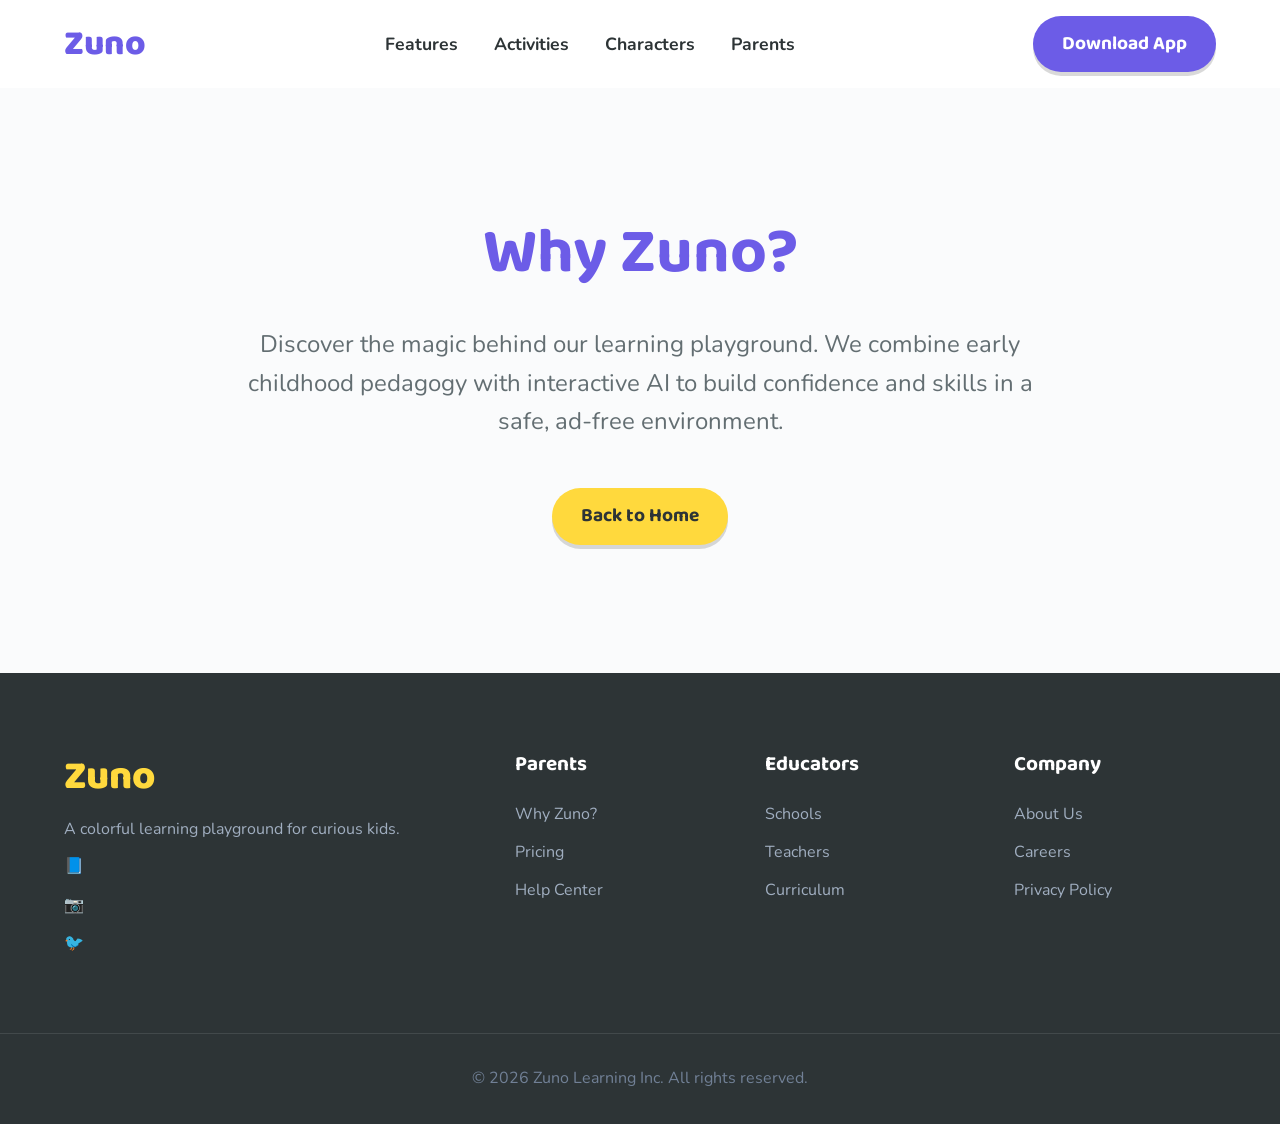
<file: why-zuno.html>
<!DOCTYPE html>
<html lang="en">
<head>
  <meta charset="UTF-8" />
  <meta name="viewport" content="width=device-width, initial-scale=1.0" />
  <title>Zuno | Why Zuno?</title>
  <link rel="stylesheet" href="style.css?v=2" />
  <link href="https://fonts.googleapis.com/css2?family=Baloo+2:wght@500;600;700;800&family=Nunito:wght@400;600;700;800&display=swap" rel="stylesheet" />
</head>
<body>
  <header class="navbar">
    <div class="container nav-content">
      <a href="index.html" class="logo">Zuno</a>
      <nav class="nav-links">
        <a href="index.html#features">Features</a>
        <a href="index.html#activities">Activities</a>
        <a href="index.html#characters">Characters</a>
        <a href="index.html#parents">Parents</a>
      </nav>
      <a href="index.html#download" class="btn btn-primary nav-cta">Download App</a>
    </div>
  </header>

  <main style="padding: 8rem 0; text-align: center; min-height: 50vh; background: var(--bg-color);">
    <div class="container">
      <h1 style="color: var(--purple); font-size: 4rem; margin-bottom: 2rem;">Why Zuno?</h1>
      <p style="font-size: 1.5rem; color: var(--light-text); max-width: 800px; margin: 0 auto;">
        Discover the magic behind our learning playground. We combine early childhood pedagogy with interactive AI to build confidence and skills in a safe, ad-free environment.
      </p>
      <div style="margin-top: 3rem;">
        <a href="index.html" class="btn btn-yellow">Back to Home</a>
      </div>
    </div>
  </main>

  <footer class="footer">
    <div class="container footer-grid">
      <div class="footer-brand">
        <a href="index.html" class="logo">Zuno</a>
        <p>A colorful learning playground for curious kids.</p>
        <div class="socials">
          <a href="#">📘</a> <a href="#">📷</a> <a href="#">🐦</a>
        </div>
      </div>
      <div>
        <h4>Parents</h4>
        <a href="why-zuno.html">Why Zuno?</a>
        <a href="pricing.html">Pricing</a>
        <a href="help-center.html">Help Center</a>
      </div>
      <div>
        <h4>Educators</h4>
        <a href="schools.html">Schools</a>
        <a href="teachers.html">Teachers</a>
        <a href="curriculum.html">Curriculum</a>
      </div>
      <div>
        <h4>Company</h4>
        <a href="about.html">About Us</a>
        <a href="careers.html">Careers</a>
        <a href="privacy.html">Privacy Policy</a>
      </div>
    </div>
    <div class="footer-bottom">
      <p>&copy; 2026 Zuno Learning Inc. All rights reserved.</p>
    </div>
  </footer>
</body>
</html>
</file>
<file: style.css>
:root {
  --purple:     #6C5CE7;
  --yellow:     #FFD93D;
  --blue:       #4DB6FF;
  --green:      #4CD4B0;
  --orange:     #FF7A59;
  --dark-text:  #2D3436;
  --light-text: #636E72;
  --bg-color:   #FAFBFC;
  --bg-blue:    #EBF6FF;
  --bg-yellow:  #FFF9E5;
}

* { margin: 0; padding: 0; box-sizing: border-box; }

body {
  font-family: 'Nunito', sans-serif;
  color: var(--dark-text);
  background-color: var(--bg-color);
  overflow-x: hidden;
  line-height: 1.6;
}

h1, h2, h3, h4, .logo {
  font-family: 'Baloo 2', cursive;
  line-height: 1.2;
}

a { text-decoration: none; color: inherit; }

.container { width: min(1200px, 90%); margin: auto; }

.section { padding: 5rem 0; }
.section-title { font-size: 2.8rem; text-align: center; margin-bottom: 1.5rem; color: var(--purple); }
.section-subtitle { text-align: center; font-size: 1.25rem; color: var(--light-text); margin-bottom: 3rem; max-width: 600px; margin-left: auto; margin-right: auto; }

.bg-light-blue { background-color: var(--bg-blue); }
.bg-light-yellow { background-color: var(--bg-yellow); }

.gradient-bg {
  background: linear-gradient(135deg, var(--purple), var(--blue));
  color: white;
}

/* Animations */
@keyframes float {
  0%, 100% { transform: translateY(0); }
  50% { transform: translateY(-20px); }
}
@keyframes bounce-slow {
  0%, 100% { transform: translateY(0); }
  50% { transform: translateY(-10px); }
}
@keyframes float-letter {
  0%, 100% { transform: translateY(0) rotate(0deg); }
  50% { transform: translateY(-15px) rotate(10deg); }
}
@keyframes pulse-glow {
  0%, 100% { box-shadow: 0 0 0 0 rgba(108, 92, 231, 0.3); }
  50% { box-shadow: 0 0 0 12px rgba(108, 92, 231, 0); }
}

.bounce { animation: bounce-slow 4s ease-in-out infinite; }
.bounce-alt { animation: bounce-slow 4.5s ease-in-out infinite alternate; }

/* Buttons */
.btn {
  display: inline-block;
  padding: 0.8rem 1.8rem;
  border-radius: 50px;
  font-family: 'Baloo 2', cursive;
  font-size: 1.2rem;
  font-weight: 700;
  cursor: pointer;
  transition: transform 0.2s, box-shadow 0.2s;
  border: none;
  box-shadow: 0 4px 0 rgba(0,0,0,0.15);
}
.btn:hover {
  transform: translateY(-4px) scale(1.02);
  box-shadow: 0 8px 12px rgba(0,0,0,0.1);
}
.btn:active {
  transform: translateY(2px);
  box-shadow: 0 0px 0px rgba(0,0,0,0.1);
}

.btn-primary { background: var(--purple); color: white; }
.btn-yellow { background: var(--yellow); color: var(--dark-text); }
.btn-outline { background: white; color: var(--purple); border: 3px solid var(--purple); box-shadow: none; padding: 0.65rem 1.65rem; }
.btn-outline:hover { box-shadow: 0 6px 15px rgba(108, 92, 231, 0.2); }
.btn-white { background: white; color: var(--purple); }
.btn-large { padding: 1rem 2.5rem; font-size: 1.4rem; }

/* Cards & Rounded shapes */
.card {
  background: white;
  border-radius: 32px;
  box-shadow: 0 10px 30px rgba(0,0,0,0.06);
  transition: transform 0.3s cubic-bezier(0.175, 0.885, 0.32, 1.275), box-shadow 0.3s;
}
.card:hover {
  transform: translateY(-10px);
  box-shadow: 0 20px 40px rgba(0,0,0,0.1);
}

/* Navbar */
.navbar {
  background: rgba(255,255,255,0.9);
  backdrop-filter: blur(10px);
  position: sticky;
  top: 0;
  z-index: 100;
  padding: 1rem 0;
}
.nav-content { display: flex; justify-content: space-between; align-items: center; }
.logo { font-size: 2.2rem; color: var(--purple); font-weight: 800; }
.nav-links a { margin: 0 1rem; font-weight: 700; font-size: 1.1rem; color: var(--dark-text); transition: color 0.2s; }
.nav-links a:hover { color: var(--purple); }

/* Hero Section */
.hero {
  position: relative;
  padding: 5rem 0 6rem;
  z-index: 10;
}
.hero-grid {
  display: grid;
  grid-template-columns: 1fr 1fr;
  gap: 3rem;
  align-items: center;
}
.hero-text h1 {
  font-size: 3.5rem;
  color: var(--purple);
  margin-bottom: 1rem;
  line-height: 1.15;
}
.hero-text .hero-what {
  font-size: 1.35rem;
  color: var(--dark-text);
  margin-bottom: 0.75rem;
  font-weight: 600;
}
.hero-text .hero-why {
  font-size: 1.15rem;
  color: var(--light-text);
  margin-bottom: 2rem;
}
.hero-buttons { display: flex; gap: 1rem; flex-wrap: wrap; }

/* Beta Badge */
.beta-badge {
  display: inline-block;
  background: linear-gradient(135deg, var(--purple), var(--blue));
  color: white;
  padding: 0.4rem 1.2rem;
  border-radius: 50px;
  font-size: 0.95rem;
  font-weight: 700;
  margin-bottom: 1.2rem;
  animation: pulse-glow 2.5s ease-in-out infinite;
}

.hero-image-container { position: relative; }
.hero-img {
  width: 100%;
  border-radius: 40px;
  box-shadow: 0 20px 50px rgba(108, 92, 231, 0.15);
  animation: float 6s ease-in-out infinite;
  display: block;
}

/* Floating Elements */
.floating-letter, .floating-number {
  position: absolute;
  font-family: 'Baloo 2', cursive;
  font-weight: 800;
  font-size: 4rem;
  z-index: 2;
  animation: float-letter 4s ease-in-out infinite alternate;
}
.l1 { color: var(--yellow); top: -20px; left: -20px; text-shadow: 3px 3px 0 rgba(0,0,0,0.1); }
.n1 { color: var(--green); top: 50%; right: -30px; font-size: 5rem; animation-delay: 1s; }
.l2 { color: var(--orange); bottom: -10px; left: 10%; animation-delay: 2s; }
.n2 { color: var(--blue); bottom: 10%; right: 20%; font-size: 3.5rem; animation-delay: 1.5s; }

.floating-bg { position: fixed; top: 0; left: 0; width: 100%; height: 100%; pointer-events: none; z-index: -1; }
.bubble { position: absolute; border-radius: 50%; background: var(--blue); opacity: 0.1; }
.b1 { width: 300px; height: 300px; top: -100px; right: -50px; background: var(--yellow); animation: float 8s infinite; }
.b2 { width: 150px; height: 150px; bottom: 20%; left: 5%; animation: float 6s infinite reverse; }
.star, .cloud { position: absolute; font-size: 3rem; opacity: 0.6; }
.s1 { top: 20%; left: 15%; animation: float 5s infinite; }
.s2 { top: 60%; right: 10%; font-size: 2rem; animation: float 4s infinite 2s; }
.c1 { top: 30%; right: 25%; font-size: 4rem; opacity: 0.4; animation: float 7s infinite 1s; }


/* ================================================
   WHAT WE DO SECTION
   ================================================ */
.wwd-grid {
  display: grid;
  grid-template-columns: repeat(3, 1fr);
  gap: 2rem;
}
.wwd-card {
  padding: 2.5rem 2rem;
  text-align: center;
  border: 3px solid transparent;
}
.wwd-card:hover {
  border-color: var(--purple);
}
.wwd-icon {
  width: 100px;
  height: 100px;
  margin: 0 auto 1.5rem;
  border-radius: 30px;
  display: flex;
  align-items: center;
  justify-content: center;
  font-size: 3rem;
  transition: transform 0.3s;
}
.wwd-card:hover .wwd-icon {
  transform: scale(1.1) rotate(-5deg);
}
.wwd-card h3 {
  font-size: 1.5rem;
  color: var(--purple);
  margin-bottom: 0.75rem;
}
.wwd-card p {
  color: var(--light-text);
  font-size: 1.05rem;
}


/* ================================================
   WHO IT'S FOR SECTION
   ================================================ */
.wif-grid {
  display: grid;
  grid-template-columns: 1fr 1fr;
  gap: 2.5rem;
}
.wif-card {
  padding: 2.5rem;
  border: 3px solid transparent;
  text-align: left;
}
.wif-card:hover {
  border-color: var(--green);
}
.wif-emoji {
  font-size: 4rem;
  margin-bottom: 1rem;
}
.wif-card h3 {
  font-size: 1.6rem;
  color: var(--purple);
  margin-bottom: 1rem;
}
.wif-card p {
  color: var(--light-text);
  font-size: 1.05rem;
  margin-bottom: 1.5rem;
}
.wif-list {
  list-style: none;
}
.wif-list li {
  padding: 0.5rem 0;
  font-weight: 600;
  color: var(--dark-text);
  font-size: 1rem;
}


/* ================================================
   PRODUCT PREVIEW SECTION
   ================================================ */
.preview-grid {
  display: grid;
  grid-template-columns: repeat(5, 1fr);
  gap: 1.5rem;
}
.preview-card {
  overflow: hidden;
  border: 3px solid transparent;
  position: relative;
}
.preview-card:hover {
  border-color: var(--yellow);
}
.preview-img {
  width: 100%;
  height: 180px;
  object-fit: cover;
  display: block;
  border-radius: 28px 28px 0 0;
}
.preview-label {
  padding: 1rem;
  text-align: center;
  font-family: 'Baloo 2', cursive;
  font-size: 1.05rem;
  font-weight: 700;
  color: var(--dark-text);
}


/* ================================================
   HERO FEATURE SHOWCASE
   ================================================ */
.feature-showcase {
  display: grid;
  grid-template-columns: 1.1fr 0.9fr;
  gap: 4rem;
  align-items: center;
}
.badge-label {
  background: var(--yellow);
  color: var(--dark-text);
  padding: 0.5rem 1.2rem;
  border-radius: 20px;
  font-weight: 800;
  font-size: 1.1rem;
  display: inline-block;
  font-family: 'Baloo 2', cursive;
  text-transform: uppercase;
  letter-spacing: 1px;
}
.feature-list {
  list-style: none;
}
.feature-list li {
  margin-bottom: 1rem;
  padding: 1.2rem;
  background: white;
  border-radius: 20px;
  box-shadow: 0 5px 15px rgba(0,0,0,0.05);
  border-left: 6px solid var(--purple);
  font-size: 1.15rem;
  transition: transform 0.2s;
}
.feature-list li:hover {
  transform: translateX(10px);
}


/* ================================================
   TRUST SECTION
   ================================================ */
.trust-grid {
  display: grid;
  grid-template-columns: 1fr 1fr;
  gap: 4rem;
  align-items: center;
}
.trust-badges { display: flex; flex-direction: column; gap: 1.5rem; }
.badge {
  display: flex;
  flex-direction: column;
  background: white;
  padding: 1.5rem;
  border-radius: 24px;
  box-shadow: 0 5px 15px rgba(0,0,0,0.05);
}
.badge .icon { font-size: 2.5rem; margin-bottom: 0.5rem; }
.badge strong { font-size: 1.4rem; font-family: 'Baloo 2', cursive; color: var(--dark-text); }
.badge p { color: var(--light-text); }

.testimonial-card {
  padding: 3rem;
  background: white;
  border-radius: 40px;
  border-top-left-radius: 0;
  box-shadow: 0 15px 35px rgba(0,0,0,0.08);
  position: relative;
}
.testimonial-card::before {
  content: '"';
  font-family: 'Baloo 2', cursive;
  font-size: 8rem;
  color: var(--yellow);
  position: absolute;
  top: -20px;
  left: 20px;
  opacity: 0.3;
  line-height: 1;
}
.testimonial-card p { font-size: 1.4rem; font-weight: 600; color: var(--dark-text); font-style: italic; position: relative; z-index: 1; margin-bottom: 2rem;}
.parent-name { display: flex; align-items: center; gap: 1rem; }
.avatar { width: 50px; height: 50px; background: var(--bg-blue); border-radius: 50%; display: flex; align-items: center; justify-content: center; font-size: 1.5rem; }
.parent-name span { font-weight: 700; color: var(--light-text); }


/* ================================================
   ABOUT SECTION
   ================================================ */
.about-content {
  display: grid;
  grid-template-columns: 1.5fr 1fr;
  gap: 4rem;
  align-items: center;
}
.about-lead {
  font-size: 1.35rem;
  color: var(--dark-text);
  font-weight: 600;
  margin-bottom: 1.5rem;
  line-height: 1.7;
}
.about-vision {
  font-size: 1.1rem;
  color: var(--light-text);
  margin-bottom: 2rem;
  line-height: 1.7;
}
.about-badge {
  display: inline-block;
  background: white;
  padding: 0.6rem 1.5rem;
  border-radius: 50px;
  font-weight: 700;
  font-size: 1.1rem;
  box-shadow: 0 4px 12px rgba(0,0,0,0.06);
  color: var(--dark-text);
}
.about-emoji-grid {
  display: grid;
  grid-template-columns: 1fr 1fr;
  gap: 2rem;
  text-align: center;
}
.about-emoji {
  font-size: 5rem;
  display: block;
  background: white;
  border-radius: 30px;
  padding: 2rem;
  box-shadow: 0 8px 25px rgba(0,0,0,0.06);
}


/* ================================================
   CTA SECTION
   ================================================ */
.cta { text-align: center; border-radius: 40px; margin: 0 5% 5rem; padding: 4rem 1rem; }
.cta h2 { font-size: 3.5rem; margin-bottom: 1rem; }
.cta p { font-size: 1.3rem; margin-bottom: 2.5rem; opacity: 0.9; }
.cta-buttons { display: flex; justify-content: center; gap: 1.5rem; flex-wrap: wrap; }


/* ================================================
   TEAM / FOUNDERS SECTION
   ================================================ */
.team-section {
  background: var(--bg-color);
}
.team-grid {
  display: grid;
  grid-template-columns: repeat(3, 1fr);
  gap: 2rem;
}
.team-card {
  padding: 2.5rem 2rem;
  text-align: center;
  border: 3px solid transparent;
  position: relative;
}
.team-card:hover {
  border-color: var(--purple);
}
.team-avatar {
  width: 100px;
  height: 100px;
  border-radius: 50%;
  margin: 0 auto 1.5rem;
  display: flex;
  align-items: center;
  justify-content: center;
  font-family: 'Baloo 2', cursive;
  font-size: 2.2rem;
  font-weight: 800;
  color: white;
  letter-spacing: 2px;
  box-shadow: 0 8px 25px rgba(108, 92, 231, 0.25);
  transition: transform 0.3s, box-shadow 0.3s;
}
.team-card:hover .team-avatar {
  transform: scale(1.1);
  box-shadow: 0 12px 35px rgba(108, 92, 231, 0.35);
}
.team-card h3 {
  font-size: 1.5rem;
  color: var(--dark-text);
  margin-bottom: 0.3rem;
}
.team-role {
  display: inline-block;
  background: var(--bg-blue);
  color: var(--purple);
  padding: 0.25rem 1rem;
  border-radius: 50px;
  font-size: 0.9rem;
  font-weight: 700;
  margin-bottom: 1rem;
}
.team-card p {
  color: var(--light-text);
  font-size: 1rem;
  line-height: 1.6;
  margin-bottom: 1.5rem;
}
.team-linkedin {
  display: inline-flex;
  align-items: center;
  gap: 0.5rem;
  color: #0077b5 !important;
  font-weight: 700;
  font-size: 0.95rem;
  padding: 0.5rem 1.2rem;
  border-radius: 50px;
  background: rgba(0, 119, 181, 0.08);
  transition: background 0.2s, transform 0.2s;
}
.team-linkedin:hover {
  background: rgba(0, 119, 181, 0.15);
  transform: translateY(-2px);
}


/* ================================================
   WAITLIST FORM
   ================================================ */
.waitlist-form {
  max-width: 600px;
  margin: 0 auto;
}
.waitlist-fields {
  display: grid;
  grid-template-columns: 1fr 1fr;
  gap: 1rem;
  margin-bottom: 1.5rem;
}
.waitlist-fields input,
.waitlist-fields select {
  width: 100%;
  padding: 1rem 1.2rem;
  border: 3px solid rgba(255,255,255,0.3);
  border-radius: 16px;
  font-size: 1.05rem;
  font-family: 'Nunito', sans-serif;
  background: rgba(255,255,255,0.15);
  color: white;
  backdrop-filter: blur(5px);
  transition: border-color 0.2s, background 0.2s;
}
.waitlist-fields input::placeholder {
  color: rgba(255,255,255,0.6);
}
.waitlist-fields select {
  color: rgba(255,255,255,0.6);
  appearance: none;
  -webkit-appearance: none;
  background-image: url("data:image/svg+xml,%3Csvg xmlns='http://www.w3.org/2000/svg' width='12' height='12' viewBox='0 0 12 12'%3E%3Cpath fill='white' d='M6 8L1 3h10z'/%3E%3C/svg%3E");
  background-repeat: no-repeat;
  background-position: right 1rem center;
  padding-right: 2.5rem;
}
.waitlist-fields select option {
  color: var(--dark-text);
  background: white;
}
.waitlist-fields input:focus,
.waitlist-fields select:focus {
  outline: none;
  border-color: var(--yellow);
  background: rgba(255,255,255,0.25);
}
.waitlist-submit {
  width: 100%;
  margin-bottom: 1rem;
}
.waitlist-note {
  font-size: 0.9rem !important;
  opacity: 0.75;
  margin-bottom: 0 !important;
}
.waitlist-success {
  padding: 2rem;
  animation: fadeInUp 0.5s ease-out;
}
.waitlist-success h3 {
  font-family: 'Baloo 2', cursive;
  font-size: 1.8rem;
  margin: 1rem 0 0.5rem;
}
.waitlist-success p {
  font-size: 1.1rem;
  opacity: 0.9;
}
@keyframes fadeInUp {
  from { opacity: 0; transform: translateY(20px); }
  to { opacity: 1; transform: translateY(0); }
}


/* ================================================
   FOOTER
   ================================================ */
.footer { background: var(--dark-text); color: white; padding: 5rem 0 2rem; }
.footer-grid {
  display: grid;
  grid-template-columns: 2fr 1fr 1fr 1fr;
  gap: 3rem;
  margin-bottom: 4rem;
}
.footer-brand .logo { color: var(--yellow); font-size: 2.5rem; margin-bottom: 1rem; display: block; }
.footer-brand p { color: #A0AEC0; margin-bottom: 0.75rem; }
.footer-company {
  font-size: 0.9rem !important;
  color: #718096 !important;
  border-top: 1px solid rgba(255,255,255,0.08);
  padding-top: 0.75rem;
  margin-top: 0.5rem;
}
.footer-company strong {
  color: #A0AEC0;
}
.footer h4 { font-size: 1.3rem; margin-bottom: 1.5rem; color: white; }
.footer a { display: block; color: #A0AEC0; margin-bottom: 0.8rem; transition: color 0.2s; }
.footer a:hover { color: var(--yellow); }
.footer-bottom { text-align: center; padding-top: 2rem; border-top: 1px solid rgba(255,255,255,0.1); color: #718096; }


/* ================================================
   LOGIN MODAL
   ================================================ */
.login-link {
  font-weight: 800;
  font-size: 1.1rem;
  color: var(--purple);
  margin-right: 1.5rem;
  text-decoration: none;
  transition: color 0.2s;
}
.login-link:hover {
  color: var(--orange);
}
.modal {
  display: flex !important;
  visibility: hidden;
  opacity: 0;
  position: fixed;
  z-index: 1000;
  left: 0;
  top: 0;
  width: 100%;
  height: 100%;
  background-color: rgba(48, 25, 98, 0.6);
  backdrop-filter: blur(5px);
  align-items: center;
  justify-content: center;
  transition: opacity 0.3s, visibility 0.3s;
}
.modal.show {
  visibility: visible;
  opacity: 1;
}
.modal-content {
  background-color: #fefefe;
  padding: 3rem;
  width: min(90%, 420px);
  position: relative;
  text-align: center;
  border: 4px solid var(--purple);
  transform: translateY(20px);
  transition: transform 0.3s;
}
.modal.show .modal-content {
  transform: translateY(0);
}
.close-btn {
  color: #ccc;
  position: absolute;
  top: 15px;
  right: 25px;
  font-size: 32px;
  font-weight: bold;
  cursor: pointer;
  transition: color 0.2s;
  line-height: 1;
}
.close-btn:hover,
.close-btn:focus {
  color: var(--orange);
}
.form-group {
  text-align: left;
  margin-bottom: 1.5rem;
}
.form-group label {
  display: block;
  font-weight: 700;
  color: var(--dark-text);
  margin-bottom: 0.5rem;
  font-size: 1.1rem;
}
.form-group input {
  width: 100%;
  padding: 0.9rem 1rem;
  border: 2px solid #e2e8f0;
  border-radius: 16px;
  font-size: 1.1rem;
  font-family: 'Nunito', sans-serif;
  color: var(--dark-text);
  transition: border-color 0.2s;
}
.form-group input:focus {
  outline: none;
  border-color: var(--purple);
}


/* ================================================
   RESPONSIVE
   ================================================ */
@media (max-width: 992px) {
  .hero-grid, .trust-grid, .about-content { grid-template-columns: 1fr; text-align: center; }
  .hero-buttons { justify-content: center; }
  .floating-letter, .floating-number { display: none; }
  .hero-text h1 { font-size: 2.8rem; }
  .footer-grid { grid-template-columns: 1fr 1fr; }
  .wwd-grid { grid-template-columns: 1fr; max-width: 450px; margin: 0 auto; }
  .wif-grid { grid-template-columns: 1fr; max-width: 500px; margin: 0 auto; }
  .preview-grid { grid-template-columns: repeat(3, 1fr); }
  .feature-showcase { grid-template-columns: 1fr; }
  .section-title { text-align: center !important; }
  .about-text { text-align: center; }
  .team-grid { grid-template-columns: 1fr; max-width: 400px; margin: 0 auto; }
}

@media (max-width: 768px) {
  .nav-links { display: none; }
  .section { padding: 3rem 0; }
  .section-title, .cta h2 { font-size: 2.2rem; }
  .hero-text h1 { font-size: 2.2rem; }
  .footer-grid { grid-template-columns: 1fr; text-align: center; }
  .preview-grid { grid-template-columns: repeat(2, 1fr); }
  .wif-card { text-align: center; }
  .waitlist-fields { grid-template-columns: 1fr; }
}

@media (max-width: 480px) {
  .preview-grid { grid-template-columns: 1fr; max-width: 300px; margin: 0 auto; }
  .hero-text h1 { font-size: 1.9rem; }
  .beta-badge { font-size: 0.8rem; }
  .cta h2 { font-size: 1.8rem; }
}


/* ================================================
   LEGAL PAGES (Privacy Policy & Terms of Service)
   ================================================ */
.legal-page {
  background: var(--bg-color);
}

/* Legal Hero */
.legal-hero {
  background: linear-gradient(135deg, #6C5CE7 0%, #a29bfe 50%, #74b9ff 100%);
  color: white;
  padding: 8rem 0 4rem;
  text-align: center;
  position: relative;
  overflow: hidden;
}
.legal-hero::before {
  content: '';
  position: absolute;
  top: -50%;
  left: -20%;
  width: 60%;
  height: 200%;
  background: radial-gradient(circle, rgba(255,255,255,0.08) 0%, transparent 60%);
  pointer-events: none;
}
.legal-hero::after {
  content: '';
  position: absolute;
  bottom: -50%;
  right: -20%;
  width: 50%;
  height: 200%;
  background: radial-gradient(circle, rgba(255,217,61,0.1) 0%, transparent 60%);
  pointer-events: none;
}
.legal-hero-terms {
  background: linear-gradient(135deg, #2d3436 0%, #636e72 50%, #6C5CE7 100%);
}
.legal-hero-badge {
  display: inline-block;
  background: rgba(255,255,255,0.2);
  backdrop-filter: blur(10px);
  padding: 0.5rem 1.5rem;
  border-radius: 50px;
  font-size: 1rem;
  font-weight: 700;
  margin-bottom: 1.5rem;
  border: 1px solid rgba(255,255,255,0.3);
}
.legal-hero h1 {
  font-family: 'Baloo 2', cursive;
  font-size: 3.8rem;
  margin-bottom: 1rem;
  text-shadow: 0 2px 10px rgba(0,0,0,0.15);
}
.legal-hero-sub {
  font-size: 1.25rem;
  max-width: 700px;
  margin: 0 auto 2rem;
  opacity: 0.92;
  line-height: 1.7;
}
.legal-meta {
  display: flex;
  justify-content: center;
  gap: 2rem;
  flex-wrap: wrap;
  font-size: 0.95rem;
  opacity: 0.85;
}
.legal-meta span {
  background: rgba(255,255,255,0.12);
  padding: 0.4rem 1rem;
  border-radius: 30px;
}

/* Table of Contents */
.legal-toc {
  padding: 3rem 0 0;
}
.toc-card {
  max-width: 700px;
  margin: -2.5rem auto 0;
  padding: 2.5rem;
  position: relative;
  z-index: 10;
  border: 3px solid var(--bg-blue);
}
.toc-card h2 {
  font-family: 'Baloo 2', cursive;
  font-size: 1.6rem;
  color: var(--purple);
  margin-bottom: 1.5rem;
}
.toc-list {
  padding-left: 1.5rem;
  columns: 2;
  column-gap: 2rem;
}
.toc-list li {
  margin-bottom: 0.6rem;
  font-size: 1.05rem;
  break-inside: avoid;
}
.toc-list li a {
  color: var(--dark-text);
  font-weight: 600;
  transition: color 0.2s;
}
.toc-list li a:hover {
  color: var(--purple);
}

/* Legal Content */
.legal-content {
  padding: 3rem 0;
}
.legal-section {
  max-width: 800px;
  margin: 0 auto 3rem;
  padding: 2.5rem;
  background: white;
  border-radius: 24px;
  box-shadow: 0 4px 20px rgba(0,0,0,0.04);
  position: relative;
  border-left: 5px solid var(--purple);
  transition: box-shadow 0.3s, transform 0.3s;
}
.legal-section:hover {
  box-shadow: 0 8px 30px rgba(0,0,0,0.08);
  transform: translateY(-2px);
}
.legal-section-icon {
  position: absolute;
  top: -18px;
  left: 24px;
  background: white;
  width: 40px;
  height: 40px;
  border-radius: 12px;
  display: flex;
  align-items: center;
  justify-content: center;
  font-size: 1.3rem;
  box-shadow: 0 3px 10px rgba(0,0,0,0.08);
}
.legal-section h2 {
  font-family: 'Baloo 2', cursive;
  font-size: 1.8rem;
  color: var(--purple);
  margin-bottom: 1.2rem;
}
.legal-section h3 {
  font-family: 'Baloo 2', cursive;
  font-size: 1.3rem;
  color: var(--dark-text);
  margin: 1.5rem 0 0.75rem;
}
.legal-section p {
  color: var(--light-text);
  font-size: 1.05rem;
  line-height: 1.8;
  margin-bottom: 1rem;
}
.legal-section ul,
.legal-section ol {
  padding-left: 1.5rem;
  margin-bottom: 1rem;
}
.legal-section li {
  color: var(--light-text);
  font-size: 1.02rem;
  line-height: 1.7;
  margin-bottom: 0.5rem;
}
.legal-section li strong {
  color: var(--dark-text);
}

/* Legal Highlight Boxes */
.legal-highlight {
  background: var(--bg-blue);
  border-radius: 16px;
  padding: 1.5rem;
  margin: 1.5rem 0;
  border-left: 4px solid var(--blue);
}
.legal-highlight p,
.legal-highlight strong {
  color: var(--dark-text);
}
.highlight-green {
  background: rgba(76, 212, 176, 0.1);
  border-left-color: var(--green);
}
.highlight-orange {
  background: rgba(255, 122, 89, 0.1);
  border-left-color: var(--orange);
}

/* Do Not Collect List */
.legal-do-not-list {
  display: grid;
  grid-template-columns: 1fr 1fr;
  gap: 0.8rem;
  margin: 1.5rem 0;
}
.do-not-item {
  background: rgba(255, 122, 89, 0.08);
  padding: 0.8rem 1.2rem;
  border-radius: 12px;
  font-weight: 600;
  color: var(--dark-text);
  font-size: 0.95rem;
}

/* Use Cases Grid */
.use-cases-grid {
  display: grid;
  grid-template-columns: 1fr 1fr;
  gap: 1.2rem;
  margin: 1.5rem 0;
}
.use-case-item {
  background: var(--bg-color);
  padding: 1.5rem;
  border-radius: 16px;
  transition: transform 0.2s;
}
.use-case-item:hover {
  transform: translateY(-3px);
}
.use-emoji {
  font-size: 2rem;
  display: block;
  margin-bottom: 0.5rem;
}
.use-case-item strong {
  display: block;
  color: var(--dark-text);
  font-size: 1.05rem;
  margin-bottom: 0.4rem;
}
.use-case-item p {
  font-size: 0.92rem;
  margin: 0;
  color: var(--light-text);
}

/* Rights Grid */
.rights-grid {
  display: grid;
  grid-template-columns: repeat(3, 1fr);
  gap: 1.2rem;
  margin: 1.5rem 0;
}
.right-item {
  text-align: center;
  background: var(--bg-color);
  padding: 1.5rem 1rem;
  border-radius: 16px;
  transition: transform 0.2s, box-shadow 0.2s;
}
.right-item:hover {
  transform: translateY(-4px);
  box-shadow: 0 6px 20px rgba(0,0,0,0.06);
}
.right-icon {
  font-size: 2.2rem;
  margin-bottom: 0.75rem;
}
.right-item h4 {
  font-family: 'Baloo 2', cursive;
  font-size: 1.1rem;
  color: var(--purple);
  margin-bottom: 0.4rem;
}
.right-item p {
  font-size: 0.9rem;
  color: var(--light-text);
  margin: 0;
}

/* Contact Card */
.contact-card {
  padding: 2rem;
  margin-top: 1.5rem;
  border: 2px solid var(--bg-blue);
}
.contact-card:hover {
  transform: none;
}
.contact-row {
  display: flex;
  align-items: center;
  gap: 1rem;
  padding: 0.75rem 0;
  border-bottom: 1px solid #f0f0f0;
}
.contact-row:last-child {
  border-bottom: none;
}
.contact-label {
  font-weight: 700;
  color: var(--dark-text);
  min-width: 180px;
  font-size: 0.98rem;
}

/* Legal Links */
.legal-link {
  color: var(--purple) !important;
  font-weight: 700;
  text-decoration: underline;
  text-underline-offset: 3px;
  transition: color 0.2s;
}
.legal-link:hover {
  color: var(--orange) !important;
}

/* Legal CTA */
.legal-cta {
  padding: 3rem 0 5rem;
}

/* Legal Page Responsive */
@media (max-width: 768px) {
  .legal-hero {
    padding: 6rem 0 3rem;
  }
  .legal-hero h1 {
    font-size: 2.5rem;
  }
  .legal-hero-sub {
    font-size: 1.1rem;
  }
  .legal-meta {
    flex-direction: column;
    align-items: center;
    gap: 0.75rem;
  }
  .toc-list {
    columns: 1;
  }
  .toc-card {
    margin-top: -1.5rem;
    padding: 1.5rem;
  }
  .legal-section {
    padding: 2rem 1.5rem;
    margin: 0 auto 2rem;
  }
  .legal-section h2 {
    font-size: 1.5rem;
  }
  .legal-do-not-list,
  .use-cases-grid {
    grid-template-columns: 1fr;
  }
  .rights-grid {
    grid-template-columns: 1fr 1fr;
  }
  .contact-row {
    flex-direction: column;
    align-items: flex-start;
    gap: 0.3rem;
  }
  .contact-label {
    min-width: auto;
  }
}

@media (max-width: 480px) {
  .legal-hero h1 {
    font-size: 2rem;
  }
  .rights-grid {
    grid-template-columns: 1fr;
  }
}
</file>
